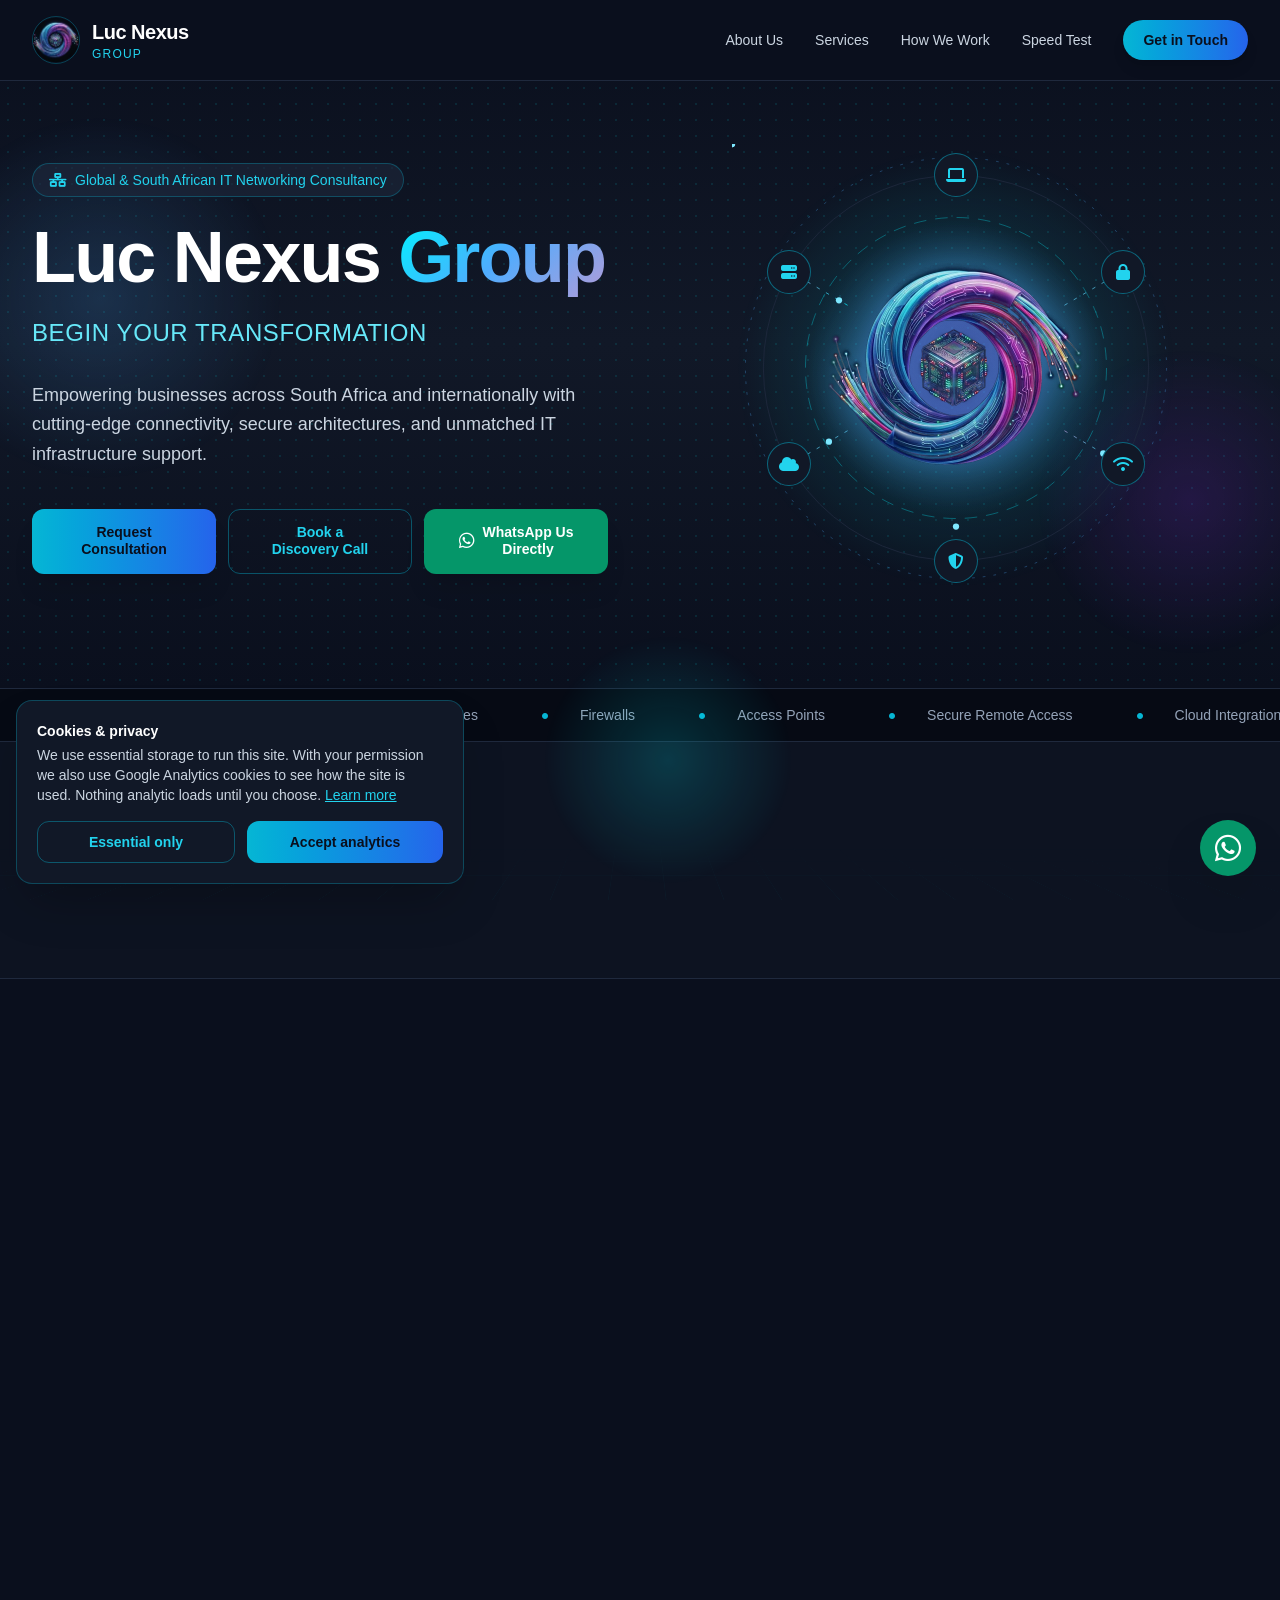
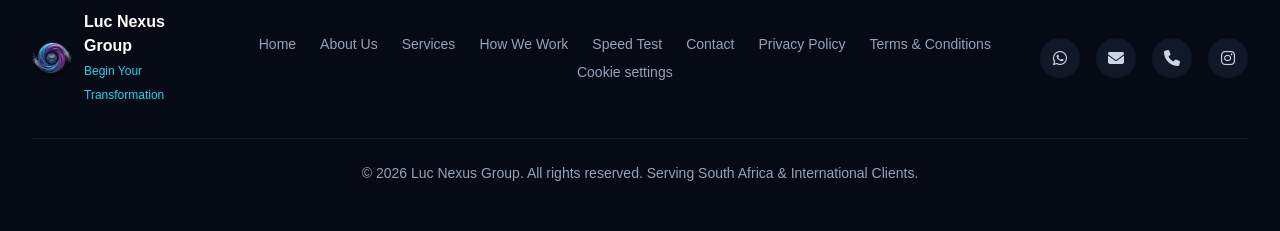
<file: index.html>
<!DOCTYPE html>
<html lang="en" class="scroll-smooth">
<head>
<meta charset="UTF-8">
<meta name="viewport" content="width=device-width, initial-scale=1.0">
<title>Luc Nexus Networking Group | IT & Network Solutions</title>
<meta name="description" content="Professional IT networking and technology solutions for businesses in South Africa and internationally. We provide network design, implementation, security, troubleshooting and cloud integration.">
<link rel="canonical" href="https://lucnexusgroup.com/index.html">
<link rel="icon" href="/favicon.ico" sizes="any">
<link rel="icon" type="image/png" sizes="48x48" href="/favicon-48.png">
<link rel="icon" type="image/png" sizes="96x96" href="/favicon-96.png">
<link rel="icon" type="image/png" sizes="192x192" href="/favicon-192.png">
<link rel="apple-touch-icon" href="/apple-touch-icon.png">
<meta property="og:type" content="website"><meta property="og:site_name" content="Luc Nexus Group"><meta property="og:title" content="Luc Nexus Networking Group | IT & Network Solutions"><meta property="og:description" content="Professional IT networking and technology solutions for businesses in South Africa and internationally. We provide network design, implementation, security, troubleshooting and cloud integration."><meta property="og:url" content="https://lucnexusgroup.com/index.html"><meta property="og:image" content="https://lucnexusgroup.com/assets/luc-nexus-logo-transparent.png">
<script type="application/ld+json">{"@context": "https://schema.org", "@type": "ProfessionalService", "name": "Luc Nexus Group", "alternateName": "Luc Nexus Networking Group", "url": "https://lucnexusgroup.com/", "logo": "https://lucnexusgroup.com/assets/luc-nexus-logo-transparent.png", "telephone": "+27824720050", "email": "luxnexusgroup@gmail.com", "areaServed": ["South Africa", "International"], "sameAs": ["https://www.instagram.com/lucnexusgroup/"]}</script>
<script>document.documentElement.classList.add('js')</script>
<script src="assets/consent.js"></script>
<link rel="stylesheet" href="assets/tailwind.css">
<link rel="preconnect" href="https://cdnjs.cloudflare.com" crossorigin><link rel="stylesheet" href="https://cdnjs.cloudflare.com/ajax/libs/font-awesome/6.4.0/css/all.min.css" media="print" onload="this.media='all'"><noscript><link rel="stylesheet" href="https://cdnjs.cloudflare.com/ajax/libs/font-awesome/6.4.0/css/all.min.css"></noscript>
<style>
.glow-effect{box-shadow:0 0 25px rgba(0,242,254,.15)}.glow-effect:hover{box-shadow:0 0 35px rgba(0,242,254,.3)}
.text-gradient{background:linear-gradient(135deg,#00f2fe 0%,#4facfe 50%,#b19cd9 100%);-webkit-background-clip:text;-webkit-text-fill-color:transparent}
.js .reveal{opacity:0;transform:translateY(28px);transition:opacity .8s cubic-bezier(.2,.7,.2,1),transform .8s cubic-bezier(.2,.7,.2,1);transition-delay:var(--d,0s)}
.js .reveal.left{transform:translateX(-44px)}.js .reveal.right{transform:translateX(44px)}.js .reveal.zoom{transform:scale(.9)}.js .reveal.in{opacity:1;transform:none}
@keyframes spin{to{transform:rotate(360deg)}}@keyframes marquee{to{transform:translateX(-50%)}}@keyframes dash{to{stroke-dashoffset:-24}}@keyframes pulse{50%{opacity:.4;transform:scale(1.5)}}@keyframes pop{from{opacity:0;transform:translateY(10px)}}@keyframes breathe{50%{transform:scale(1.04)}}@keyframes halo{50%{opacity:.55;transform:scale(1.08)}}@keyframes bob{50%{transform:translateY(-6px)}}
.spin-a{animation:spin 70s linear infinite;transform-origin:250px 250px}.spin-b{animation:spin 45s linear infinite reverse;transform-origin:250px 250px}
.marquee{animation:marquee 38s linear infinite;width:max-content}.flow{stroke-dasharray:4 8;animation:dash 1.2s linear infinite}
.node{transform-box:fill-box;transform-origin:center;animation:pulse 3s ease-in-out infinite}.bob{animation:bob 5s ease-in-out infinite}.logo-blend{filter:drop-shadow(0 0 22px rgba(79,172,254,.45));animation:breathe 7s ease-in-out infinite}.halo{transform-box:fill-box;transform-origin:center;animation:halo 7s ease-in-out infinite}.pop{animation:pop .5s ease}
.ring{stroke-dasharray:var(--c);stroke-dashoffset:var(--c);transition:stroke-dashoffset 1.8s ease .3s}.in .ring{stroke-dashoffset:var(--o)}
.tab[aria-selected=true],.find[aria-selected=true]{background:#06b6d4;color:#0a0f1d;border-color:#06b6d4}
.chip[aria-current=true]{color:#22d3ee;border-color:rgba(6,182,212,.6)}
@media(prefers-reduced-motion:reduce){*{animation:none!important;transition:none!important}.js .reveal{opacity:1;transform:none}}
</style>
<link rel="stylesheet" href="assets/depth.css">
<script src="assets/site.js?v=20261114" defer></script>
</head>
<body class="bg-navy-900 text-slate-100 font-sans antialiased selection:bg-cyan-500 selection:text-navy-900">
<a href="#main" class="sr-only focus:not-sr-only focus:fixed focus:top-2 focus:left-2 focus:z-[80] focus:bg-cyan-500 focus:text-navy-900 focus:px-4 focus:py-2 focus:rounded">Skip to content</a>
<div id="progress" class="fixed top-0 left-0 h-0.5 w-0 bg-gradient-to-r from-cyan-400 to-blue-500 z-[60]"></div>
    <header class="fixed top-0 left-0 right-0 z-50 bg-navy-900/90 backdrop-blur-md border-b border-navy-700 transition-shadow">
        <div class="max-w-7xl mx-auto px-4 sm:px-6 lg:px-8 h-20 flex items-center justify-between">
            <a href="index.html" class="flex items-center space-x-3 group">
                <img src="assets/logo-96.webp" alt="Luc Nexus Networking Group Logo" class="w-12 h-12 object-contain rounded-full border border-cyan-500/30 group-hover:border-cyan-400 transition-all">
                <div class="flex flex-col">
                    <span class="font-bold text-lg sm:text-xl tracking-tight text-white group-hover:text-cyan-400 transition-colors">Luc Nexus</span>
                    <span class="text-xs text-cyan-400 font-medium tracking-widest uppercase">Group</span>
                </div>
            </a>
            <nav class="hidden md:flex items-center space-x-8 text-sm font-medium" aria-label="Main">
                <a href="about.html" class="text-slate-300 hover:text-cyan-400 transition-colors">About Us</a>
                <a href="services.html" class="text-slate-300 hover:text-cyan-400 transition-colors">Services</a>
                <a href="process.html" class="text-slate-300 hover:text-cyan-400 transition-colors">How We Work</a>
                <a href="speed-test.html" class="text-slate-300 hover:text-cyan-400 transition-colors">Speed Test</a>
                <a href="contact.html" class="bg-gradient-to-r from-cyan-500 to-blue-600 text-navy-900 font-semibold px-5 py-2.5 rounded-full shadow-lg hover:opacity-90 transition-opacity">Get in Touch</a>
            </nav>
            <button id="mobile-menu-button" class="md:hidden text-slate-300 hover:text-white focus:outline-none" aria-label="Toggle menu" aria-expanded="false"><i class="fa-solid fa-bars text-2xl"></i></button>
        </div>
        <div id="mobile-menu" class="hidden md:hidden bg-navy-800 border-b border-navy-700 px-4 pt-2 pb-6 space-y-3">
            <a href="about.html" class="block py-2 text-slate-300 hover:text-cyan-400">About Us</a>
            <a href="services.html" class="block py-2 text-slate-300 hover:text-cyan-400">Services</a>
            <a href="process.html" class="block py-2 text-slate-300 hover:text-cyan-400">How We Work</a>
            <a href="speed-test.html" class="block py-2 text-slate-300 hover:text-cyan-400">Speed Test</a>
            <a href="contact.html" class="block text-center mt-3 bg-gradient-to-r from-cyan-500 to-blue-600 text-navy-900 font-semibold py-2.5 rounded-full">Get in Touch</a>
        </div>
    </header>
<main id="main">
    <section class="relative pt-28 pb-16 lg:pt-36 lg:pb-24 overflow-hidden bg-gradient-to-b from-navy-900 via-navy-800 to-navy-900">
        <div class="absolute inset-0 opacity-10 bg-[radial-gradient(#00f2fe_1px,transparent_1px)] [background-size:16px_16px]"></div>
        <div class="max-w-7xl mx-auto px-4 sm:px-6 lg:px-8 relative z-10 grid lg:grid-cols-2 gap-12 items-center">
            <div class="text-center lg:text-left reveal left">
                <div class="inline-flex items-center space-x-2 bg-navy-700/60 border border-cyan-500/30 px-4 py-1.5 rounded-full text-cyan-400 text-xs sm:text-sm font-medium mb-6"><i class="fa-solid fa-network-wired"></i><span>Global &amp; South African IT Networking Consultancy</span></div>
                <h1 class="text-4xl sm:text-6xl lg:text-7xl font-extrabold tracking-tight text-white mb-6">Luc Nexus <span class="text-gradient">Group</span></h1>
                <p class="text-xl sm:text-2xl font-light text-cyan-300 tracking-wide uppercase mb-8">Begin Your Transformation</p>
                <p class="max-w-xl mx-auto lg:mx-0 text-base sm:text-lg text-slate-300 mb-10 leading-relaxed">Empowering businesses across South Africa and internationally with cutting-edge connectivity, secure architectures, and unmatched IT infrastructure support.</p>
                <div class="grid grid-cols-3 gap-2 sm:gap-3 max-w-xl mx-auto lg:mx-0"><a href="contact.html" class="flex items-center justify-center text-center leading-tight font-bold text-xs sm:text-[13px] xl:text-sm px-2 sm:px-3 py-3.5 rounded-xl whitespace-nowrap transition-all bg-gradient-to-r from-cyan-500 to-blue-600 text-navy-900 shadow-xl hover:opacity-95">Request<br>Consultation</a><a href="contact.html#book" class="flex items-center justify-center text-center leading-tight font-bold text-xs sm:text-[13px] xl:text-sm px-2 sm:px-3 py-3.5 rounded-xl whitespace-nowrap transition-all border border-cyan-500/40 text-cyan-400 hover:bg-navy-700">Book a<br>Discovery Call</a><a href="https://wa.me/27824720050" target="_blank" rel="noopener" class="flex items-center justify-center text-center leading-tight font-bold text-xs sm:text-[13px] xl:text-sm px-2 sm:px-3 py-3.5 rounded-xl whitespace-nowrap transition-all bg-emerald-600 hover:bg-emerald-500 text-white shadow-xl gap-2"><i class="fa-brands fa-whatsapp text-lg hidden sm:inline"></i><span>WhatsApp Us<br>Directly</span></a></div>
            </div>
            <div class="reveal zoom" style="--d:.2s"><div class="relative mx-auto w-full max-w-md aspect-square" data-parallax><div class="relative w-full h-full">
<svg viewBox="0 0 500 500" class="absolute inset-0 w-full h-full" aria-hidden="true"><defs><radialGradient id="g"><stop offset="0" stop-color="#00f2fe" stop-opacity=".22"/><stop offset="1" stop-color="#00f2fe" stop-opacity="0"/></radialGradient><radialGradient id="h"><stop offset=".35" stop-color="#8a2be2" stop-opacity=".35"/><stop offset=".7" stop-color="#4facfe" stop-opacity=".14"/><stop offset="1" stop-color="#4facfe" stop-opacity="0"/></radialGradient><linearGradient id="lg" x1="0" y1="0" x2="1" y2="1"><stop offset="0" stop-color="#b19cd9"/><stop offset="1" stop-color="#00f2fe"/></linearGradient></defs><circle cx="250" cy="250" r="245" fill="url(#g)"/><circle class="halo" cx="250" cy="250" r="165" fill="url(#h)"/><g class="spin-a"><circle cx="250" cy="250" r="235" fill="none" stroke="#4facfe" stroke-opacity=".35" stroke-dasharray="3 9"/></g><g class="spin-b"><circle cx="250" cy="250" r="168" fill="none" stroke="#00f2fe" stroke-opacity=".35" stroke-dasharray="14 10"/></g><circle cx="250" cy="250" r="215" fill="none" stroke="#1f293d"/><line x1="371" y1="320" x2="436" y2="358" stroke="url(#lg)" stroke-opacity=".8" class="flow"/><circle r="3.5" fill="#7ee8ff"><animateMotion dur="2.6s" begin="0.0s" repeatCount="indefinite" path="M371,320 L436,358"/></circle><line x1="250" y1="390" x2="250" y2="465" stroke="url(#lg)" stroke-opacity=".8" class="flow"/><circle r="3.5" fill="#7ee8ff"><animateMotion dur="2.6s" begin="0.45s" repeatCount="indefinite" path="M250,390 L250,465"/></circle><line x1="129" y1="320" x2="64" y2="358" stroke="url(#lg)" stroke-opacity=".8" class="flow"/><circle r="3.5" fill="#7ee8ff"><animateMotion dur="2.6s" begin="0.9s" repeatCount="indefinite" path="M129,320 L64,358"/></circle><line x1="129" y1="180" x2="64" y2="142" stroke="url(#lg)" stroke-opacity=".8" class="flow"/><circle r="3.5" fill="#7ee8ff"><animateMotion dur="2.6s" begin="1.35s" repeatCount="indefinite" path="M129,180 L64,142"/></circle><line x1="250" y1="110" x2="250" y2="35" stroke="url(#lg)" stroke-opacity=".8" class="flow"/><circle r="3.5" fill="#7ee8ff"><animateMotion dur="2.6s" begin="1.8s" repeatCount="indefinite" path="M250,110 L250,35"/></circle><line x1="371" y1="180" x2="436" y2="142" stroke="url(#lg)" stroke-opacity=".8" class="flow"/><circle r="3.5" fill="#7ee8ff"><animateMotion dur="2.6s" begin="2.25s" repeatCount="indefinite" path="M371,180 L436,142"/></circle></svg>
<div class="absolute -translate-x-1/2 -translate-y-1/2 w-11 h-11 rounded-full bg-navy-800 border border-cyan-500/50 text-cyan-400 flex items-center justify-center bob" style="left:87.2%;top:71.5%;animation-delay:0.0s"><i class="fa-solid fa-wifi"></i></div><div class="absolute -translate-x-1/2 -translate-y-1/2 w-11 h-11 rounded-full bg-navy-800 border border-cyan-500/50 text-cyan-400 flex items-center justify-center bob" style="left:50.0%;top:93.0%;animation-delay:0.6s"><i class="fa-solid fa-shield-halved"></i></div><div class="absolute -translate-x-1/2 -translate-y-1/2 w-11 h-11 rounded-full bg-navy-800 border border-cyan-500/50 text-cyan-400 flex items-center justify-center bob" style="left:12.8%;top:71.5%;animation-delay:1.2s"><i class="fa-solid fa-cloud"></i></div><div class="absolute -translate-x-1/2 -translate-y-1/2 w-11 h-11 rounded-full bg-navy-800 border border-cyan-500/50 text-cyan-400 flex items-center justify-center bob" style="left:12.8%;top:28.5%;animation-delay:1.7999999999999998s"><i class="fa-solid fa-server"></i></div><div class="absolute -translate-x-1/2 -translate-y-1/2 w-11 h-11 rounded-full bg-navy-800 border border-cyan-500/50 text-cyan-400 flex items-center justify-center bob" style="left:50.0%;top:7.0%;animation-delay:2.4s"><i class="fa-solid fa-laptop"></i></div><div class="absolute -translate-x-1/2 -translate-y-1/2 w-11 h-11 rounded-full bg-navy-800 border border-cyan-500/50 text-cyan-400 flex items-center justify-center bob" style="left:87.2%;top:28.5%;animation-delay:3.0s"><i class="fa-solid fa-lock"></i></div><div class="absolute inset-0 flex items-center justify-center"><img src="assets/hero-logo.webp" fetchpriority="high" alt="Luc Nexus Group logo" width="520" height="496" class="logo-blend w-[58%]"></div></div></div></div>
        </div>
    </section>
    <div class="bg-navy-950 border-y border-navy-700 py-4 overflow-hidden" aria-hidden="true"><div class="marquee flex"><span class="mx-8 text-sm font-medium text-slate-400 whitespace-nowrap"><i class="fa-solid fa-circle text-[6px] text-cyan-500 mr-8 align-middle"></i>Network Design</span><span class="mx-8 text-sm font-medium text-slate-400 whitespace-nowrap"><i class="fa-solid fa-circle text-[6px] text-cyan-500 mr-8 align-middle"></i>Routers</span><span class="mx-8 text-sm font-medium text-slate-400 whitespace-nowrap"><i class="fa-solid fa-circle text-[6px] text-cyan-500 mr-8 align-middle"></i>Switches</span><span class="mx-8 text-sm font-medium text-slate-400 whitespace-nowrap"><i class="fa-solid fa-circle text-[6px] text-cyan-500 mr-8 align-middle"></i>Firewalls</span><span class="mx-8 text-sm font-medium text-slate-400 whitespace-nowrap"><i class="fa-solid fa-circle text-[6px] text-cyan-500 mr-8 align-middle"></i>Access Points</span><span class="mx-8 text-sm font-medium text-slate-400 whitespace-nowrap"><i class="fa-solid fa-circle text-[6px] text-cyan-500 mr-8 align-middle"></i>Secure Remote Access</span><span class="mx-8 text-sm font-medium text-slate-400 whitespace-nowrap"><i class="fa-solid fa-circle text-[6px] text-cyan-500 mr-8 align-middle"></i>Cloud Integration</span><span class="mx-8 text-sm font-medium text-slate-400 whitespace-nowrap"><i class="fa-solid fa-circle text-[6px] text-cyan-500 mr-8 align-middle"></i>Hybrid &amp; Multi-Cloud</span><span class="mx-8 text-sm font-medium text-slate-400 whitespace-nowrap"><i class="fa-solid fa-circle text-[6px] text-cyan-500 mr-8 align-middle"></i>Performance Tuning</span><span class="mx-8 text-sm font-medium text-slate-400 whitespace-nowrap"><i class="fa-solid fa-circle text-[6px] text-cyan-500 mr-8 align-middle"></i>Continuous Monitoring</span><span class="mx-8 text-sm font-medium text-slate-400 whitespace-nowrap"><i class="fa-solid fa-circle text-[6px] text-cyan-500 mr-8 align-middle"></i>Network Design</span><span class="mx-8 text-sm font-medium text-slate-400 whitespace-nowrap"><i class="fa-solid fa-circle text-[6px] text-cyan-500 mr-8 align-middle"></i>Routers</span><span class="mx-8 text-sm font-medium text-slate-400 whitespace-nowrap"><i class="fa-solid fa-circle text-[6px] text-cyan-500 mr-8 align-middle"></i>Switches</span><span class="mx-8 text-sm font-medium text-slate-400 whitespace-nowrap"><i class="fa-solid fa-circle text-[6px] text-cyan-500 mr-8 align-middle"></i>Firewalls</span><span class="mx-8 text-sm font-medium text-slate-400 whitespace-nowrap"><i class="fa-solid fa-circle text-[6px] text-cyan-500 mr-8 align-middle"></i>Access Points</span><span class="mx-8 text-sm font-medium text-slate-400 whitespace-nowrap"><i class="fa-solid fa-circle text-[6px] text-cyan-500 mr-8 align-middle"></i>Secure Remote Access</span><span class="mx-8 text-sm font-medium text-slate-400 whitespace-nowrap"><i class="fa-solid fa-circle text-[6px] text-cyan-500 mr-8 align-middle"></i>Cloud Integration</span><span class="mx-8 text-sm font-medium text-slate-400 whitespace-nowrap"><i class="fa-solid fa-circle text-[6px] text-cyan-500 mr-8 align-middle"></i>Hybrid &amp; Multi-Cloud</span><span class="mx-8 text-sm font-medium text-slate-400 whitespace-nowrap"><i class="fa-solid fa-circle text-[6px] text-cyan-500 mr-8 align-middle"></i>Performance Tuning</span><span class="mx-8 text-sm font-medium text-slate-400 whitespace-nowrap"><i class="fa-solid fa-circle text-[6px] text-cyan-500 mr-8 align-middle"></i>Continuous Monitoring</span></div></div>
    <section class="py-20 bg-navy-800/50 ">
        <div class="max-w-7xl mx-auto px-4 sm:px-6 lg:px-8">
            <div class="grid grid-cols-1 sm:grid-cols-3 gap-8 text-center"><div class="reveal" style="--d:0.0s"><div class="text-5xl font-extrabold text-gradient"><span data-count="5" data-suffix="+">0</span></div><p class="text-slate-400 mt-2 text-sm">Years of IT &amp; network experience</p></div><div class="reveal" style="--d:0.12s"><div class="text-5xl font-extrabold text-gradient"><span data-count="6" data-suffix="">0</span></div><p class="text-slate-400 mt-2 text-sm">Core network services</p></div><div class="reveal" style="--d:0.24s"><div class="text-5xl font-extrabold text-gradient"><span data-count="100" data-suffix="%">0</span></div><p class="text-slate-400 mt-2 text-sm">Custom-designed solutions</p></div></div>
        </div>
    </section>
    <section id="services" class="py-20 bg-navy-900 border-t border-navy-700">
        <div class="max-w-7xl mx-auto px-4 sm:px-6 lg:px-8">
            <div class="text-center max-w-3xl mx-auto mb-14 reveal">
                <h2 class="text-3xl sm:text-4xl font-bold text-white mb-4">Our Professional Services</h2>
                <div class="w-20 h-1 bg-cyan-500 mx-auto mb-6 rounded-full"></div>
                <p class="text-slate-400">Comprehensive IT and network consultancy solutions built to secure, scale, and transform your business connectivity.</p>
            </div>
            <div class="grid grid-cols-1 md:grid-cols-2 lg:grid-cols-3 gap-6"><a href="services.html#troubleshooting" class="reveal group block bg-navy-800 border border-navy-700 rounded-2xl p-7 hover:border-cyan-500/50 hover:-translate-y-1 transition-all" style="--d:0.0s">
                    <div class="w-14 h-14 bg-cyan-500/10 text-cyan-400 rounded-xl flex items-center justify-center text-2xl mb-5 group-hover:bg-cyan-500 group-hover:text-navy-900 transition-colors"><i class="fa-solid fa-screwdriver-wrench"></i></div>
                    <h3 class="text-lg font-bold text-white mb-2">Basic Network Troubleshooting</h3><p class="text-slate-400 text-sm">Fast fixes for everyday faults</p>
                    <span class="inline-flex items-center space-x-2 mt-4 text-cyan-400 text-sm font-semibold group-hover:translate-x-1 transition-transform"><span>Learn more</span><i class="fa-solid fa-arrow-right"></i></span></a><a href="services.html#connectivity-check" class="reveal group block bg-navy-800 border border-navy-700 rounded-2xl p-7 hover:border-cyan-500/50 hover:-translate-y-1 transition-all" style="--d:0.1s">
                    <div class="w-14 h-14 bg-cyan-500/10 text-cyan-400 rounded-xl flex items-center justify-center text-2xl mb-5 group-hover:bg-cyan-500 group-hover:text-navy-900 transition-colors"><i class="fa-solid fa-gauge-high"></i></div>
                    <h3 class="text-lg font-bold text-white mb-2">Basic Connectivity Check</h3><p class="text-slate-400 text-sm">Verify links, speeds and devices</p>
                    <span class="inline-flex items-center space-x-2 mt-4 text-cyan-400 text-sm font-semibold group-hover:translate-x-1 transition-transform"><span>Learn more</span><i class="fa-solid fa-arrow-right"></i></span></a><a href="services.html#device-configuration" class="reveal group block bg-navy-800 border border-navy-700 rounded-2xl p-7 hover:border-cyan-500/50 hover:-translate-y-1 transition-all" style="--d:0.2s">
                    <div class="w-14 h-14 bg-cyan-500/10 text-cyan-400 rounded-xl flex items-center justify-center text-2xl mb-5 group-hover:bg-cyan-500 group-hover:text-navy-900 transition-colors"><i class="fa-solid fa-sliders"></i></div>
                    <h3 class="text-lg font-bold text-white mb-2">Device Configuration Support</h3><p class="text-slate-400 text-sm">Routers to phones, set up right</p>
                    <span class="inline-flex items-center space-x-2 mt-4 text-cyan-400 text-sm font-semibold group-hover:translate-x-1 transition-transform"><span>Learn more</span><i class="fa-solid fa-arrow-right"></i></span></a><a href="services.html#assessment-design" class="reveal group block bg-navy-800 border border-navy-700 rounded-2xl p-7 hover:border-cyan-500/50 hover:-translate-y-1 transition-all" style="--d:0.0s">
                    <div class="w-14 h-14 bg-cyan-500/10 text-cyan-400 rounded-xl flex items-center justify-center text-2xl mb-5 group-hover:bg-cyan-500 group-hover:text-navy-900 transition-colors"><i class="fa-solid fa-map"></i></div>
                    <h3 class="text-lg font-bold text-white mb-2">Network Assessment & Design</h3><p class="text-slate-400 text-sm">A roadmap built around you</p>
                    <span class="inline-flex items-center space-x-2 mt-4 text-cyan-400 text-sm font-semibold group-hover:translate-x-1 transition-transform"><span>Learn more</span><i class="fa-solid fa-arrow-right"></i></span></a><a href="services.html#implementation" class="reveal group block bg-navy-800 border border-navy-700 rounded-2xl p-7 hover:border-cyan-500/50 hover:-translate-y-1 transition-all" style="--d:0.1s">
                    <div class="w-14 h-14 bg-cyan-500/10 text-cyan-400 rounded-xl flex items-center justify-center text-2xl mb-5 group-hover:bg-cyan-500 group-hover:text-navy-900 transition-colors"><i class="fa-solid fa-server"></i></div>
                    <h3 class="text-lg font-bold text-white mb-2">Network Implementation or Deployment</h3><p class="text-slate-400 text-sm">Designs built and rolled out</p>
                    <span class="inline-flex items-center space-x-2 mt-4 text-cyan-400 text-sm font-semibold group-hover:translate-x-1 transition-transform"><span>Learn more</span><i class="fa-solid fa-arrow-right"></i></span></a><a href="services.html#security-cloud" class="reveal group block bg-navy-800 border border-navy-700 rounded-2xl p-7 hover:border-cyan-500/50 hover:-translate-y-1 transition-all" style="--d:0.2s">
                    <div class="w-14 h-14 bg-cyan-500/10 text-cyan-400 rounded-xl flex items-center justify-center text-2xl mb-5 group-hover:bg-cyan-500 group-hover:text-navy-900 transition-colors"><i class="fa-solid fa-shield-halved"></i></div>
                    <h3 class="text-lg font-bold text-white mb-2">Network Security, Optimization, & Cloud Integration</h3><p class="text-slate-400 text-sm">Protected, tuned and cloud-ready</p>
                    <span class="inline-flex items-center space-x-2 mt-4 text-cyan-400 text-sm font-semibold group-hover:translate-x-1 transition-transform"><span>Learn more</span><i class="fa-solid fa-arrow-right"></i></span></a></div>
        </div>
    </section>
    <section class="py-20 bg-navy-800/50 border-t border-navy-700">
        <div class="max-w-7xl mx-auto px-4 sm:px-6 lg:px-8">
            <div class="max-w-4xl mx-auto text-center reveal">
                <h2 class="text-3xl sm:text-4xl font-bold text-white mb-4">Which service fits you?</h2>
                <div class="w-20 h-1 bg-cyan-500 mx-auto mb-6 rounded-full"></div>
                <p class="text-slate-400 mb-8">Choose the situation that sounds most like yours.</p>
                <div class="flex flex-wrap justify-center gap-3 mb-8"><button class="find px-4 py-2.5 rounded-full border border-navy-600 bg-navy-800 text-slate-300 text-sm font-medium hover:border-cyan-500/60 transition-colors" aria-selected="false" data-find data-id="troubleshooting" data-t="Basic Network Troubleshooting" data-i="fa-screwdriver-wrench">Something isn’t working</button><button class="find px-4 py-2.5 rounded-full border border-navy-600 bg-navy-800 text-slate-300 text-sm font-medium hover:border-cyan-500/60 transition-colors" aria-selected="false" data-find data-id="connectivity-check" data-t="Basic Connectivity Check" data-i="fa-gauge-high">I want a health check</button><button class="find px-4 py-2.5 rounded-full border border-navy-600 bg-navy-800 text-slate-300 text-sm font-medium hover:border-cyan-500/60 transition-colors" aria-selected="false" data-find data-id="device-configuration" data-t="Device Configuration Support" data-i="fa-sliders">I have new devices</button><button class="find px-4 py-2.5 rounded-full border border-navy-600 bg-navy-800 text-slate-300 text-sm font-medium hover:border-cyan-500/60 transition-colors" aria-selected="false" data-find data-id="assessment-design" data-t="Network Assessment &amp; Design" data-i="fa-map">I’m planning for growth</button><button class="find px-4 py-2.5 rounded-full border border-navy-600 bg-navy-800 text-slate-300 text-sm font-medium hover:border-cyan-500/60 transition-colors" aria-selected="false" data-find data-id="implementation" data-t="Network Implementation or Deployment" data-i="fa-server">I have a design to build</button><button class="find px-4 py-2.5 rounded-full border border-navy-600 bg-navy-800 text-slate-300 text-sm font-medium hover:border-cyan-500/60 transition-colors" aria-selected="false" data-find data-id="security-cloud" data-t="Network Security, Optimization, &amp; Cloud Integration" data-i="fa-shield-halved">I need security or cloud</button></div>
                <div id="find-result" class="bg-navy-900 border border-navy-700 rounded-2xl p-6 sm:p-8 min-h-[130px] flex items-center justify-center glow-effect"><p class="text-slate-500 text-sm">Your recommendation will appear here.</p></div>
                <button id="find-reset" type="button" class="hidden mt-5 inline-flex items-center gap-2 text-sm font-medium text-cyan-400 hover:text-cyan-300 hover:underline"><i class="fa-solid fa-rotate-left"></i>Reset selection</button>
            </div>
        </div>
    </section>
    <section id="why-choose-us" class="py-20 bg-navy-900 border-t border-navy-700">
        <div class="max-w-7xl mx-auto px-4 sm:px-6 lg:px-8">
            <div class="grid lg:grid-cols-2 gap-12 items-center">
                <div class="reveal left" data-tabs>
                    <h2 class="text-3xl sm:text-4xl font-bold text-white mb-4">Why Choose Us?</h2>
                    <div class="w-20 h-1 bg-cyan-500 mb-8 rounded-full"></div>
                    <div class="flex flex-wrap gap-3 mb-6"><button class="tab px-5 py-2.5 rounded-full border border-navy-600 bg-navy-800 text-slate-300 text-sm font-semibold transition-colors" aria-selected="true" data-tab="0"><i class="fa-solid fa-award mr-2"></i>Experience</button><button class="tab px-5 py-2.5 rounded-full border border-navy-600 bg-navy-800 text-slate-300 text-sm font-semibold transition-colors" aria-selected="false" data-tab="1"><i class="fa-solid fa-pen-ruler mr-2"></i>Tailored</button><button class="tab px-5 py-2.5 rounded-full border border-navy-600 bg-navy-800 text-slate-300 text-sm font-semibold transition-colors" aria-selected="false" data-tab="2"><i class="fa-solid fa-gauge-simple-high mr-2"></i>Optimized</button><button class="tab px-5 py-2.5 rounded-full border border-navy-600 bg-navy-800 text-slate-300 text-sm font-semibold transition-colors" aria-selected="false" data-tab="3"><i class="fa-solid fa-handshake mr-2"></i>Partnership</button></div>
                    <div class="bg-navy-800 border border-navy-700 rounded-2xl p-8 glow-effect min-h-[190px] flex items-center"><p data-panel="0" class="text-lg text-slate-300 leading-relaxed">We bring together years of IT and networking expertise with a deep commitment to your business’s success.</p><p data-panel="1" class="hidden text-lg text-slate-300 leading-relaxed">We don’t believe in one-size-fits-all, every solution is custom-designed, and we work closely with you to understand your unique challenges.</p><p data-panel="2" class="hidden text-lg text-slate-300 leading-relaxed">Our tailored solutions ensure your network is not just functional, but optimized for growth, security, and performance.</p><p data-panel="3" class="hidden text-lg text-slate-300 leading-relaxed">From secure remote access to scalable cloud integration, we’re not just consultants, we’re your trusted partner in building a robust, future-proof network solution.</p></div>
                </div>
                <div class="reveal right flex flex-col items-center gap-6"><div class="relative"><svg viewBox="0 0 240 240" class="w-64 h-64" aria-hidden="true"><circle cx="120" cy="120" r="100" fill="none" stroke="#1f293d" stroke-width="14"/><circle class="ring" cx="120" cy="120" r="100" fill="none" stroke="#00f2fe" stroke-width="14" stroke-linecap="round" transform="rotate(-90 120 120)" style="--c:628;--o:94"/><circle cx="120" cy="120" r="76" fill="none" stroke="#1f293d" stroke-width="14"/><circle class="ring" cx="120" cy="120" r="76" fill="none" stroke="#4facfe" stroke-width="14" stroke-linecap="round" transform="rotate(-90 120 120)" style="--c:478;--o:120"/><circle cx="120" cy="120" r="52" fill="none" stroke="#1f293d" stroke-width="14"/><circle class="ring" cx="120" cy="120" r="52" fill="none" stroke="#8a2be2" stroke-width="14" stroke-linecap="round" transform="rotate(-90 120 120)" style="--c:327;--o:49"/></svg><i class="fa-solid fa-network-wired text-cyan-400 text-3xl absolute left-1/2 top-1/2 -translate-x-1/2 -translate-y-1/2"></i></div><ul class="flex gap-6 text-sm text-slate-300"><li class="flex items-center space-x-2"><span class="w-3 h-3 rounded-full" style="background:#00f2fe"></span><span>Performance</span></li><li class="flex items-center space-x-2"><span class="w-3 h-3 rounded-full" style="background:#4facfe"></span><span>Security</span></li><li class="flex items-center space-x-2"><span class="w-3 h-3 rounded-full" style="background:#8a2be2"></span><span>Growth</span></li></ul></div>
            </div>
        </div>
    </section>
    <section class="py-20 bg-navy-800/50 border-t border-navy-700"><div class="max-w-7xl mx-auto px-4 sm:px-6 lg:px-8"><div class="text-center max-w-3xl mx-auto mb-14 reveal"><h2 class="text-3xl sm:text-4xl font-bold text-white mb-4">Problems we help you solve</h2><div class="w-20 h-1 bg-cyan-500 mx-auto mb-6 rounded-full"></div><p class="text-slate-400">Most enquiries start with one of these. If yours isn’t listed, tell us about it.</p></div><div class="grid md:grid-cols-2 lg:grid-cols-3 gap-6"><div data-glow class="reveal bg-navy-800 border border-navy-700 rounded-2xl p-7 hover:border-cyan-500/50 transition-colors" style="--d:0.0s"><div class="w-12 h-12 bg-cyan-500/10 text-cyan-400 rounded-xl flex items-center justify-center text-xl mb-4"><i class="fa-solid fa-wifi"></i></div><h3 class="text-lg font-bold text-white mb-2">Wi‑Fi that drops or crawls</h3><p class="text-slate-400 text-sm leading-relaxed">Dead spots, congested channels and badly placed access points are common, fixable causes.</p></div><div data-glow class="reveal bg-navy-800 border border-navy-700 rounded-2xl p-7 hover:border-cyan-500/50 transition-colors" style="--d:0.1s"><div class="w-12 h-12 bg-cyan-500/10 text-cyan-400 rounded-xl flex items-center justify-center text-xl mb-4"><i class="fa-solid fa-hourglass-half"></i></div><h3 class="text-lg font-bold text-white mb-2">Slow internet at the office</h3><p class="text-slate-400 text-sm leading-relaxed">We check whether the bottleneck is the line, the router, the cabling or the way the network is set up.</p></div><div data-glow class="reveal bg-navy-800 border border-navy-700 rounded-2xl p-7 hover:border-cyan-500/50 transition-colors" style="--d:0.2s"><div class="w-12 h-12 bg-cyan-500/10 text-cyan-400 rounded-xl flex items-center justify-center text-xl mb-4"><i class="fa-solid fa-video"></i></div><h3 class="text-lg font-bold text-white mb-2">Choppy video calls</h3><p class="text-slate-400 text-sm leading-relaxed">Latency, jitter and uneven bandwidth sharing all hurt calls. We find which one is to blame.</p></div><div data-glow class="reveal bg-navy-800 border border-navy-700 rounded-2xl p-7 hover:border-cyan-500/50 transition-colors" style="--d:0.0s"><div class="w-12 h-12 bg-cyan-500/10 text-cyan-400 rounded-xl flex items-center justify-center text-xl mb-4"><i class="fa-solid fa-lock"></i></div><h3 class="text-lg font-bold text-white mb-2">An unsecured network</h3><p class="text-slate-400 text-sm leading-relaxed">Default passwords, flat networks and missing firewall rules leave doors open. We close them.</p></div><div data-glow class="reveal bg-navy-800 border border-navy-700 rounded-2xl p-7 hover:border-cyan-500/50 transition-colors" style="--d:0.1s"><div class="w-12 h-12 bg-cyan-500/10 text-cyan-400 rounded-xl flex items-center justify-center text-xl mb-4"><i class="fa-solid fa-cloud-arrow-up"></i></div><h3 class="text-lg font-bold text-white mb-2">Moving to the cloud</h3><p class="text-slate-400 text-sm leading-relaxed">Connecting offices and staff to cloud services reliably and securely, including hybrid setups.</p></div><div data-glow class="reveal bg-navy-800 border border-navy-700 rounded-2xl p-7 hover:border-cyan-500/50 transition-colors" style="--d:0.2s"><div class="w-12 h-12 bg-cyan-500/10 text-cyan-400 rounded-xl flex items-center justify-center text-xl mb-4"><i class="fa-solid fa-plug-circle-bolt"></i></div><h3 class="text-lg font-bold text-white mb-2">Outages and load-shedding</h3><p class="text-slate-400 text-sm leading-relaxed">Plan power backup for routers and key switches so a power cut does not take you offline.</p></div></div><div class="mt-12 text-center reveal"><p class="text-slate-400 mb-4">Not sure what is wrong? Start by measuring.</p><a href="speed-test.html" class="inline-flex items-center space-x-2 border border-cyan-500/40 text-cyan-400 font-bold px-8 py-4 rounded-xl hover:bg-navy-700 transition-colors"><i class="fa-solid fa-gauge-high"></i><span>Test your network speed</span></a></div></div></section>
<section class="py-20 bg-navy-900 border-t border-navy-700"><div class="max-w-7xl mx-auto px-4 sm:px-6 lg:px-8 grid lg:grid-cols-2 gap-12 items-center"><div class="reveal left"><img src="assets/ill-assessment.svg" alt="A network map under a magnifying glass" width="600" height="320" loading="lazy" decoding="async" class="w-full rounded-2xl border border-navy-700 glow-effect"></div><div class="reveal right"><h2 class="text-3xl sm:text-4xl font-bold text-white mb-4">From fault to fast</h2><div class="w-20 h-1 bg-cyan-500 mb-6 rounded-full"></div><ol class="space-y-4 text-slate-300"><li class="flex gap-4"><span class="shrink-0 w-9 h-9 rounded-full bg-gradient-to-r from-cyan-500 to-blue-600 text-navy-900 font-bold flex items-center justify-center">1</span><span><strong class="text-white">Find the cause</strong><br><span class="text-sm text-slate-400">We trace the problem to the line, the device, the cabling or the configuration.</span></span></li><li class="flex gap-4"><span class="shrink-0 w-9 h-9 rounded-full bg-gradient-to-r from-cyan-500 to-blue-600 text-navy-900 font-bold flex items-center justify-center">2</span><span><strong class="text-white">Fix or redesign</strong><br><span class="text-sm text-slate-400">A quick repair where that is enough, a tailored design where it is not.</span></span></li><li class="flex gap-4"><span class="shrink-0 w-9 h-9 rounded-full bg-gradient-to-r from-cyan-500 to-blue-600 text-navy-900 font-bold flex items-center justify-center">3</span><span><strong class="text-white">Keep it healthy</strong><br><span class="text-sm text-slate-400">Security, tuning and monitoring so the problem stays solved.</span></span></li></ol><a href="services.html" class="inline-flex mt-8 items-center space-x-2 text-cyan-400 font-semibold hover:translate-x-1 transition-transform"><span>Explore our services</span><i class="fa-solid fa-arrow-right"></i></a></div></div></section>
<section class="py-20 bg-navy-900 border-t border-navy-700">
        <div class="max-w-7xl mx-auto px-4 sm:px-6 lg:px-8">
            <div class="max-w-4xl mx-auto text-center bg-navy-800 border border-navy-700 rounded-3xl p-10 glow-effect reveal zoom">
                <h2 class="text-3xl sm:text-4xl font-bold text-white mb-4">Begin Your Transformation</h2>
                <p class="text-slate-300 mb-8 max-w-2xl mx-auto">Tell us what you need, from a quick fix to a full deployment, and we will point you to the right service.</p>
                <div class="flex flex-col sm:flex-row justify-center items-center gap-4"><a href="contact.html" class="w-full sm:w-auto bg-gradient-to-r from-cyan-500 to-blue-600 text-navy-900 font-bold px-8 py-4 rounded-xl shadow-xl hover:opacity-95 transition-all text-center">Request Consultation</a><a href="contact.html#book" class="w-full sm:w-auto border border-cyan-500/40 text-cyan-400 font-bold px-8 py-4 rounded-xl hover:bg-navy-700 transition-colors text-center">Book a Discovery Call</a><a href="process.html" class="w-full sm:w-auto border border-cyan-500/40 text-cyan-400 font-bold px-8 py-4 rounded-xl hover:bg-navy-700 transition-colors text-center">See How We Work</a></div>
            </div>
        </div>
    </section>
    </main>
<footer class="bg-navy-950 border-t border-navy-800 py-12">
        <div class="max-w-7xl mx-auto px-4 sm:px-6 lg:px-8">
            <div class="flex flex-col md:flex-row items-center justify-between gap-6 text-center md:text-left">
                <div class="flex items-center space-x-3">
                    <img src="assets/logo-96.webp" alt="Luc Nexus Logo" class="w-10 h-10 object-contain rounded-full">
                    <div><span class="font-bold text-white block">Luc Nexus Group</span><span class="text-xs text-cyan-400">Begin Your Transformation</span></div>
                </div>
                <nav class="flex flex-wrap justify-center gap-x-6 gap-y-2 text-sm text-slate-400" aria-label="Footer"><a href="index.html" class="hover:text-cyan-400">Home</a><a href="about.html" class="hover:text-cyan-400">About Us</a><a href="services.html" class="hover:text-cyan-400">Services</a><a href="process.html" class="hover:text-cyan-400">How We Work</a><a href="speed-test.html" class="hover:text-cyan-400">Speed Test</a><a href="contact.html" class="hover:text-cyan-400">Contact</a><a href="privacy-policy.html" class="hover:text-cyan-400">Privacy Policy</a><a href="terms.html" class="hover:text-cyan-400">Terms &amp; Conditions</a><button type="button" data-cookie-settings class="hover:text-cyan-400">Cookie settings</button></nav>
                <div class="flex space-x-4"><a href="https://wa.me/27824720050" target="_blank" rel="noopener" aria-label="WhatsApp" class="w-10 h-10 bg-navy-800 text-slate-300 hover:text-cyan-400 rounded-full flex items-center justify-center transition-colors"><i class="fa-brands fa-whatsapp"></i></a><a href="mailto:luxnexusgroup@gmail.com"  aria-label="Email" class="w-10 h-10 bg-navy-800 text-slate-300 hover:text-cyan-400 rounded-full flex items-center justify-center transition-colors"><i class="fa-solid fa-envelope"></i></a><a href="tel:+27824720050"  aria-label="Phone" class="w-10 h-10 bg-navy-800 text-slate-300 hover:text-cyan-400 rounded-full flex items-center justify-center transition-colors"><i class="fa-solid fa-phone"></i></a><a href="https://www.instagram.com/lucnexusgroup/" target="_blank" rel="noopener" aria-label="Instagram" class="w-10 h-10 bg-navy-800 text-slate-300 hover:text-cyan-400 rounded-full flex items-center justify-center transition-colors"><i class="fa-brands fa-instagram"></i></a></div>
            </div>
            <div class="mt-8 pt-6 border-t border-navy-800 text-center text-sm text-slate-400">&copy; <span id="current-year"></span> Luc Nexus Group. All rights reserved. Serving South Africa &amp; International Clients.</div>
        </div>
    </footer>

    <!-- Direct WhatsApp Floating Widget -->
    <a href="https://wa.me/27824720050?text=Hello%20Luc%20Nexus%20Group,%20I%20would%20like%20to%20begin%20my%20network%20transformation." target="_blank" rel="noopener" class="fixed bottom-6 right-6 z-50 bg-emerald-600 hover:bg-emerald-500 text-white w-14 h-14 rounded-full shadow-2xl flex items-center justify-center text-3xl transition-transform hover:scale-110" aria-label="WhatsApp Chat">
        <i class="fa-brands fa-whatsapp"></i>
    </a>
</body>
</html>
</file>
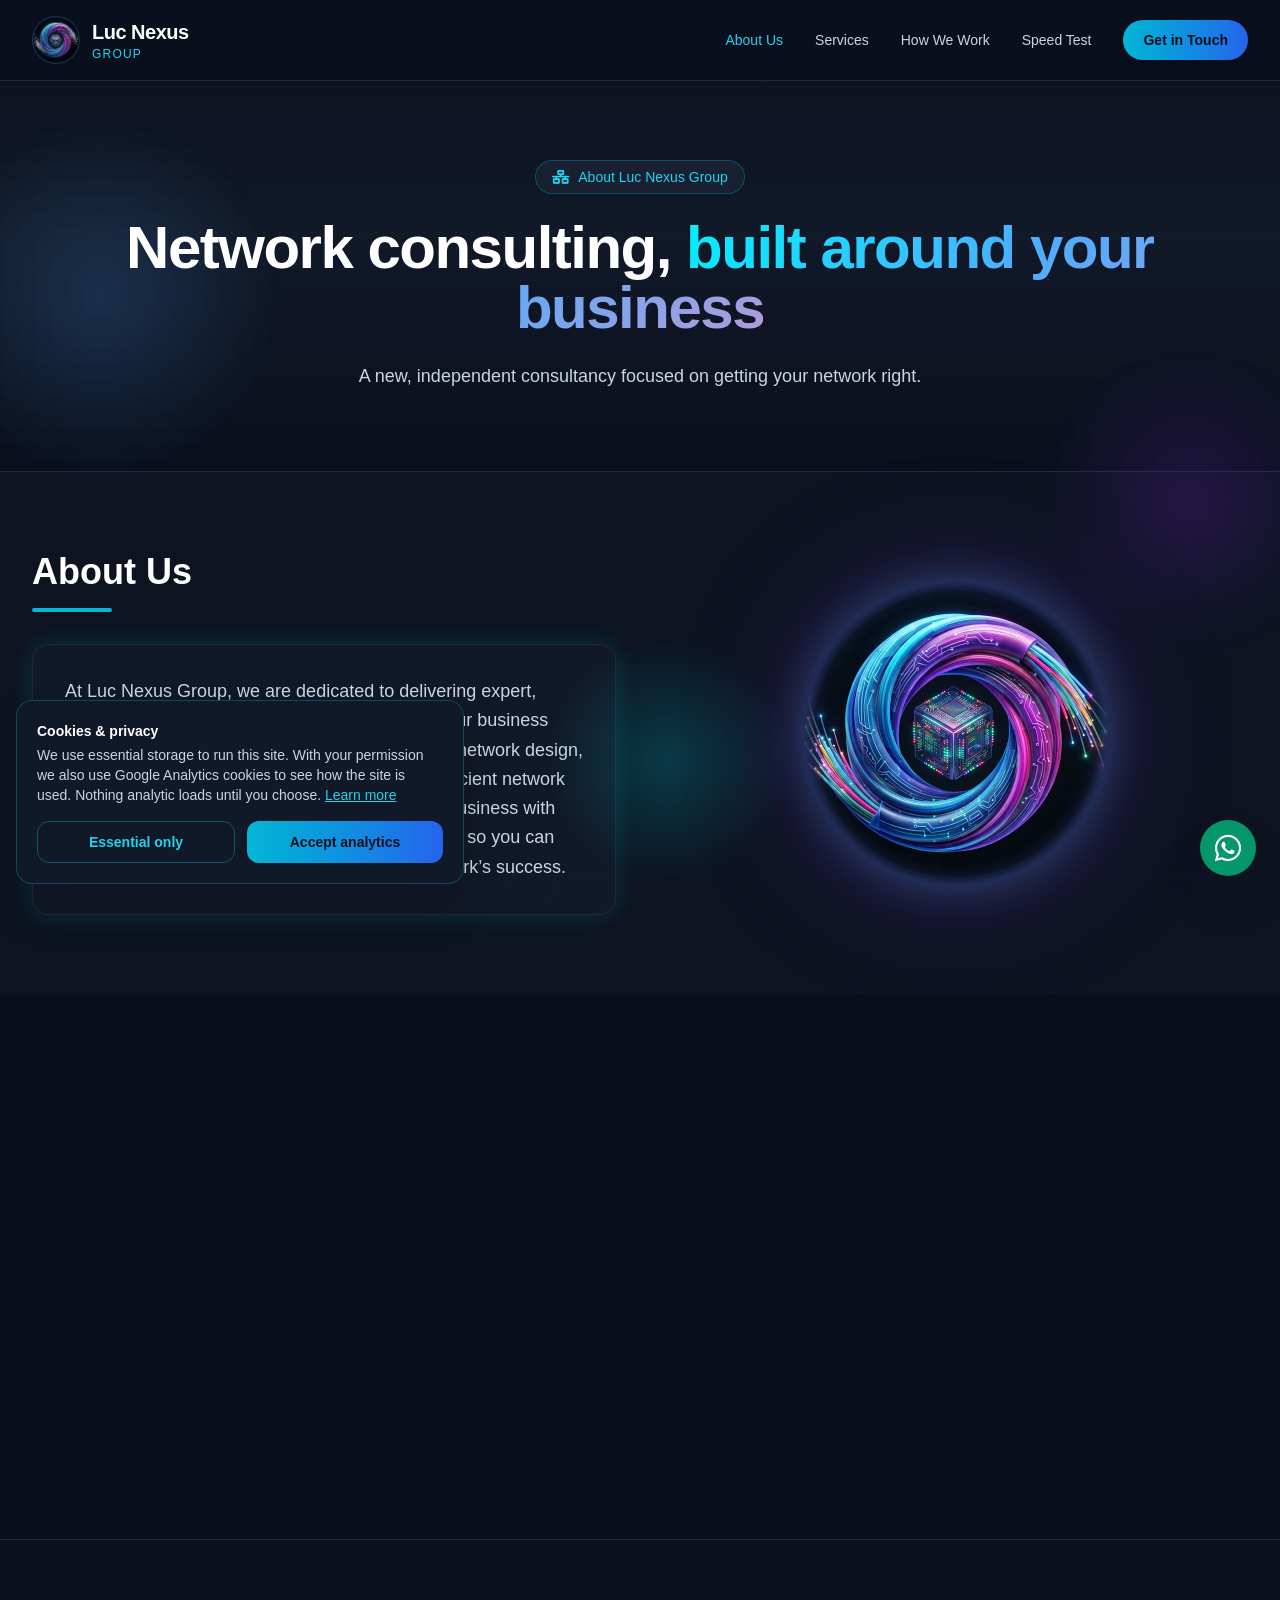
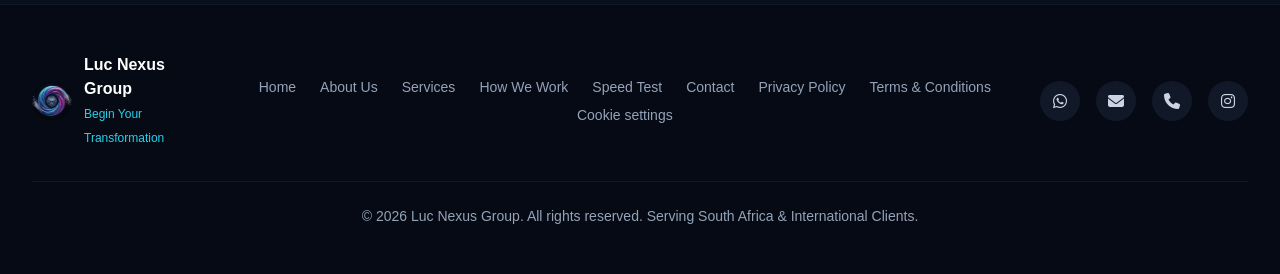
<file: about.html>
<!DOCTYPE html>
<html lang="en" class="scroll-smooth">
<head>
<meta charset="UTF-8">
<meta name="viewport" content="width=device-width, initial-scale=1.0">
<title>About Us | Luc Nexus Group IT Networking Consultancy</title>
<meta name="description" content="Learn about Luc Nexus Group: an IT networking consultancy with 5+ years of experience designing secure, scalable networks for South African and international businesses.">
<link rel="canonical" href="https://lucnexusgroup.com/about.html">
<link rel="icon" href="/favicon.ico" sizes="any">
<link rel="icon" type="image/png" sizes="48x48" href="/favicon-48.png">
<link rel="icon" type="image/png" sizes="96x96" href="/favicon-96.png">
<link rel="icon" type="image/png" sizes="192x192" href="/favicon-192.png">
<link rel="apple-touch-icon" href="/apple-touch-icon.png">
<meta property="og:type" content="website"><meta property="og:site_name" content="Luc Nexus Group"><meta property="og:title" content="About Us | Luc Nexus Group IT Networking Consultancy"><meta property="og:description" content="Learn about Luc Nexus Group: an IT networking consultancy with 5+ years of experience designing secure, scalable networks for South African and international businesses."><meta property="og:url" content="https://lucnexusgroup.com/about.html"><meta property="og:image" content="https://lucnexusgroup.com/assets/luc-nexus-logo-transparent.png">
<script type="application/ld+json">{"@context": "https://schema.org", "@type": "ProfessionalService", "name": "Luc Nexus Group", "alternateName": "Luc Nexus Networking Group", "url": "https://lucnexusgroup.com/", "logo": "https://lucnexusgroup.com/assets/luc-nexus-logo-transparent.png", "telephone": "+27824720050", "email": "luxnexusgroup@gmail.com", "areaServed": ["South Africa", "International"], "sameAs": ["https://www.instagram.com/lucnexusgroup/"]}</script>
<script>document.documentElement.classList.add('js')</script>
<script src="assets/consent.js"></script>
<link rel="stylesheet" href="assets/tailwind.css">
<link rel="preconnect" href="https://cdnjs.cloudflare.com" crossorigin><link rel="stylesheet" href="https://cdnjs.cloudflare.com/ajax/libs/font-awesome/6.4.0/css/all.min.css" media="print" onload="this.media='all'"><noscript><link rel="stylesheet" href="https://cdnjs.cloudflare.com/ajax/libs/font-awesome/6.4.0/css/all.min.css"></noscript>
<style>
.about-logo{filter:drop-shadow(0 0 26px rgba(79,172,254,.4)) drop-shadow(0 0 60px rgba(138,43,226,.25)) saturate(1.15) brightness(1.08)}.about-logo img{-webkit-mask-image:radial-gradient(circle closest-side at 50% 50%,#000 86%,rgba(0,0,0,.8) 93%,transparent 100%);mask-image:radial-gradient(circle closest-side at 50% 50%,#000 86%,rgba(0,0,0,.8) 93%,transparent 100%)}
.glow-effect{box-shadow:0 0 25px rgba(0,242,254,.15)}.glow-effect:hover{box-shadow:0 0 35px rgba(0,242,254,.3)}
.text-gradient{background:linear-gradient(135deg,#00f2fe 0%,#4facfe 50%,#b19cd9 100%);-webkit-background-clip:text;-webkit-text-fill-color:transparent}
.js .reveal{opacity:0;transform:translateY(28px);transition:opacity .8s cubic-bezier(.2,.7,.2,1),transform .8s cubic-bezier(.2,.7,.2,1);transition-delay:var(--d,0s)}
.js .reveal.left{transform:translateX(-44px)}.js .reveal.right{transform:translateX(44px)}.js .reveal.zoom{transform:scale(.9)}.js .reveal.in{opacity:1;transform:none}
@keyframes spin{to{transform:rotate(360deg)}}@keyframes marquee{to{transform:translateX(-50%)}}@keyframes dash{to{stroke-dashoffset:-24}}@keyframes pulse{50%{opacity:.4;transform:scale(1.5)}}@keyframes pop{from{opacity:0;transform:translateY(10px)}}@keyframes breathe{50%{transform:scale(1.04)}}@keyframes halo{50%{opacity:.55;transform:scale(1.08)}}@keyframes bob{50%{transform:translateY(-6px)}}
.spin-a{animation:spin 70s linear infinite;transform-origin:250px 250px}.spin-b{animation:spin 45s linear infinite reverse;transform-origin:250px 250px}
.marquee{animation:marquee 38s linear infinite;width:max-content}.flow{stroke-dasharray:4 8;animation:dash 1.2s linear infinite}
.node{transform-box:fill-box;transform-origin:center;animation:pulse 3s ease-in-out infinite}.bob{animation:bob 5s ease-in-out infinite}.logo-blend{filter:drop-shadow(0 0 22px rgba(79,172,254,.45));animation:breathe 7s ease-in-out infinite}.halo{transform-box:fill-box;transform-origin:center;animation:halo 7s ease-in-out infinite}.pop{animation:pop .5s ease}
.ring{stroke-dasharray:var(--c);stroke-dashoffset:var(--c);transition:stroke-dashoffset 1.8s ease .3s}.in .ring{stroke-dashoffset:var(--o)}
.tab[aria-selected=true],.find[aria-selected=true]{background:#06b6d4;color:#0a0f1d;border-color:#06b6d4}
.chip[aria-current=true]{color:#22d3ee;border-color:rgba(6,182,212,.6)}
@media(prefers-reduced-motion:reduce){*{animation:none!important;transition:none!important}.js .reveal{opacity:1;transform:none}}
</style>
<link rel="stylesheet" href="assets/depth.css">
<script src="assets/site.js?v=20261114" defer></script>
</head>
<body class="bg-navy-900 text-slate-100 font-sans antialiased selection:bg-cyan-500 selection:text-navy-900">
<a href="#main" class="sr-only focus:not-sr-only focus:fixed focus:top-2 focus:left-2 focus:z-[80] focus:bg-cyan-500 focus:text-navy-900 focus:px-4 focus:py-2 focus:rounded">Skip to content</a>
<div id="progress" class="fixed top-0 left-0 h-0.5 w-0 bg-gradient-to-r from-cyan-400 to-blue-500 z-[60]"></div>
    <header class="fixed top-0 left-0 right-0 z-50 bg-navy-900/90 backdrop-blur-md border-b border-navy-700 transition-shadow">
        <div class="max-w-7xl mx-auto px-4 sm:px-6 lg:px-8 h-20 flex items-center justify-between">
            <a href="index.html" class="flex items-center space-x-3 group">
                <img src="assets/logo-96.webp" alt="Luc Nexus Networking Group Logo" class="w-12 h-12 object-contain rounded-full border border-cyan-500/30 group-hover:border-cyan-400 transition-all">
                <div class="flex flex-col">
                    <span class="font-bold text-lg sm:text-xl tracking-tight text-white group-hover:text-cyan-400 transition-colors">Luc Nexus</span>
                    <span class="text-xs text-cyan-400 font-medium tracking-widest uppercase">Group</span>
                </div>
            </a>
            <nav class="hidden md:flex items-center space-x-8 text-sm font-medium" aria-label="Main">
                <a href="about.html" class="text-cyan-400 hover:text-cyan-400 transition-colors">About Us</a>
                <a href="services.html" class="text-slate-300 hover:text-cyan-400 transition-colors">Services</a>
                <a href="process.html" class="text-slate-300 hover:text-cyan-400 transition-colors">How We Work</a>
                <a href="speed-test.html" class="text-slate-300 hover:text-cyan-400 transition-colors">Speed Test</a>
                <a href="contact.html" class="bg-gradient-to-r from-cyan-500 to-blue-600 text-navy-900 font-semibold px-5 py-2.5 rounded-full shadow-lg hover:opacity-90 transition-opacity">Get in Touch</a>
            </nav>
            <button id="mobile-menu-button" class="md:hidden text-slate-300 hover:text-white focus:outline-none" aria-label="Toggle menu" aria-expanded="false"><i class="fa-solid fa-bars text-2xl"></i></button>
        </div>
        <div id="mobile-menu" class="hidden md:hidden bg-navy-800 border-b border-navy-700 px-4 pt-2 pb-6 space-y-3">
            <a href="about.html" class="block py-2 text-cyan-400 hover:text-cyan-400">About Us</a>
            <a href="services.html" class="block py-2 text-slate-300 hover:text-cyan-400">Services</a>
            <a href="process.html" class="block py-2 text-slate-300 hover:text-cyan-400">How We Work</a>
            <a href="speed-test.html" class="block py-2 text-slate-300 hover:text-cyan-400">Speed Test</a>
            <a href="contact.html" class="block text-center mt-3 bg-gradient-to-r from-cyan-500 to-blue-600 text-navy-900 font-semibold py-2.5 rounded-full">Get in Touch</a>
        </div>
    </header>
<main id="main">
    <section class="relative pt-32 pb-16 md:pt-40 md:pb-20 overflow-hidden bg-gradient-to-b from-navy-900 via-navy-800 to-navy-900">
        <div class="absolute inset-0 opacity-10 bg-[radial-gradient(#00f2fe_1px,transparent_1px)] [background-size:16px_16px]"></div>
        <div class="max-w-7xl mx-auto px-4 sm:px-6 lg:px-8 relative z-10 text-center reveal">
            <div class="inline-flex items-center space-x-2 bg-navy-700/60 border border-cyan-500/30 px-4 py-1.5 rounded-full text-cyan-400 text-xs sm:text-sm font-medium mb-6"><i class="fa-solid fa-network-wired"></i><span>About Luc Nexus Group</span></div>
            <h1 class="text-4xl sm:text-5xl lg:text-6xl font-extrabold tracking-tight text-white mb-6">Network consulting, <span class="text-gradient">built around your business</span></h1>
            <p class="max-w-3xl mx-auto text-base sm:text-lg text-slate-300 leading-relaxed">A new, independent consultancy focused on getting your network right.</p>
        </div>
    </section>
    <section class="py-20 bg-navy-800/50 border-t border-navy-700">
        <div class="max-w-7xl mx-auto px-4 sm:px-6 lg:px-8">
            <div class="grid lg:grid-cols-2 gap-12 items-center">
                <div class="reveal left"><h2 class="text-3xl sm:text-4xl font-bold text-white mb-4">About Us</h2><div class="w-20 h-1 bg-cyan-500 mb-8 rounded-full"></div>
                <p class="text-base sm:text-lg text-slate-300 leading-relaxed bg-navy-800 p-8 rounded-2xl border border-navy-700 glow-effect">At Luc Nexus Group, we are dedicated to delivering expert, reliable network consulting services tailored to your business needs. With over 5 years of experience in IT and network design, we specialize in crafting secure, scalable, and efficient network infrastructures. Our mission is to empower your business with cutting-edge connectivity and unmatched support, so you can focus on your growth, while we handle your network’s success.</p></div>
                <div class="reveal right flex justify-center"><div class="about-logo bob"><img src="assets/logo-640.webp" alt="Luc Nexus Group logo" class="w-64 sm:w-80" loading="lazy"></div></div>
            </div>
        </div>
    </section>
    <section class="py-20 bg-navy-900 ">
        <div class="max-w-7xl mx-auto px-4 sm:px-6 lg:px-8">
            <div class="grid lg:grid-cols-2 gap-12 items-center">
                <div class="reveal left order-2 lg:order-1"><h2 class="text-3xl sm:text-4xl font-bold text-white mb-4">Where we work</h2><div class="w-20 h-1 bg-cyan-500 mb-6 rounded-full"></div>
                <p class="text-slate-300 leading-relaxed">We are based in South Africa and support businesses across the country as well as international clients. Tell us where you are and we will confirm how we can help.</p></div>
                <div class="reveal right order-1 lg:order-2"><svg viewBox="0 0 400 400" class="w-full max-w-sm mx-auto" aria-hidden="true"><circle cx="200" cy="200" r="170" fill="#0a0f1d" stroke="#324263"/><ellipse cx="200" cy="200" rx="170" ry="60" fill="none" stroke="#1f293d"/><ellipse cx="200" cy="200" rx="60" ry="170" fill="none" stroke="#1f293d"/><line x1="30" y1="200" x2="370" y2="200" stroke="#1f293d"/><path d="M215,290 Q167.5,60 120,130" fill="none" stroke="#00f2fe" stroke-opacity=".6" class="flow"/><circle cx="120" cy="130" r="5" fill="#4facfe" class="node"/><path d="M215,290 Q252.5,45 290,115" fill="none" stroke="#00f2fe" stroke-opacity=".6" class="flow"/><circle cx="290" cy="115" r="5" fill="#4facfe" class="node"/><path d="M215,290 Q275.0,155 335,225" fill="none" stroke="#00f2fe" stroke-opacity=".6" class="flow"/><circle cx="335" cy="225" r="5" fill="#4facfe" class="node"/><path d="M215,290 Q147.5,165 80,235" fill="none" stroke="#00f2fe" stroke-opacity=".6" class="flow"/><circle cx="80" cy="235" r="5" fill="#4facfe" class="node"/><circle cx="215" cy="290" r="8" fill="#00f2fe" class="node"/><text x="228" y="312" fill="#9fe9ff" font-size="13" font-family="sans-serif">South Africa</text></svg></div>
            </div>
        </div>
    </section>
    <section class="py-20 bg-navy-800/30 border-t border-navy-700"><div class="max-w-7xl mx-auto px-4 sm:px-6 lg:px-8"><div class="text-center max-w-3xl mx-auto mb-14 reveal"><h2 class="text-3xl sm:text-4xl font-bold text-white mb-4">How we approach every network</h2><div class="w-20 h-1 bg-cyan-500 mx-auto mb-6 rounded-full"></div><p class="text-slate-400">Four habits that shape each engagement.</p></div><div class="grid md:grid-cols-2 lg:grid-cols-3 gap-6"><div data-glow class="reveal bg-navy-800 border border-navy-700 rounded-2xl p-7 hover:border-cyan-500/50 transition-colors" style="--d:0.0s"><div class="w-12 h-12 bg-cyan-500/10 text-cyan-400 rounded-xl flex items-center justify-center text-xl mb-4"><i class="fa-solid fa-ear-listen"></i></div><h3 class="text-lg font-bold text-white mb-2">Listen first</h3><p class="text-slate-400 text-sm leading-relaxed">We start with how your business works, not with a product list.</p></div><div data-glow class="reveal bg-navy-800 border border-navy-700 rounded-2xl p-7 hover:border-cyan-500/50 transition-colors" style="--d:0.1s"><div class="w-12 h-12 bg-cyan-500/10 text-cyan-400 rounded-xl flex items-center justify-center text-xl mb-4"><i class="fa-solid fa-arrow-trend-up"></i></div><h3 class="text-lg font-bold text-white mb-2">Design for growth</h3><p class="text-slate-400 text-sm leading-relaxed">A network should handle the next stage of your business, not only today’s.</p></div><div data-glow class="reveal bg-navy-800 border border-navy-700 rounded-2xl p-7 hover:border-cyan-500/50 transition-colors" style="--d:0.2s"><div class="w-12 h-12 bg-cyan-500/10 text-cyan-400 rounded-xl flex items-center justify-center text-xl mb-4"><i class="fa-solid fa-shield-halved"></i></div><h3 class="text-lg font-bold text-white mb-2">Security by default</h3><p class="text-slate-400 text-sm leading-relaxed">Sensible segmentation, strong access control and up-to-date firmware belong in the plan, not in an extras list.</p></div><div data-glow class="reveal bg-navy-800 border border-navy-700 rounded-2xl p-7 hover:border-cyan-500/50 transition-colors" style="--d:0.0s"><div class="w-12 h-12 bg-cyan-500/10 text-cyan-400 rounded-xl flex items-center justify-center text-xl mb-4"><i class="fa-solid fa-comments"></i></div><h3 class="text-lg font-bold text-white mb-2">Plain-language handover</h3><p class="text-slate-400 text-sm leading-relaxed">You get a clear explanation of what was done and how to look after it.</p></div></div></div></section>
<section class="py-20 bg-navy-900 border-t border-navy-700"><div class="max-w-7xl mx-auto px-4 sm:px-6 lg:px-8 grid lg:grid-cols-2 gap-12 items-center"><div class="reveal right lg:order-2"><img src="assets/ill-about.svg" alt="Illustration of a global network connecting to South Africa" width="600" height="320" loading="lazy" decoding="async" class="w-full rounded-2xl border border-navy-700 glow-effect"></div><div class="reveal left lg:order-1"><h2 class="text-3xl sm:text-4xl font-bold text-white mb-4">Straight answers, direct contact</h2><div class="w-20 h-1 bg-cyan-500 mb-6 rounded-full"></div><p class="text-slate-300 leading-relaxed mb-4">Luc Nexus Group is a new consultancy, and that works in your favour: you deal directly with the person doing the work, with no hand-offs and no account managers in between.</p><p class="text-slate-300 leading-relaxed">Every project gets the same care, whether it is a quick fix or a full deployment.</p></div></div></section>
<section class="py-20 bg-navy-900 border-t border-navy-700">
        <div class="max-w-7xl mx-auto px-4 sm:px-6 lg:px-8">
            <div class="max-w-4xl mx-auto text-center bg-navy-800 border border-navy-700 rounded-3xl p-10 glow-effect reveal zoom">
                <h2 class="text-3xl sm:text-4xl font-bold text-white mb-4">Work with a partner who listens</h2>
                <p class="text-slate-300 mb-8 max-w-2xl mx-auto">Start with a conversation about your network.</p>
                <div class="flex flex-col sm:flex-row justify-center items-center gap-4"><a href="contact.html" class="w-full sm:w-auto bg-gradient-to-r from-cyan-500 to-blue-600 text-navy-900 font-bold px-8 py-4 rounded-xl shadow-xl hover:opacity-95 transition-all text-center">Request Consultation</a><a href="contact.html#book" class="w-full sm:w-auto border border-cyan-500/40 text-cyan-400 font-bold px-8 py-4 rounded-xl hover:bg-navy-700 transition-colors text-center">Book a Discovery Call</a></div>
            </div>
        </div>
    </section>
    </main>
<footer class="bg-navy-950 border-t border-navy-800 py-12">
        <div class="max-w-7xl mx-auto px-4 sm:px-6 lg:px-8">
            <div class="flex flex-col md:flex-row items-center justify-between gap-6 text-center md:text-left">
                <div class="flex items-center space-x-3">
                    <img src="assets/logo-96.webp" alt="Luc Nexus Logo" class="w-10 h-10 object-contain rounded-full">
                    <div><span class="font-bold text-white block">Luc Nexus Group</span><span class="text-xs text-cyan-400">Begin Your Transformation</span></div>
                </div>
                <nav class="flex flex-wrap justify-center gap-x-6 gap-y-2 text-sm text-slate-400" aria-label="Footer"><a href="index.html" class="hover:text-cyan-400">Home</a><a href="about.html" class="hover:text-cyan-400">About Us</a><a href="services.html" class="hover:text-cyan-400">Services</a><a href="process.html" class="hover:text-cyan-400">How We Work</a><a href="speed-test.html" class="hover:text-cyan-400">Speed Test</a><a href="contact.html" class="hover:text-cyan-400">Contact</a><a href="privacy-policy.html" class="hover:text-cyan-400">Privacy Policy</a><a href="terms.html" class="hover:text-cyan-400">Terms &amp; Conditions</a><button type="button" data-cookie-settings class="hover:text-cyan-400">Cookie settings</button></nav>
                <div class="flex space-x-4"><a href="https://wa.me/27824720050" target="_blank" rel="noopener" aria-label="WhatsApp" class="w-10 h-10 bg-navy-800 text-slate-300 hover:text-cyan-400 rounded-full flex items-center justify-center transition-colors"><i class="fa-brands fa-whatsapp"></i></a><a href="mailto:luxnexusgroup@gmail.com"  aria-label="Email" class="w-10 h-10 bg-navy-800 text-slate-300 hover:text-cyan-400 rounded-full flex items-center justify-center transition-colors"><i class="fa-solid fa-envelope"></i></a><a href="tel:+27824720050"  aria-label="Phone" class="w-10 h-10 bg-navy-800 text-slate-300 hover:text-cyan-400 rounded-full flex items-center justify-center transition-colors"><i class="fa-solid fa-phone"></i></a><a href="https://www.instagram.com/lucnexusgroup/" target="_blank" rel="noopener" aria-label="Instagram" class="w-10 h-10 bg-navy-800 text-slate-300 hover:text-cyan-400 rounded-full flex items-center justify-center transition-colors"><i class="fa-brands fa-instagram"></i></a></div>
            </div>
            <div class="mt-8 pt-6 border-t border-navy-800 text-center text-sm text-slate-400">&copy; <span id="current-year"></span> Luc Nexus Group. All rights reserved. Serving South Africa &amp; International Clients.</div>
        </div>
    </footer>

    <!-- Direct WhatsApp Floating Widget -->
    <a href="https://wa.me/27824720050?text=Hello%20Luc%20Nexus%20Group,%20I%20would%20like%20to%20begin%20my%20network%20transformation." target="_blank" rel="noopener" class="fixed bottom-6 right-6 z-50 bg-emerald-600 hover:bg-emerald-500 text-white w-14 h-14 rounded-full shadow-2xl flex items-center justify-center text-3xl transition-transform hover:scale-110" aria-label="WhatsApp Chat">
        <i class="fa-brands fa-whatsapp"></i>
    </a>
</body>
</html>
</file>
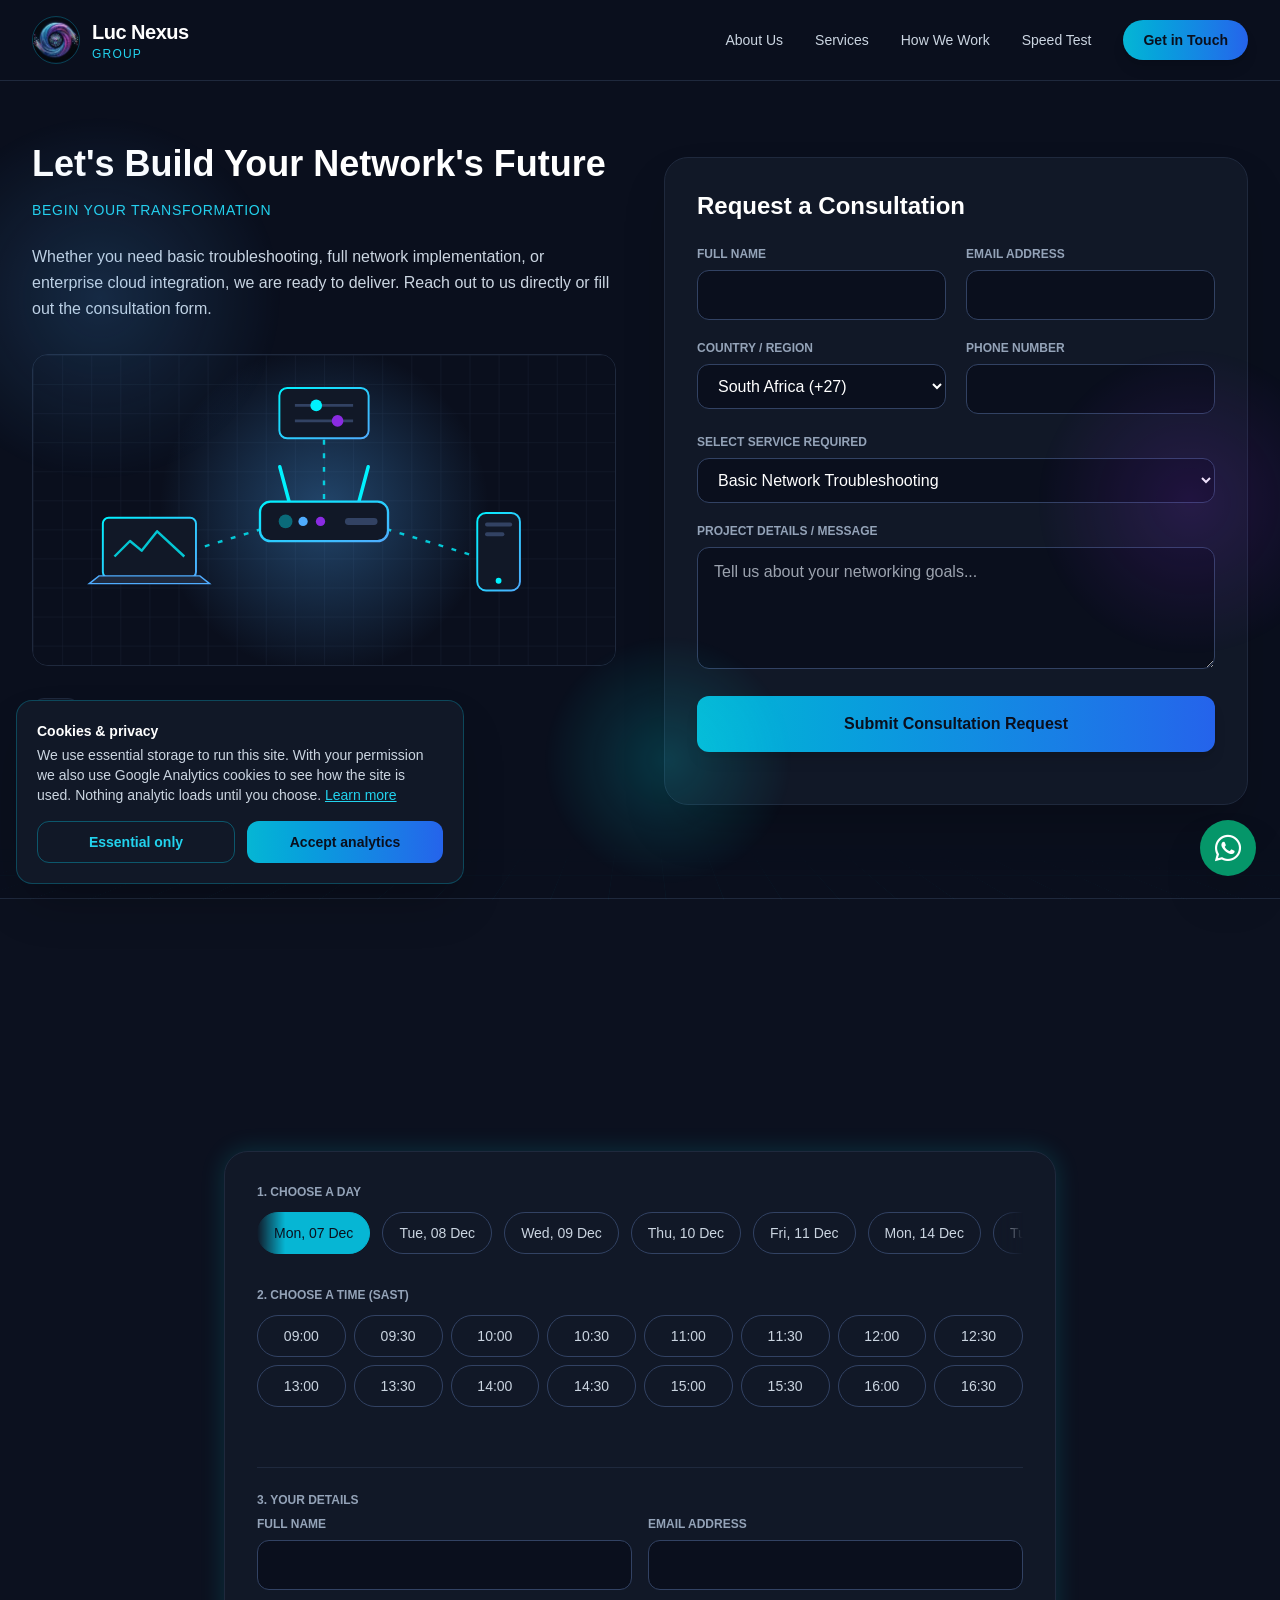
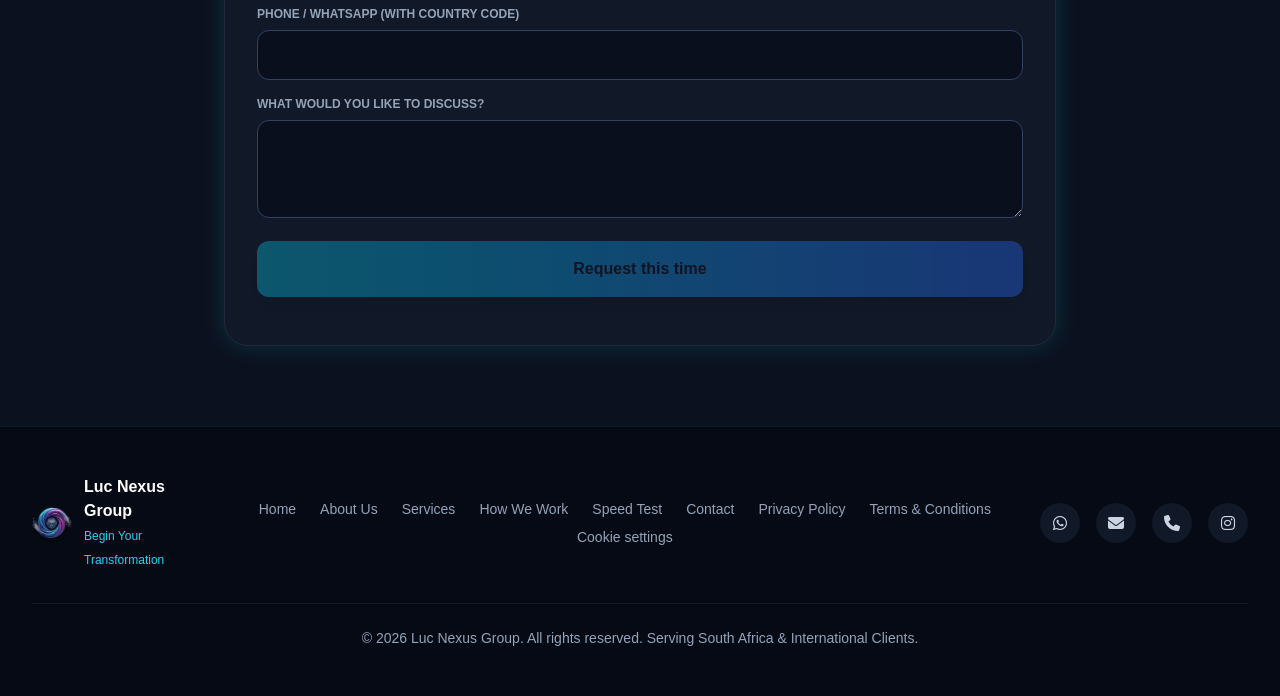
<file: contact.html>
<!DOCTYPE html>
<html lang="en" class="scroll-smooth">
<head>
<meta charset="UTF-8">
<meta name="viewport" content="width=device-width, initial-scale=1.0">
<title>Contact & Request a Consultation | Luc Nexus Group</title>
<meta name="description" content="Contact Luc Nexus Group by phone, WhatsApp or email, or request a network consultation using our online form.">
<link rel="canonical" href="https://lucnexusgroup.com/contact.html">
<link rel="icon" href="/favicon.ico" sizes="any">
<link rel="icon" type="image/png" sizes="48x48" href="/favicon-48.png">
<link rel="icon" type="image/png" sizes="96x96" href="/favicon-96.png">
<link rel="icon" type="image/png" sizes="192x192" href="/favicon-192.png">
<link rel="apple-touch-icon" href="/apple-touch-icon.png">
<meta property="og:type" content="website"><meta property="og:site_name" content="Luc Nexus Group"><meta property="og:title" content="Contact & Request a Consultation | Luc Nexus Group"><meta property="og:description" content="Contact Luc Nexus Group by phone, WhatsApp or email, or request a network consultation using our online form."><meta property="og:url" content="https://lucnexusgroup.com/contact.html"><meta property="og:image" content="https://lucnexusgroup.com/assets/luc-nexus-logo-transparent.png">
<script type="application/ld+json">{"@context": "https://schema.org", "@type": "ProfessionalService", "name": "Luc Nexus Group", "alternateName": "Luc Nexus Networking Group", "url": "https://lucnexusgroup.com/", "logo": "https://lucnexusgroup.com/assets/luc-nexus-logo-transparent.png", "telephone": "+27824720050", "email": "luxnexusgroup@gmail.com", "areaServed": ["South Africa", "International"], "sameAs": ["https://www.instagram.com/lucnexusgroup/"]}</script>
<script>document.documentElement.classList.add('js')</script>
<script src="assets/consent.js"></script>
<link rel="stylesheet" href="assets/tailwind.css">
<link rel="preconnect" href="https://cdnjs.cloudflare.com" crossorigin><link rel="stylesheet" href="https://cdnjs.cloudflare.com/ajax/libs/font-awesome/6.4.0/css/all.min.css" media="print" onload="this.media='all'"><noscript><link rel="stylesheet" href="https://cdnjs.cloudflare.com/ajax/libs/font-awesome/6.4.0/css/all.min.css"></noscript>
<style>
.glow-effect{box-shadow:0 0 25px rgba(0,242,254,.15)}.glow-effect:hover{box-shadow:0 0 35px rgba(0,242,254,.3)}
.text-gradient{background:linear-gradient(135deg,#00f2fe 0%,#4facfe 50%,#b19cd9 100%);-webkit-background-clip:text;-webkit-text-fill-color:transparent}
.js .reveal{opacity:0;transform:translateY(28px);transition:opacity .8s cubic-bezier(.2,.7,.2,1),transform .8s cubic-bezier(.2,.7,.2,1);transition-delay:var(--d,0s)}
.js .reveal.left{transform:translateX(-44px)}.js .reveal.right{transform:translateX(44px)}.js .reveal.zoom{transform:scale(.9)}.js .reveal.in{opacity:1;transform:none}
@keyframes spin{to{transform:rotate(360deg)}}@keyframes marquee{to{transform:translateX(-50%)}}@keyframes dash{to{stroke-dashoffset:-24}}@keyframes pulse{50%{opacity:.4;transform:scale(1.5)}}@keyframes pop{from{opacity:0;transform:translateY(10px)}}@keyframes breathe{50%{transform:scale(1.04)}}@keyframes halo{50%{opacity:.55;transform:scale(1.08)}}@keyframes bob{50%{transform:translateY(-6px)}}
.spin-a{animation:spin 70s linear infinite;transform-origin:250px 250px}.spin-b{animation:spin 45s linear infinite reverse;transform-origin:250px 250px}
.marquee{animation:marquee 38s linear infinite;width:max-content}.flow{stroke-dasharray:4 8;animation:dash 1.2s linear infinite}
.node{transform-box:fill-box;transform-origin:center;animation:pulse 3s ease-in-out infinite}.bob{animation:bob 5s ease-in-out infinite}.logo-blend{filter:drop-shadow(0 0 22px rgba(79,172,254,.45));animation:breathe 7s ease-in-out infinite}.halo{transform-box:fill-box;transform-origin:center;animation:halo 7s ease-in-out infinite}.pop{animation:pop .5s ease}
.ring{stroke-dasharray:var(--c);stroke-dashoffset:var(--c);transition:stroke-dashoffset 1.8s ease .3s}.in .ring{stroke-dashoffset:var(--o)}
.tab[aria-selected=true],.find[aria-selected=true]{background:#06b6d4;color:#0a0f1d;border-color:#06b6d4}
.chip[aria-current=true]{color:#22d3ee;border-color:rgba(6,182,212,.6)}
@media(prefers-reduced-motion:reduce){*{animation:none!important;transition:none!important}.js .reveal{opacity:1;transform:none}}
</style>
<link rel="stylesheet" href="assets/depth.css">
<script src="assets/site.js?v=20261114" defer></script>
<script src="assets/forms.js?v=20261114" defer></script>
</head>
<body class="bg-navy-900 text-slate-100 font-sans antialiased selection:bg-cyan-500 selection:text-navy-900">
<a href="#main" class="sr-only focus:not-sr-only focus:fixed focus:top-2 focus:left-2 focus:z-[80] focus:bg-cyan-500 focus:text-navy-900 focus:px-4 focus:py-2 focus:rounded">Skip to content</a>
<div id="progress" class="fixed top-0 left-0 h-0.5 w-0 bg-gradient-to-r from-cyan-400 to-blue-500 z-[60]"></div>
    <header class="fixed top-0 left-0 right-0 z-50 bg-navy-900/90 backdrop-blur-md border-b border-navy-700 transition-shadow">
        <div class="max-w-7xl mx-auto px-4 sm:px-6 lg:px-8 h-20 flex items-center justify-between">
            <a href="index.html" class="flex items-center space-x-3 group">
                <img src="assets/logo-96.webp" alt="Luc Nexus Networking Group Logo" class="w-12 h-12 object-contain rounded-full border border-cyan-500/30 group-hover:border-cyan-400 transition-all">
                <div class="flex flex-col">
                    <span class="font-bold text-lg sm:text-xl tracking-tight text-white group-hover:text-cyan-400 transition-colors">Luc Nexus</span>
                    <span class="text-xs text-cyan-400 font-medium tracking-widest uppercase">Group</span>
                </div>
            </a>
            <nav class="hidden md:flex items-center space-x-8 text-sm font-medium" aria-label="Main">
                <a href="about.html" class="text-slate-300 hover:text-cyan-400 transition-colors">About Us</a>
                <a href="services.html" class="text-slate-300 hover:text-cyan-400 transition-colors">Services</a>
                <a href="process.html" class="text-slate-300 hover:text-cyan-400 transition-colors">How We Work</a>
                <a href="speed-test.html" class="text-slate-300 hover:text-cyan-400 transition-colors">Speed Test</a>
                <a href="contact.html" class="bg-gradient-to-r from-cyan-500 to-blue-600 text-navy-900 font-semibold px-5 py-2.5 rounded-full shadow-lg hover:opacity-90 transition-opacity">Get in Touch</a>
            </nav>
            <button id="mobile-menu-button" class="md:hidden text-slate-300 hover:text-white focus:outline-none" aria-label="Toggle menu" aria-expanded="false"><i class="fa-solid fa-bars text-2xl"></i></button>
        </div>
        <div id="mobile-menu" class="hidden md:hidden bg-navy-800 border-b border-navy-700 px-4 pt-2 pb-6 space-y-3">
            <a href="about.html" class="block py-2 text-slate-300 hover:text-cyan-400">About Us</a>
            <a href="services.html" class="block py-2 text-slate-300 hover:text-cyan-400">Services</a>
            <a href="process.html" class="block py-2 text-slate-300 hover:text-cyan-400">How We Work</a>
            <a href="speed-test.html" class="block py-2 text-slate-300 hover:text-cyan-400">Speed Test</a>
            <a href="contact.html" class="block text-center mt-3 bg-gradient-to-r from-cyan-500 to-blue-600 text-navy-900 font-semibold py-2.5 rounded-full">Get in Touch</a>
        </div>
    </header>
<main id="main">
<!-- Contact & Consultation Form Section -->
    <section id="contact" class="pt-36 pb-20 bg-navy-900 relative">
        <div class="max-w-7xl mx-auto px-4 sm:px-6 lg:px-8">
            <div class="grid grid-cols-1 lg:grid-cols-2 gap-12 items-center">
                
                <!-- Contact Info Column -->
                <div>
                    <h1 class="text-3xl sm:text-4xl font-bold text-white mb-4">Let's Build Your Network's Future</h1>
                    <p class="text-cyan-400 font-medium mb-6 uppercase tracking-wider text-sm">Begin Your Transformation</p>
                    <p class="text-slate-300 mb-8 leading-relaxed">
                        Whether you need basic troubleshooting, full network implementation, or enterprise cloud integration, we are ready to deliver. Reach out to us directly or fill out the consultation form.
                    </p>
                    <img src="assets/ill-device.svg" alt="Illustration of a router connecting laptop, phone and server" width="600" height="320" loading="lazy" decoding="async" class="w-full rounded-2xl border border-navy-700 mb-8 hidden lg:block"><div class="space-y-6">
                        <a href="tel:+27824720050" class="flex items-center space-x-4 text-slate-300 hover:text-cyan-400 transition-colors">
                            <div class="w-12 h-12 bg-navy-800 border border-navy-700 rounded-xl flex items-center justify-center text-cyan-400 text-xl">
                                <i class="fa-solid fa-phone"></i>
                            </div>
                            <div>
                                <span class="block text-xs text-slate-400 uppercase">Call / WhatsApp</span>
                                <span class="font-semibold text-white">+27 (82) 472 0050</span>
                            </div>
                        </a>
                        <a href="mailto:luxnexusgroup@gmail.com" class="flex items-center space-x-4 text-slate-300 hover:text-cyan-400 transition-colors">
                            <div class="w-12 h-12 bg-navy-800 border border-navy-700 rounded-xl flex items-center justify-center text-cyan-400 text-xl">
                                <i class="fa-solid fa-envelope"></i>
                            </div>
                            <div>
                                <span class="block text-xs text-slate-400 uppercase">Email Address</span>
                                <span class="font-semibold text-white">luxnexusgroup@gmail.com</span>
                            </div>
                        </a>
                    </div>
                </div>

                <!-- Form Column -->
                <div class="bg-navy-800 border border-navy-700 p-8 rounded-3xl shadow-2xl">
                    <h3 class="text-2xl font-bold text-white mb-6">Request a Consultation</h3>
                    
                    <!-- Form configured for AJAX submit -->
                    <form id="consultation-form" action="https://formspree.io/f/meaojeer" method="POST" data-lead class="space-y-5">
                        <div class="grid grid-cols-1 sm:grid-cols-2 gap-5">
                            <div>
                                <label for="c-name" class="block text-xs font-semibold uppercase text-slate-400 mb-2">Full Name</label>
                                <input type="text" name="name" required class="w-full bg-navy-900 border border-navy-600 rounded-xl px-4 py-3 text-white focus:outline-none focus:border-cyan-400 transition-colors" id="c-name">
                            </div>
                            <div>
                                <label for="c-email" class="block text-xs font-semibold uppercase text-slate-400 mb-2">Email Address</label>
                                <input type="email" name="email" required class="w-full bg-navy-900 border border-navy-600 rounded-xl px-4 py-3 text-white focus:outline-none focus:border-cyan-400 transition-colors" id="c-email">
                            </div>
                        </div>

                        <div class="grid grid-cols-1 sm:grid-cols-2 gap-5">
                            <div>
                                <label for="country-select" class="block text-xs font-semibold uppercase text-slate-400 mb-2">Country / Region</label>
                                <select id="country-select" name="country_code" required class="w-full bg-navy-900 border border-navy-600 rounded-xl px-4 py-3 text-white focus:outline-none focus:border-cyan-400 transition-colors">
                                    <option value="" disabled selected>Select Country Code</option>
                                    <!-- Populated via JavaScript -->
                                </select>
                            </div>
                            <div>
                                <label for="c-phone" class="block text-xs font-semibold uppercase text-slate-400 mb-2">Phone Number</label>
                                <input type="tel" name="phone" required class="w-full bg-navy-900 border border-navy-600 rounded-xl px-4 py-3 text-white focus:outline-none focus:border-cyan-400 transition-colors" id="c-phone">
                            </div>
                        </div>

                        <div>
                            <label for="c-service_required" class="block text-xs font-semibold uppercase text-slate-400 mb-2">Select Service Required</label>
                            <select name="service_required" class="w-full bg-navy-900 border border-navy-600 rounded-xl px-4 py-3 text-white focus:outline-none focus:border-cyan-400 transition-colors" id="c-service_required">
                                <option>Basic Network Troubleshooting</option>
                                <option>Basic Connectivity Check</option>
                                <option>Device Configuration Support</option>
                                <option>Network Assessment & Design</option>
                                <option>Network Implementation or Deployment</option>
                                <option>Network Security, Optimization, & Cloud Integration</option>
                            </select>
                        </div>

                        <div>
                            <label for="c-message" class="block text-xs font-semibold uppercase text-slate-400 mb-2">Project Details / Message</label>
                            <textarea name="message" rows="4" class="w-full bg-navy-900 border border-navy-600 rounded-xl px-4 py-3 text-white focus:outline-none focus:border-cyan-400 transition-colors" placeholder="Tell us about your networking goals..." id="c-message"></textarea>
                        </div>

                        <button type="submit" id="submit-btn" class="w-full bg-gradient-to-r from-cyan-500 to-blue-600 text-navy-900 font-bold py-4 rounded-xl shadow-lg hover:opacity-95 transition-opacity flex items-center justify-center space-x-2">
                            <span>Submit Consultation Request</span>
                        </button>
                    </form>

                    <!-- Dynamic Feedback Messages -->
                    <div id="form-success" data-ok class="hidden mt-4 p-4 bg-emerald-500/20 border border-emerald-500 text-emerald-300 rounded-xl text-center text-sm">
                        Thank you! Your consultation request has been sent successfully. A confirmation email is on its way to you, and we will be in touch soon.
                    </div>
                    <div id="form-error" data-err class="hidden mt-4 p-4 bg-rose-500/20 border border-rose-500 text-rose-300 rounded-xl text-center text-sm">
                        Oops! There was a problem submitting your request. Please try again or reach out via WhatsApp.
                    </div>
                </div>

            </div>
        </div>
    </section>
    <section id="book" class="py-20 bg-navy-800/30 border-t border-navy-700 scroll-mt-20"><div class="max-w-4xl mx-auto px-4 sm:px-6 lg:px-8"><div class="text-center mb-10 reveal"><h2 class="text-3xl sm:text-4xl font-bold text-white mb-4">Book a discovery call</h2><div class="w-20 h-1 bg-cyan-500 mx-auto mb-6 rounded-full"></div><p class="text-slate-400">Pick a day and time for a call about your network. Times are in South Africa Standard Time (SAST, UTC+2) and we show the conversion to your time zone. We confirm every booking by email or WhatsApp.</p></div>
<div class="bg-navy-800 border border-navy-700 p-6 sm:p-8 rounded-3xl glow-effect"><p class="block text-xs font-semibold uppercase text-slate-400 mb-2 mb-3">1. Choose a day</p><div id="days" class="chip-rail flex gap-3 overflow-x-auto mb-6"></div><p class="block text-xs font-semibold uppercase text-slate-400 mb-2 mb-3">2. Choose a time (SAST)</p><div id="slots" class="grid grid-cols-3 sm:grid-cols-4 lg:grid-cols-8 gap-2 mb-4"></div><p id="picked" class="text-cyan-400 text-sm mb-6 min-h-[1.25rem]" aria-live="polite"></p>
<form action="https://formspree.io/f/meaojeer" method="POST" id="booking-form" data-lead data-needslot class="space-y-4 border-t border-navy-700 pt-6"><p class="block text-xs font-semibold uppercase text-slate-400 mb-2">3. Your details</p><input type="hidden" name="request_type" value="Discovery call booking"><input type="hidden" name="service_required" value="Discovery call"><input type="hidden" name="preferred_slot"><input type="hidden" name="slot_utc"><input type="hidden" name="_subject" value="Discovery call booking request">
<div class="grid sm:grid-cols-2 gap-4"><div><label for="b-name" class="block text-xs font-semibold uppercase text-slate-400 mb-2">Full Name</label><input type="text" name="name" required class="w-full bg-navy-900 border border-navy-600 rounded-xl px-4 py-3 text-white focus:outline-none focus:border-cyan-400 transition-colors" id="b-name"></div><div><label for="b-email" class="block text-xs font-semibold uppercase text-slate-400 mb-2">Email Address</label><input type="email" name="email" required class="w-full bg-navy-900 border border-navy-600 rounded-xl px-4 py-3 text-white focus:outline-none focus:border-cyan-400 transition-colors" id="b-email"></div></div><div><label for="b-phone" class="block text-xs font-semibold uppercase text-slate-400 mb-2">Phone / WhatsApp (with country code)</label><input type="tel" name="phone" required class="w-full bg-navy-900 border border-navy-600 rounded-xl px-4 py-3 text-white focus:outline-none focus:border-cyan-400 transition-colors" id="b-phone"></div><div><label for="b-message" class="block text-xs font-semibold uppercase text-slate-400 mb-2">What would you like to discuss?</label><textarea name="message" rows="3" class="w-full bg-navy-900 border border-navy-600 rounded-xl px-4 py-3 text-white focus:outline-none focus:border-cyan-400 transition-colors" id="b-message"></textarea></div>
<button type="submit" disabled class="w-full bg-gradient-to-r from-cyan-500 to-blue-600 text-navy-900 font-bold py-4 rounded-xl shadow-lg disabled:opacity-40 disabled:cursor-not-allowed flex items-center justify-center space-x-2"><span>Request this time</span></button></form>
<div data-ok class="hidden mt-4 p-4 bg-emerald-500/20 border border-emerald-500 text-emerald-300 rounded-xl text-center text-sm">Thank you! Your call request has been sent and a confirmation email is on its way. We will confirm the time by email or WhatsApp.</div><div data-err class="hidden mt-4 p-4 bg-rose-500/20 border border-rose-500 text-rose-300 rounded-xl text-center text-sm">Oops! There was a problem sending your request. Please try again or reach out via WhatsApp.</div></div></div></section>
</main>
<footer class="bg-navy-950 border-t border-navy-800 py-12">
        <div class="max-w-7xl mx-auto px-4 sm:px-6 lg:px-8">
            <div class="flex flex-col md:flex-row items-center justify-between gap-6 text-center md:text-left">
                <div class="flex items-center space-x-3">
                    <img src="assets/logo-96.webp" alt="Luc Nexus Logo" class="w-10 h-10 object-contain rounded-full">
                    <div><span class="font-bold text-white block">Luc Nexus Group</span><span class="text-xs text-cyan-400">Begin Your Transformation</span></div>
                </div>
                <nav class="flex flex-wrap justify-center gap-x-6 gap-y-2 text-sm text-slate-400" aria-label="Footer"><a href="index.html" class="hover:text-cyan-400">Home</a><a href="about.html" class="hover:text-cyan-400">About Us</a><a href="services.html" class="hover:text-cyan-400">Services</a><a href="process.html" class="hover:text-cyan-400">How We Work</a><a href="speed-test.html" class="hover:text-cyan-400">Speed Test</a><a href="contact.html" class="hover:text-cyan-400">Contact</a><a href="privacy-policy.html" class="hover:text-cyan-400">Privacy Policy</a><a href="terms.html" class="hover:text-cyan-400">Terms &amp; Conditions</a><button type="button" data-cookie-settings class="hover:text-cyan-400">Cookie settings</button></nav>
                <div class="flex space-x-4"><a href="https://wa.me/27824720050" target="_blank" rel="noopener" aria-label="WhatsApp" class="w-10 h-10 bg-navy-800 text-slate-300 hover:text-cyan-400 rounded-full flex items-center justify-center transition-colors"><i class="fa-brands fa-whatsapp"></i></a><a href="mailto:luxnexusgroup@gmail.com"  aria-label="Email" class="w-10 h-10 bg-navy-800 text-slate-300 hover:text-cyan-400 rounded-full flex items-center justify-center transition-colors"><i class="fa-solid fa-envelope"></i></a><a href="tel:+27824720050"  aria-label="Phone" class="w-10 h-10 bg-navy-800 text-slate-300 hover:text-cyan-400 rounded-full flex items-center justify-center transition-colors"><i class="fa-solid fa-phone"></i></a><a href="https://www.instagram.com/lucnexusgroup/" target="_blank" rel="noopener" aria-label="Instagram" class="w-10 h-10 bg-navy-800 text-slate-300 hover:text-cyan-400 rounded-full flex items-center justify-center transition-colors"><i class="fa-brands fa-instagram"></i></a></div>
            </div>
            <div class="mt-8 pt-6 border-t border-navy-800 text-center text-sm text-slate-400">&copy; <span id="current-year"></span> Luc Nexus Group. All rights reserved. Serving South Africa &amp; International Clients.</div>
        </div>
    </footer>

    <!-- Direct WhatsApp Floating Widget -->
    <a href="https://wa.me/27824720050?text=Hello%20Luc%20Nexus%20Group,%20I%20would%20like%20to%20begin%20my%20network%20transformation." target="_blank" rel="noopener" class="fixed bottom-6 right-6 z-50 bg-emerald-600 hover:bg-emerald-500 text-white w-14 h-14 rounded-full shadow-2xl flex items-center justify-center text-3xl transition-transform hover:scale-110" aria-label="WhatsApp Chat">
        <i class="fa-brands fa-whatsapp"></i>
    </a>
    
    <script>
        // Populate country codes dropdown
        const countries = [
            { name: "South Africa", code: "+27" },
            { name: "United States", code: "+1" },
            { name: "United Kingdom", code: "+44" },
            { name: "Australia", code: "+61" },
            { name: "Germany", code: "+49" },
            { name: "France", code: "+33" },
            { name: "Canada", code: "+1" },
            { name: "United Arab Emirates", code: "+971" },
            { name: "Nigeria", code: "+234" },
            { name: "Kenya", code: "+254" },
            { name: "Ghana", code: "+233" },
            { name: "Afghanistan", code: "+93" },
            { name: "Albania", code: "+355" },
            { name: "Algeria", code: "+213" },
            { name: "Andorra", code: "+376" },
            { name: "Angola", code: "+244" },
            { name: "Argentina", code: "+54" },
            { name: "Armenia", code: "+374" },
            { name: "Austria", code: "+43" },
            { name: "Azerbaijan", code: "+994" },
            { name: "Bahrain", code: "+973" },
            { name: "Bangladesh", code: "+880" },
            { name: "Belarus", code: "+375" },
            { name: "Belgium", code: "+32" },
            { name: "Brazil", code: "+55" },
            { name: "China", code: "+86" },
            { name: "Colombia", code: "+57" },
            { name: "Egypt", code: "+20" },
            { name: "India", code: "+91" },
            { name: "Italy", code: "+39" },
            { name: "Japan", code: "+81" },
            { name: "Mexico", code: "+52" },
            { name: "Netherlands", code: "+31" },
            { name: "New Zealand", code: "+64" },
            { name: "Pakistan", code: "+92" },
            { name: "Portugal", code: "+351" },
            { name: "Saudi Arabia", code: "+966" },
            { name: "Singapore", code: "+65" },
            { name: "Spain", code: "+34" },
            { name: "Sweden", code: "+46" },
            { name: "Switzerland", code: "+41" },
            { name: "Turkey", code: "+90" }
        ];

        // Sort countries alphabetically and append to select
        const countrySelect = document.getElementById('country-select');
        countries.sort((a, b) => a.name.localeCompare(b.name)).forEach(c => {
            const option = document.createElement('option');
            option.value = c.code;
            option.textContent = `${c.name} (${c.code})`;
            if(c.code === "+27") { countrySelect.options[0].defaultSelected = false; option.defaultSelected = true; option.selected = true; } // Default to South Africa (survives form reset)
            countrySelect.appendChild(option);
        });

        const wanted = new URLSearchParams(location.search).get('service');
        if (wanted) { const sel = document.querySelector('select[name="service_required"]'); [...sel.options].forEach(o => { if (o.value === wanted || o.text === wanted) sel.value = o.value; }); }
        const note = new URLSearchParams(location.search).get('note'); if (note) document.querySelector('textarea[name="message"]').value = note.slice(0, 500);
    </script>
</body>
</html>
</file>
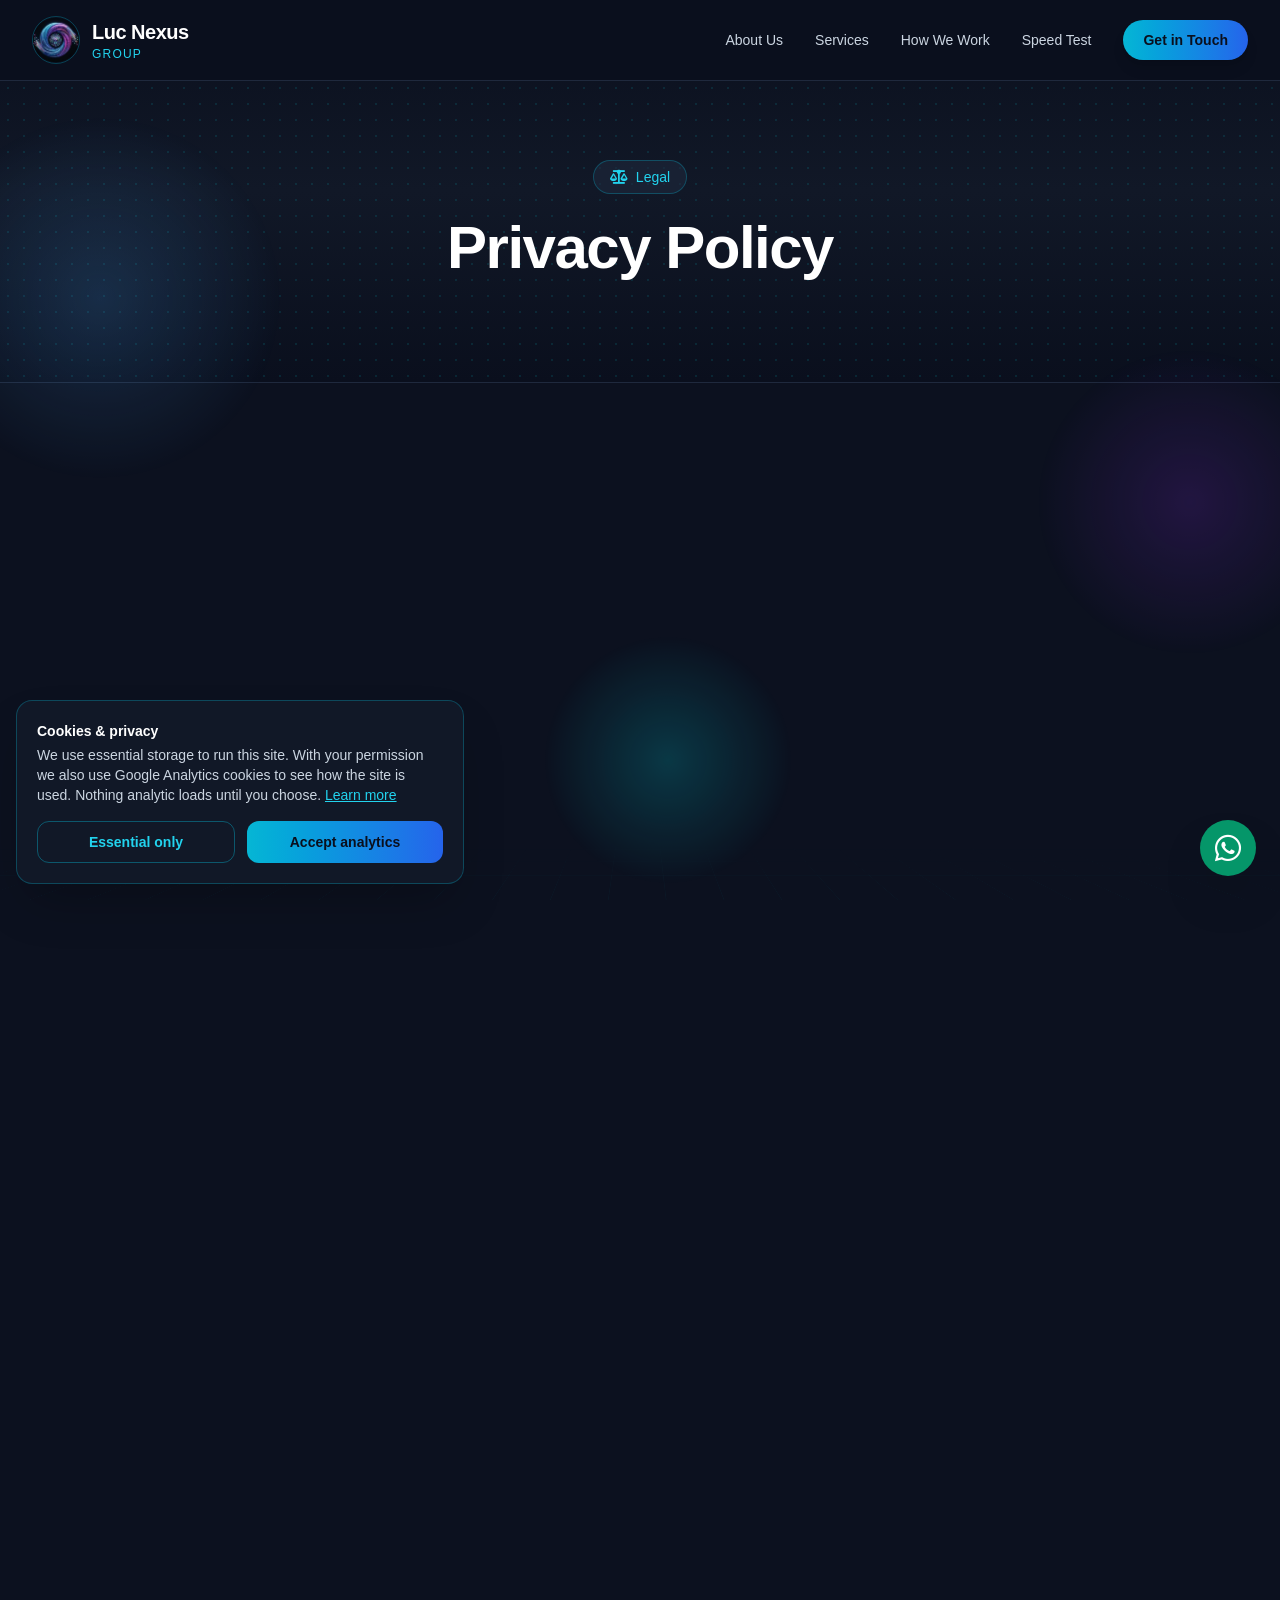
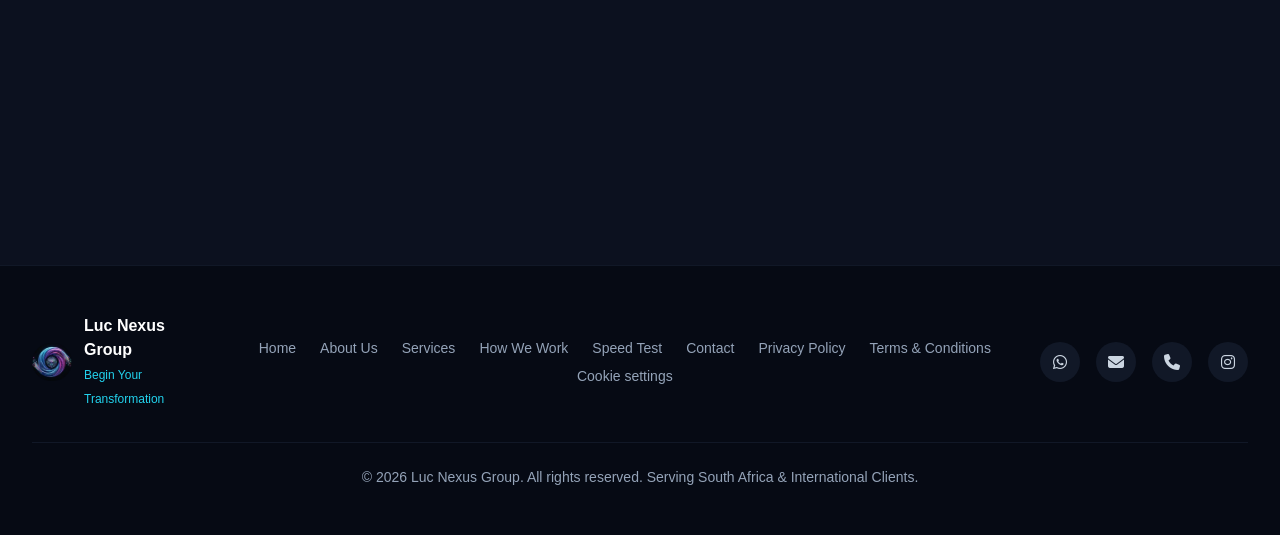
<file: privacy-policy.html>
<!DOCTYPE html>
<html lang="en" class="scroll-smooth">
<head>
<meta charset="UTF-8">
<meta name="viewport" content="width=device-width, initial-scale=1.0">
<title>Privacy Policy | Luc Nexus Group</title>
<meta name="description" content="How Luc Nexus Group collects, uses and protects your personal information.">
<link rel="canonical" href="https://lucnexusgroup.com/privacy-policy.html">
<link rel="icon" href="/favicon.ico" sizes="any">
<link rel="icon" type="image/png" sizes="48x48" href="/favicon-48.png">
<link rel="icon" type="image/png" sizes="96x96" href="/favicon-96.png">
<link rel="icon" type="image/png" sizes="192x192" href="/favicon-192.png">
<link rel="apple-touch-icon" href="/apple-touch-icon.png">
<meta property="og:type" content="website"><meta property="og:site_name" content="Luc Nexus Group"><meta property="og:title" content="Privacy Policy | Luc Nexus Group"><meta property="og:description" content="How Luc Nexus Group collects, uses and protects your personal information."><meta property="og:url" content="https://lucnexusgroup.com/privacy-policy.html"><meta property="og:image" content="https://lucnexusgroup.com/assets/luc-nexus-logo-transparent.png">
<script type="application/ld+json">{"@context": "https://schema.org", "@type": "ProfessionalService", "name": "Luc Nexus Group", "alternateName": "Luc Nexus Networking Group", "url": "https://lucnexusgroup.com/", "logo": "https://lucnexusgroup.com/assets/luc-nexus-logo-transparent.png", "telephone": "+27824720050", "email": "luxnexusgroup@gmail.com", "areaServed": ["South Africa", "International"], "sameAs": ["https://www.instagram.com/lucnexusgroup/"]}</script>
<script>document.documentElement.classList.add('js')</script>
<script src="assets/consent.js"></script>
<link rel="stylesheet" href="assets/tailwind.css">
<link rel="preconnect" href="https://cdnjs.cloudflare.com" crossorigin><link rel="stylesheet" href="https://cdnjs.cloudflare.com/ajax/libs/font-awesome/6.4.0/css/all.min.css" media="print" onload="this.media='all'"><noscript><link rel="stylesheet" href="https://cdnjs.cloudflare.com/ajax/libs/font-awesome/6.4.0/css/all.min.css"></noscript>
<style>
.glow-effect{box-shadow:0 0 25px rgba(0,242,254,.15)}.glow-effect:hover{box-shadow:0 0 35px rgba(0,242,254,.3)}
.text-gradient{background:linear-gradient(135deg,#00f2fe 0%,#4facfe 50%,#b19cd9 100%);-webkit-background-clip:text;-webkit-text-fill-color:transparent}
.js .reveal{opacity:0;transform:translateY(28px);transition:opacity .8s cubic-bezier(.2,.7,.2,1),transform .8s cubic-bezier(.2,.7,.2,1);transition-delay:var(--d,0s)}
.js .reveal.left{transform:translateX(-44px)}.js .reveal.right{transform:translateX(44px)}.js .reveal.zoom{transform:scale(.9)}.js .reveal.in{opacity:1;transform:none}
@keyframes spin{to{transform:rotate(360deg)}}@keyframes marquee{to{transform:translateX(-50%)}}@keyframes dash{to{stroke-dashoffset:-24}}@keyframes pulse{50%{opacity:.4;transform:scale(1.5)}}@keyframes pop{from{opacity:0;transform:translateY(10px)}}@keyframes breathe{50%{transform:scale(1.04)}}@keyframes halo{50%{opacity:.55;transform:scale(1.08)}}@keyframes bob{50%{transform:translateY(-6px)}}
.spin-a{animation:spin 70s linear infinite;transform-origin:250px 250px}.spin-b{animation:spin 45s linear infinite reverse;transform-origin:250px 250px}
.marquee{animation:marquee 38s linear infinite;width:max-content}.flow{stroke-dasharray:4 8;animation:dash 1.2s linear infinite}
.node{transform-box:fill-box;transform-origin:center;animation:pulse 3s ease-in-out infinite}.bob{animation:bob 5s ease-in-out infinite}.logo-blend{filter:drop-shadow(0 0 22px rgba(79,172,254,.45));animation:breathe 7s ease-in-out infinite}.halo{transform-box:fill-box;transform-origin:center;animation:halo 7s ease-in-out infinite}.pop{animation:pop .5s ease}
.ring{stroke-dasharray:var(--c);stroke-dashoffset:var(--c);transition:stroke-dashoffset 1.8s ease .3s}.in .ring{stroke-dashoffset:var(--o)}
.tab[aria-selected=true],.find[aria-selected=true]{background:#06b6d4;color:#0a0f1d;border-color:#06b6d4}
.chip[aria-current=true]{color:#22d3ee;border-color:rgba(6,182,212,.6)}
@media(prefers-reduced-motion:reduce){*{animation:none!important;transition:none!important}.js .reveal{opacity:1;transform:none}}
</style>
<link rel="stylesheet" href="assets/depth.css">
<script src="assets/site.js?v=20261114" defer></script>
</head>
<body class="bg-navy-900 text-slate-100 font-sans antialiased selection:bg-cyan-500 selection:text-navy-900">
<a href="#main" class="sr-only focus:not-sr-only focus:fixed focus:top-2 focus:left-2 focus:z-[80] focus:bg-cyan-500 focus:text-navy-900 focus:px-4 focus:py-2 focus:rounded">Skip to content</a>
<div id="progress" class="fixed top-0 left-0 h-0.5 w-0 bg-gradient-to-r from-cyan-400 to-blue-500 z-[60]"></div>
    <header class="fixed top-0 left-0 right-0 z-50 bg-navy-900/90 backdrop-blur-md border-b border-navy-700 transition-shadow">
        <div class="max-w-7xl mx-auto px-4 sm:px-6 lg:px-8 h-20 flex items-center justify-between">
            <a href="index.html" class="flex items-center space-x-3 group">
                <img src="assets/logo-96.webp" alt="Luc Nexus Networking Group Logo" class="w-12 h-12 object-contain rounded-full border border-cyan-500/30 group-hover:border-cyan-400 transition-all">
                <div class="flex flex-col">
                    <span class="font-bold text-lg sm:text-xl tracking-tight text-white group-hover:text-cyan-400 transition-colors">Luc Nexus</span>
                    <span class="text-xs text-cyan-400 font-medium tracking-widest uppercase">Group</span>
                </div>
            </a>
            <nav class="hidden md:flex items-center space-x-8 text-sm font-medium" aria-label="Main">
                <a href="about.html" class="text-slate-300 hover:text-cyan-400 transition-colors">About Us</a>
                <a href="services.html" class="text-slate-300 hover:text-cyan-400 transition-colors">Services</a>
                <a href="process.html" class="text-slate-300 hover:text-cyan-400 transition-colors">How We Work</a>
                <a href="speed-test.html" class="text-slate-300 hover:text-cyan-400 transition-colors">Speed Test</a>
                <a href="contact.html" class="bg-gradient-to-r from-cyan-500 to-blue-600 text-navy-900 font-semibold px-5 py-2.5 rounded-full shadow-lg hover:opacity-90 transition-opacity">Get in Touch</a>
            </nav>
            <button id="mobile-menu-button" class="md:hidden text-slate-300 hover:text-white focus:outline-none" aria-label="Toggle menu" aria-expanded="false"><i class="fa-solid fa-bars text-2xl"></i></button>
        </div>
        <div id="mobile-menu" class="hidden md:hidden bg-navy-800 border-b border-navy-700 px-4 pt-2 pb-6 space-y-3">
            <a href="about.html" class="block py-2 text-slate-300 hover:text-cyan-400">About Us</a>
            <a href="services.html" class="block py-2 text-slate-300 hover:text-cyan-400">Services</a>
            <a href="process.html" class="block py-2 text-slate-300 hover:text-cyan-400">How We Work</a>
            <a href="speed-test.html" class="block py-2 text-slate-300 hover:text-cyan-400">Speed Test</a>
            <a href="contact.html" class="block text-center mt-3 bg-gradient-to-r from-cyan-500 to-blue-600 text-navy-900 font-semibold py-2.5 rounded-full">Get in Touch</a>
        </div>
    </header>
<main id="main">
    <section class="relative pt-32 pb-16 md:pt-40 md:pb-20 overflow-hidden bg-gradient-to-b from-navy-900 via-navy-800 to-navy-900">
        <div class="absolute inset-0 opacity-10 bg-[radial-gradient(#00f2fe_1px,transparent_1px)] [background-size:16px_16px]"></div>
        <div class="max-w-7xl mx-auto px-4 sm:px-6 lg:px-8 relative z-10 text-center reveal">
            <div class="inline-flex items-center space-x-2 bg-navy-700/60 border border-cyan-500/30 px-4 py-1.5 rounded-full text-cyan-400 text-xs sm:text-sm font-medium mb-6"><i class="fa-solid fa-scale-balanced"></i><span>Legal</span></div>
            <h1 class="text-4xl sm:text-5xl lg:text-6xl font-extrabold tracking-tight text-white mb-6">Privacy Policy</h1>
            
        </div>
    </section>
    <section class="py-20 bg-navy-800/30 border-t border-navy-700">
        <div class="max-w-7xl mx-auto px-4 sm:px-6 lg:px-8">
<div class="max-w-3xl mx-auto reveal"><h2 class="text-2xl font-bold text-white mt-10 first:mt-0 mb-3">Information we collect</h2><p class="text-slate-300 leading-relaxed">When you submit our consultation form we collect your name, email address, country, phone number, selected service and message. If you contact us by WhatsApp, phone or email, we receive the details you provide there.</p><h2 class="text-2xl font-bold text-white mt-10 first:mt-0 mb-3">How we use it</h2><p class="text-slate-300 leading-relaxed">We use your information to respond to your enquiry, provide the services you request and communicate about your project. We do not sell your personal information.</p><h2 class="text-2xl font-bold text-white mt-10 first:mt-0 mb-3">Service providers</h2><p class="text-slate-300 leading-relaxed">Form submissions are processed by Formspree. Site usage is measured with Google Analytics, which uses cookies and similar technologies. WhatsApp enquiries are handled through WhatsApp.</p><h2 class="text-2xl font-bold text-white mt-10 first:mt-0 mb-3">Retention and security</h2><p class="text-slate-300 leading-relaxed">We keep enquiry information only as long as needed for these purposes or as required by law, and take reasonable steps to protect it.</p><h2 class="text-2xl font-bold text-white mt-10 first:mt-0 mb-3">Your rights</h2><p class="text-slate-300 leading-relaxed">You may ask to access, correct or delete your personal information, in line with applicable law including South Africa’s Protection of Personal Information Act (POPIA).</p><h2 id="cookies" class="text-2xl font-bold text-white mt-10 first:mt-0 mb-3">Cookies and analytics</h2><p class="text-slate-300 leading-relaxed">Google Analytics cookies are only set if you choose “Accept analytics” in our cookie banner. Until then no analytics scripts load. Your choice is stored in your browser and you can change it at any time with “Cookie settings” in the footer.</p><h2 class="text-2xl font-bold text-white mt-10 first:mt-0 mb-3">Booking requests</h2><p class="text-slate-300 leading-relaxed">Discovery call requests are handled like the consultation form: your name, email, phone number, preferred time and message are processed by Formspree and used to confirm your call.</p><h2 class="text-2xl font-bold text-white mt-10 first:mt-0 mb-3">Speed test</h2><p class="text-slate-300 leading-relaxed">The speed test runs in your browser and exchanges test data with Cloudflare’s public speed servers (speed.cloudflare.com), which see your IP address as any website would. If Cloudflare cannot be reached, the test uses our own server instead. We do not store your results.</p><h2 class="text-2xl font-bold text-white mt-10 first:mt-0 mb-3">Spam protection</h2><p class="text-slate-300 leading-relaxed">To protect our forms we use a hidden field, timing checks and a short-lived token. Our server temporarily keeps hashed request counts, not your message, to limit abuse.</p><p class="text-sm text-slate-500 mt-10">Questions? Reach us through the <a class="text-cyan-400 hover:underline" href="contact.html">contact page</a>.</p></div>
        </div>
    </section>
    </main>
<footer class="bg-navy-950 border-t border-navy-800 py-12">
        <div class="max-w-7xl mx-auto px-4 sm:px-6 lg:px-8">
            <div class="flex flex-col md:flex-row items-center justify-between gap-6 text-center md:text-left">
                <div class="flex items-center space-x-3">
                    <img src="assets/logo-96.webp" alt="Luc Nexus Logo" class="w-10 h-10 object-contain rounded-full">
                    <div><span class="font-bold text-white block">Luc Nexus Group</span><span class="text-xs text-cyan-400">Begin Your Transformation</span></div>
                </div>
                <nav class="flex flex-wrap justify-center gap-x-6 gap-y-2 text-sm text-slate-400" aria-label="Footer"><a href="index.html" class="hover:text-cyan-400">Home</a><a href="about.html" class="hover:text-cyan-400">About Us</a><a href="services.html" class="hover:text-cyan-400">Services</a><a href="process.html" class="hover:text-cyan-400">How We Work</a><a href="speed-test.html" class="hover:text-cyan-400">Speed Test</a><a href="contact.html" class="hover:text-cyan-400">Contact</a><a href="privacy-policy.html" class="hover:text-cyan-400">Privacy Policy</a><a href="terms.html" class="hover:text-cyan-400">Terms &amp; Conditions</a><button type="button" data-cookie-settings class="hover:text-cyan-400">Cookie settings</button></nav>
                <div class="flex space-x-4"><a href="https://wa.me/27824720050" target="_blank" rel="noopener" aria-label="WhatsApp" class="w-10 h-10 bg-navy-800 text-slate-300 hover:text-cyan-400 rounded-full flex items-center justify-center transition-colors"><i class="fa-brands fa-whatsapp"></i></a><a href="mailto:luxnexusgroup@gmail.com"  aria-label="Email" class="w-10 h-10 bg-navy-800 text-slate-300 hover:text-cyan-400 rounded-full flex items-center justify-center transition-colors"><i class="fa-solid fa-envelope"></i></a><a href="tel:+27824720050"  aria-label="Phone" class="w-10 h-10 bg-navy-800 text-slate-300 hover:text-cyan-400 rounded-full flex items-center justify-center transition-colors"><i class="fa-solid fa-phone"></i></a><a href="https://www.instagram.com/lucnexusgroup/" target="_blank" rel="noopener" aria-label="Instagram" class="w-10 h-10 bg-navy-800 text-slate-300 hover:text-cyan-400 rounded-full flex items-center justify-center transition-colors"><i class="fa-brands fa-instagram"></i></a></div>
            </div>
            <div class="mt-8 pt-6 border-t border-navy-800 text-center text-sm text-slate-400">&copy; <span id="current-year"></span> Luc Nexus Group. All rights reserved. Serving South Africa &amp; International Clients.</div>
        </div>
    </footer>

    <!-- Direct WhatsApp Floating Widget -->
    <a href="https://wa.me/27824720050?text=Hello%20Luc%20Nexus%20Group,%20I%20would%20like%20to%20begin%20my%20network%20transformation." target="_blank" rel="noopener" class="fixed bottom-6 right-6 z-50 bg-emerald-600 hover:bg-emerald-500 text-white w-14 h-14 rounded-full shadow-2xl flex items-center justify-center text-3xl transition-transform hover:scale-110" aria-label="WhatsApp Chat">
        <i class="fa-brands fa-whatsapp"></i>
    </a>
</body>
</html>
</file>
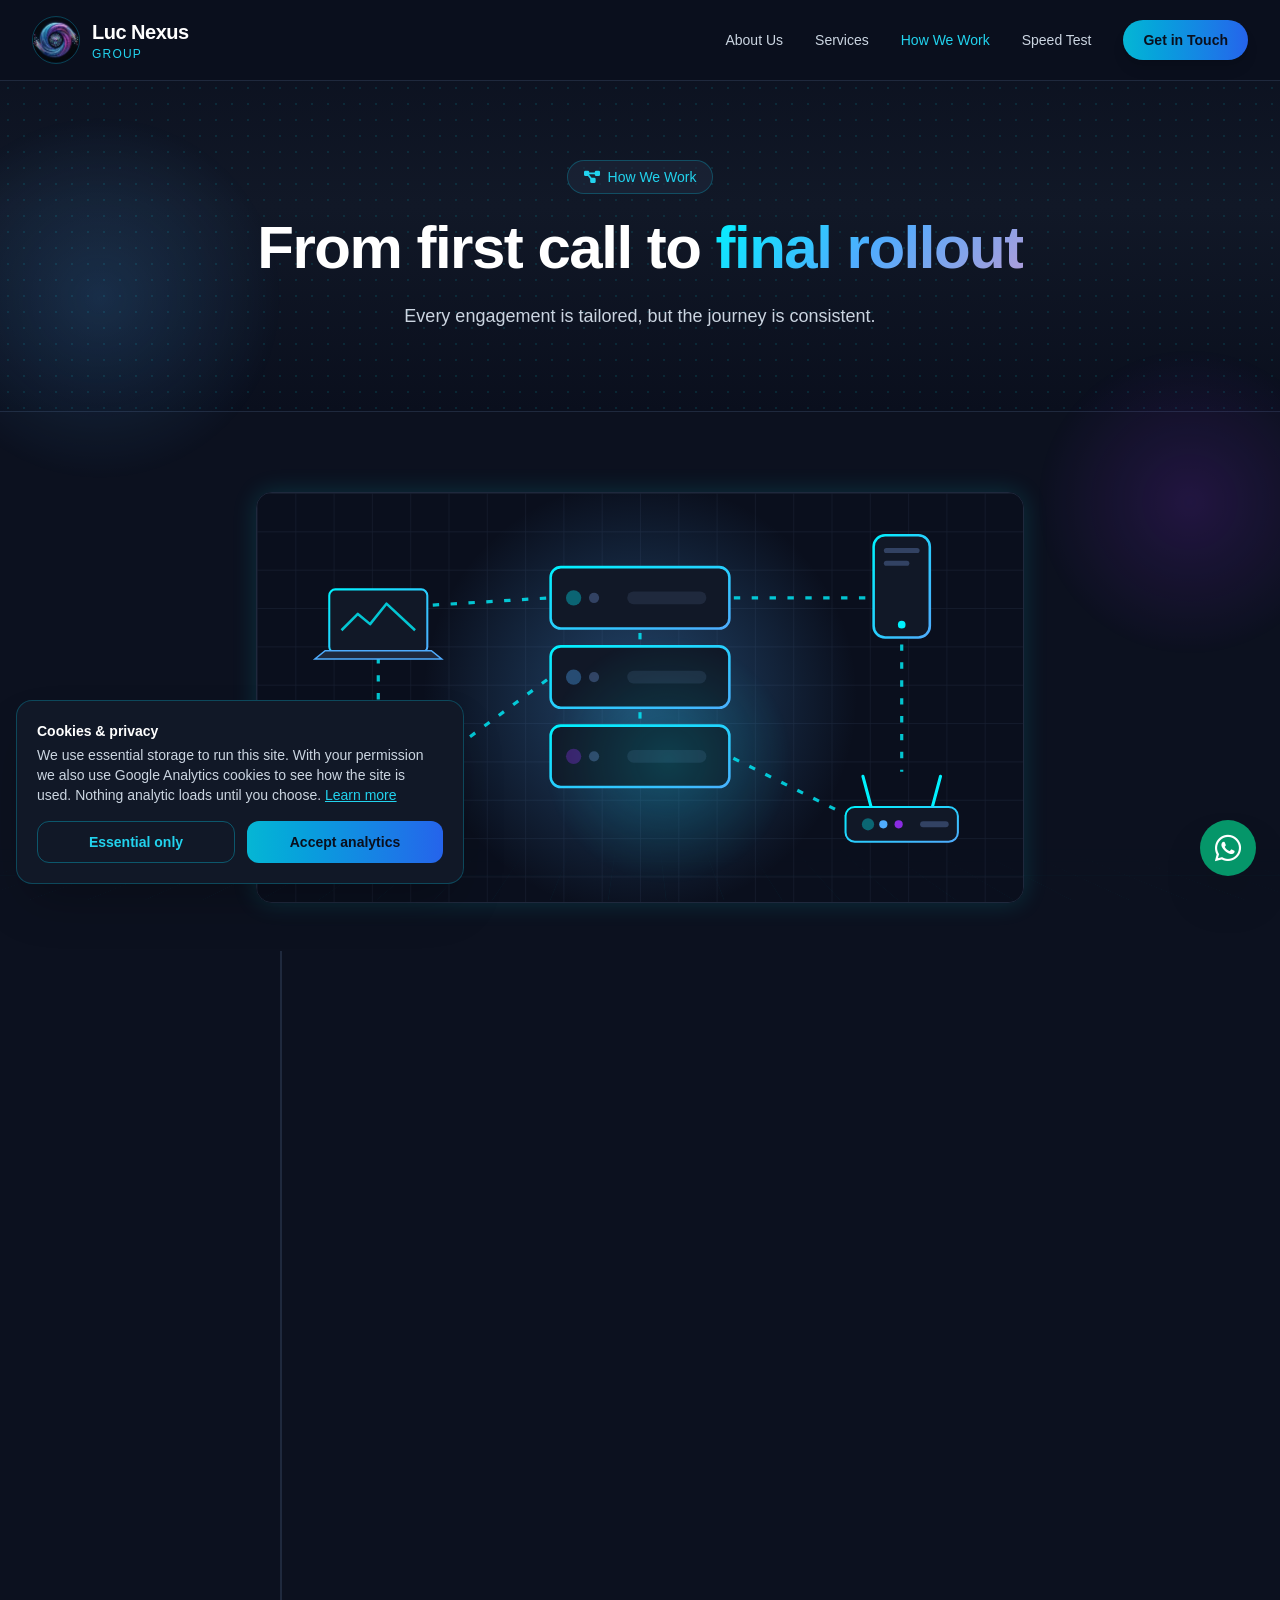
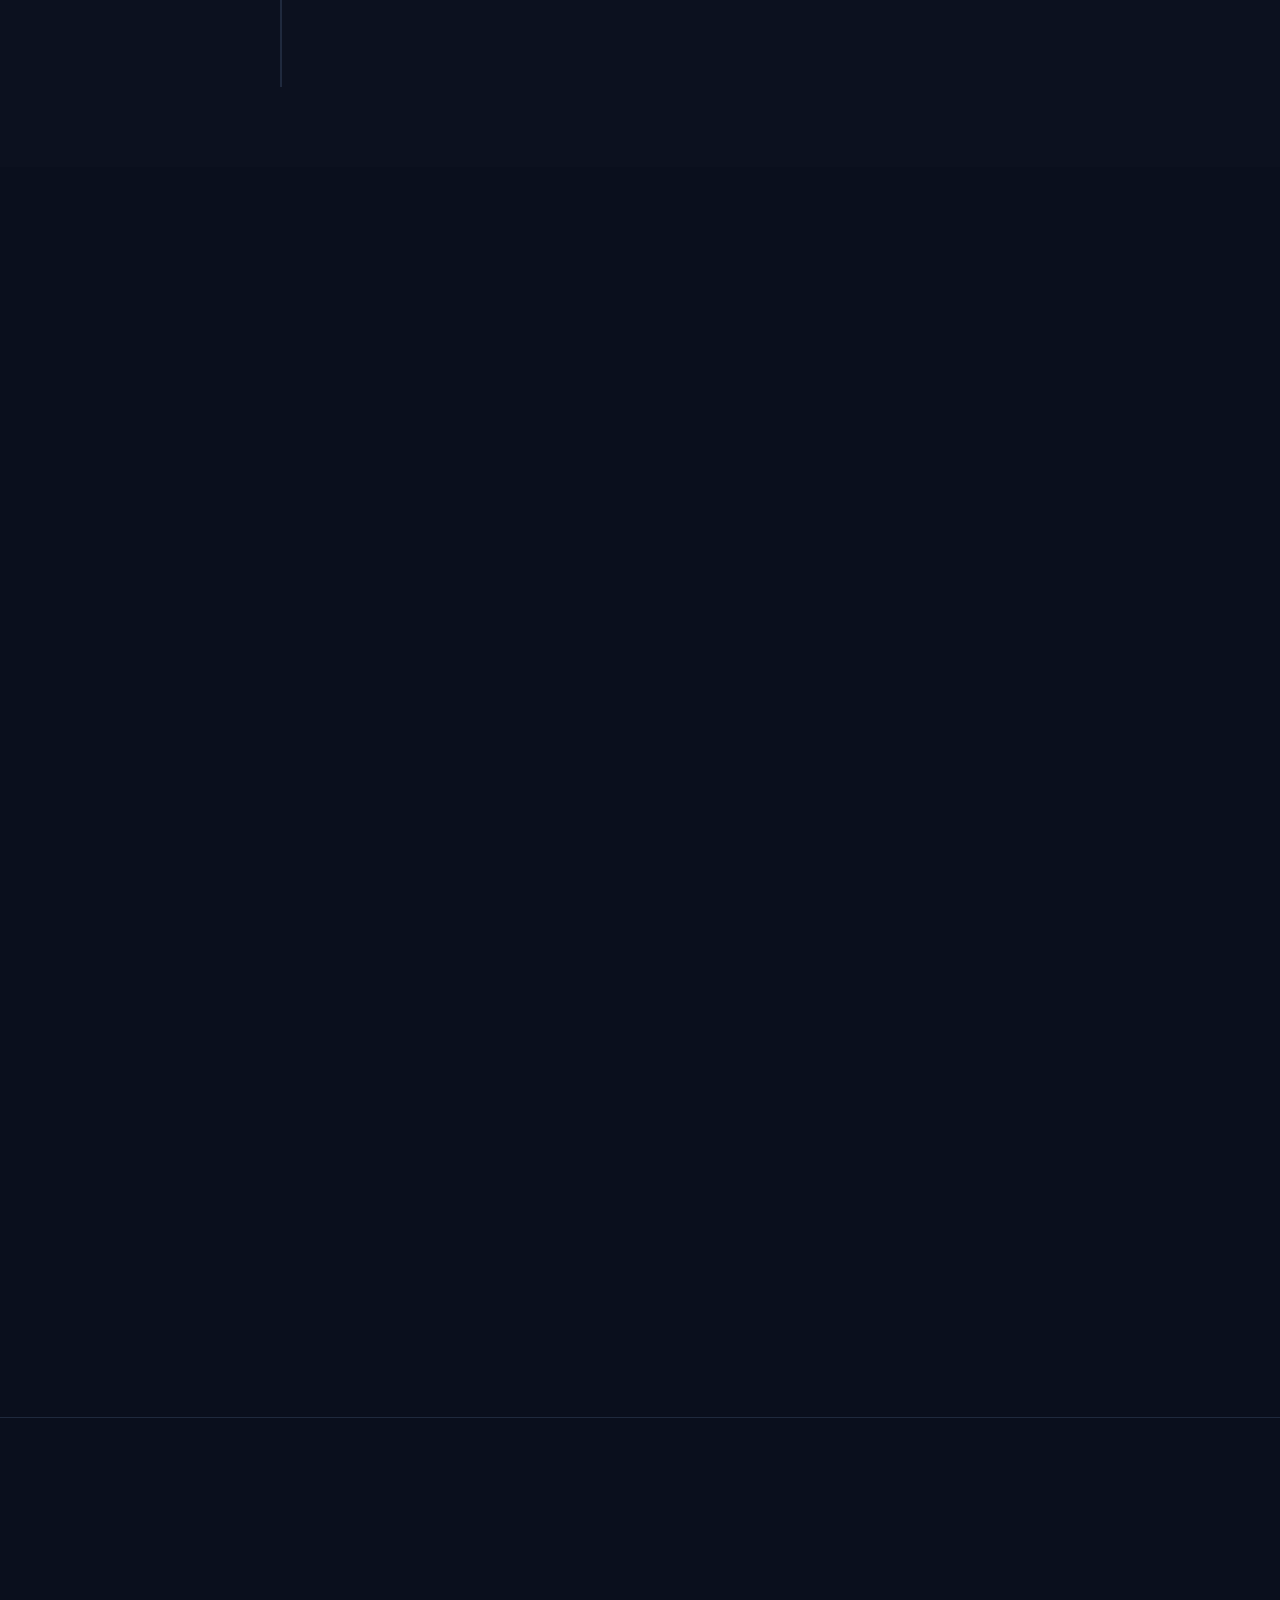
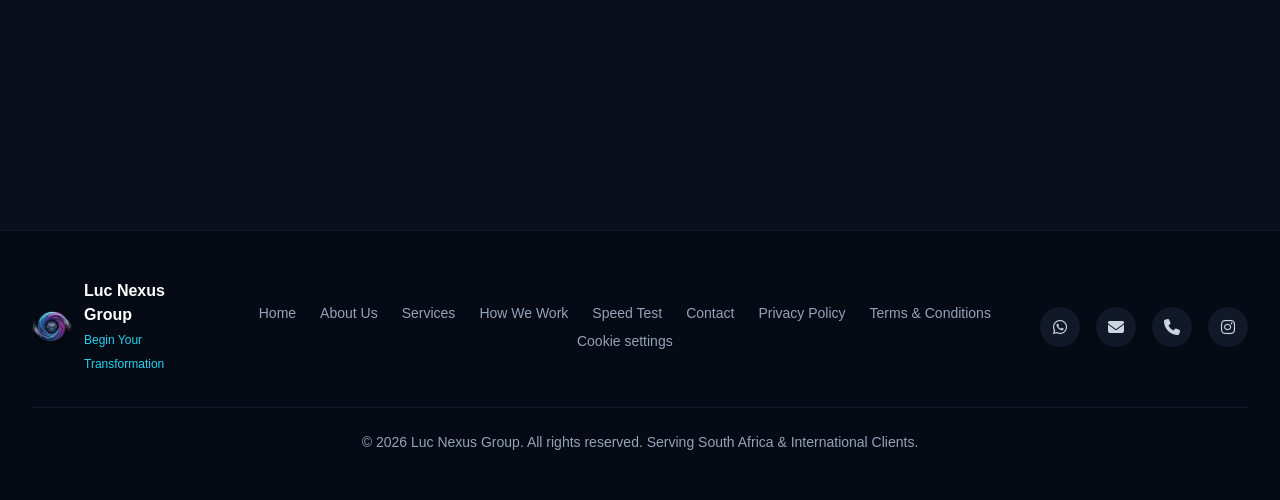
<file: process.html>
<!DOCTYPE html>
<html lang="en" class="scroll-smooth">
<head>
<meta charset="UTF-8">
<meta name="viewport" content="width=device-width, initial-scale=1.0">
<title>How We Work & FAQ | Luc Nexus Group</title>
<meta name="description" content="See how Luc Nexus Group takes you from assessment and design to deployment, security and support, and read answers to common questions.">
<link rel="canonical" href="https://lucnexusgroup.com/process.html">
<link rel="icon" href="/favicon.ico" sizes="any">
<link rel="icon" type="image/png" sizes="48x48" href="/favicon-48.png">
<link rel="icon" type="image/png" sizes="96x96" href="/favicon-96.png">
<link rel="icon" type="image/png" sizes="192x192" href="/favicon-192.png">
<link rel="apple-touch-icon" href="/apple-touch-icon.png">
<meta property="og:type" content="website"><meta property="og:site_name" content="Luc Nexus Group"><meta property="og:title" content="How We Work & FAQ | Luc Nexus Group"><meta property="og:description" content="See how Luc Nexus Group takes you from assessment and design to deployment, security and support, and read answers to common questions."><meta property="og:url" content="https://lucnexusgroup.com/process.html"><meta property="og:image" content="https://lucnexusgroup.com/assets/luc-nexus-logo-transparent.png">
<script type="application/ld+json">{"@context": "https://schema.org", "@type": "ProfessionalService", "name": "Luc Nexus Group", "alternateName": "Luc Nexus Networking Group", "url": "https://lucnexusgroup.com/", "logo": "https://lucnexusgroup.com/assets/luc-nexus-logo-transparent.png", "telephone": "+27824720050", "email": "luxnexusgroup@gmail.com", "areaServed": ["South Africa", "International"], "sameAs": ["https://www.instagram.com/lucnexusgroup/"]}</script>
<script type="application/ld+json">{"@context": "https://schema.org", "@type": "FAQPage", "mainEntity": [{"@type": "Question", "name": "How do I request a consultation?", "acceptedAnswer": {"@type": "Answer", "text": "Use the form on the contact page or message us on WhatsApp. Tell us what you need and we will recommend where to start."}}, {"@type": "Question", "name": "What should I have ready?", "acceptedAnswer": {"@type": "Answer", "text": "A short description of the problem or goal, the devices and locations involved, and any existing network documentation."}}, {"@type": "Question", "name": "Do you design networks, build them, or both?", "acceptedAnswer": {"@type": "Answer", "text": "Both. We can design your network and implement it, or deploy a design you already have."}}, {"@type": "Question", "name": "How soon will I hear back?", "acceptedAnswer": {"@type": "Answer", "text": "We reply as soon as we can. WhatsApp is the quickest route."}}, {"@type": "Question", "name": "Do you work on-site or remotely?", "acceptedAnswer": {"@type": "Answer", "text": "It depends on the job. Tell us where you are and what is wrong, and we will confirm the best way to help."}}, {"@type": "Question", "name": "Which areas do you serve?", "acceptedAnswer": {"@type": "Answer", "text": "We are based in South Africa and support businesses across the country as well as international clients."}}, {"@type": "Question", "name": "Can you work with the equipment I already have?", "acceptedAnswer": {"@type": "Answer", "text": "Often yes. Part of an assessment is deciding what can stay, what should be reconfigured and what is worth replacing."}}, {"@type": "Question", "name": "Will my business be offline during a rollout?", "acceptedAnswer": {"@type": "Answer", "text": "We plan rollouts to limit disruption, agreeing timing with you beforehand so the work happens when it affects you least."}}, {"@type": "Question", "name": "How is pricing worked out?", "acceptedAnswer": {"@type": "Answer", "text": "Scope, pricing and timelines are agreed in writing before work begins, so there are no surprises."}}, {"@type": "Question", "name": "How do I test my current connection?", "acceptedAnswer": {"@type": "Answer", "text": "Use our speed test for a quick check of download, upload and latency. If the results look wrong, we can investigate."}}, {"@type": "Question", "name": "How do I book a call?", "acceptedAnswer": {"@type": "Answer", "text": "Use the booking calendar on the contact page to choose a time, and we will confirm it."}}]}</script>
<script>document.documentElement.classList.add('js')</script>
<script src="assets/consent.js"></script>
<link rel="stylesheet" href="assets/tailwind.css">
<link rel="preconnect" href="https://cdnjs.cloudflare.com" crossorigin><link rel="stylesheet" href="https://cdnjs.cloudflare.com/ajax/libs/font-awesome/6.4.0/css/all.min.css" media="print" onload="this.media='all'"><noscript><link rel="stylesheet" href="https://cdnjs.cloudflare.com/ajax/libs/font-awesome/6.4.0/css/all.min.css"></noscript>
<style>
.glow-effect{box-shadow:0 0 25px rgba(0,242,254,.15)}.glow-effect:hover{box-shadow:0 0 35px rgba(0,242,254,.3)}
.text-gradient{background:linear-gradient(135deg,#00f2fe 0%,#4facfe 50%,#b19cd9 100%);-webkit-background-clip:text;-webkit-text-fill-color:transparent}
.js .reveal{opacity:0;transform:translateY(28px);transition:opacity .8s cubic-bezier(.2,.7,.2,1),transform .8s cubic-bezier(.2,.7,.2,1);transition-delay:var(--d,0s)}
.js .reveal.left{transform:translateX(-44px)}.js .reveal.right{transform:translateX(44px)}.js .reveal.zoom{transform:scale(.9)}.js .reveal.in{opacity:1;transform:none}
@keyframes spin{to{transform:rotate(360deg)}}@keyframes marquee{to{transform:translateX(-50%)}}@keyframes dash{to{stroke-dashoffset:-24}}@keyframes pulse{50%{opacity:.4;transform:scale(1.5)}}@keyframes pop{from{opacity:0;transform:translateY(10px)}}@keyframes breathe{50%{transform:scale(1.04)}}@keyframes halo{50%{opacity:.55;transform:scale(1.08)}}@keyframes bob{50%{transform:translateY(-6px)}}
.spin-a{animation:spin 70s linear infinite;transform-origin:250px 250px}.spin-b{animation:spin 45s linear infinite reverse;transform-origin:250px 250px}
.marquee{animation:marquee 38s linear infinite;width:max-content}.flow{stroke-dasharray:4 8;animation:dash 1.2s linear infinite}
.node{transform-box:fill-box;transform-origin:center;animation:pulse 3s ease-in-out infinite}.bob{animation:bob 5s ease-in-out infinite}.logo-blend{filter:drop-shadow(0 0 22px rgba(79,172,254,.45));animation:breathe 7s ease-in-out infinite}.halo{transform-box:fill-box;transform-origin:center;animation:halo 7s ease-in-out infinite}.pop{animation:pop .5s ease}
.ring{stroke-dasharray:var(--c);stroke-dashoffset:var(--c);transition:stroke-dashoffset 1.8s ease .3s}.in .ring{stroke-dashoffset:var(--o)}
.tab[aria-selected=true],.find[aria-selected=true]{background:#06b6d4;color:#0a0f1d;border-color:#06b6d4}
.chip[aria-current=true]{color:#22d3ee;border-color:rgba(6,182,212,.6)}
@media(prefers-reduced-motion:reduce){*{animation:none!important;transition:none!important}.js .reveal{opacity:1;transform:none}}
</style>
<link rel="stylesheet" href="assets/depth.css">
<script src="assets/site.js?v=20261114" defer></script>
</head>
<body class="bg-navy-900 text-slate-100 font-sans antialiased selection:bg-cyan-500 selection:text-navy-900">
<a href="#main" class="sr-only focus:not-sr-only focus:fixed focus:top-2 focus:left-2 focus:z-[80] focus:bg-cyan-500 focus:text-navy-900 focus:px-4 focus:py-2 focus:rounded">Skip to content</a>
<div id="progress" class="fixed top-0 left-0 h-0.5 w-0 bg-gradient-to-r from-cyan-400 to-blue-500 z-[60]"></div>
    <header class="fixed top-0 left-0 right-0 z-50 bg-navy-900/90 backdrop-blur-md border-b border-navy-700 transition-shadow">
        <div class="max-w-7xl mx-auto px-4 sm:px-6 lg:px-8 h-20 flex items-center justify-between">
            <a href="index.html" class="flex items-center space-x-3 group">
                <img src="assets/logo-96.webp" alt="Luc Nexus Networking Group Logo" class="w-12 h-12 object-contain rounded-full border border-cyan-500/30 group-hover:border-cyan-400 transition-all">
                <div class="flex flex-col">
                    <span class="font-bold text-lg sm:text-xl tracking-tight text-white group-hover:text-cyan-400 transition-colors">Luc Nexus</span>
                    <span class="text-xs text-cyan-400 font-medium tracking-widest uppercase">Group</span>
                </div>
            </a>
            <nav class="hidden md:flex items-center space-x-8 text-sm font-medium" aria-label="Main">
                <a href="about.html" class="text-slate-300 hover:text-cyan-400 transition-colors">About Us</a>
                <a href="services.html" class="text-slate-300 hover:text-cyan-400 transition-colors">Services</a>
                <a href="process.html" class="text-cyan-400 hover:text-cyan-400 transition-colors">How We Work</a>
                <a href="speed-test.html" class="text-slate-300 hover:text-cyan-400 transition-colors">Speed Test</a>
                <a href="contact.html" class="bg-gradient-to-r from-cyan-500 to-blue-600 text-navy-900 font-semibold px-5 py-2.5 rounded-full shadow-lg hover:opacity-90 transition-opacity">Get in Touch</a>
            </nav>
            <button id="mobile-menu-button" class="md:hidden text-slate-300 hover:text-white focus:outline-none" aria-label="Toggle menu" aria-expanded="false"><i class="fa-solid fa-bars text-2xl"></i></button>
        </div>
        <div id="mobile-menu" class="hidden md:hidden bg-navy-800 border-b border-navy-700 px-4 pt-2 pb-6 space-y-3">
            <a href="about.html" class="block py-2 text-slate-300 hover:text-cyan-400">About Us</a>
            <a href="services.html" class="block py-2 text-slate-300 hover:text-cyan-400">Services</a>
            <a href="process.html" class="block py-2 text-cyan-400 hover:text-cyan-400">How We Work</a>
            <a href="speed-test.html" class="block py-2 text-slate-300 hover:text-cyan-400">Speed Test</a>
            <a href="contact.html" class="block text-center mt-3 bg-gradient-to-r from-cyan-500 to-blue-600 text-navy-900 font-semibold py-2.5 rounded-full">Get in Touch</a>
        </div>
    </header>
<main id="main">
    <section class="relative pt-32 pb-16 md:pt-40 md:pb-20 overflow-hidden bg-gradient-to-b from-navy-900 via-navy-800 to-navy-900">
        <div class="absolute inset-0 opacity-10 bg-[radial-gradient(#00f2fe_1px,transparent_1px)] [background-size:16px_16px]"></div>
        <div class="max-w-7xl mx-auto px-4 sm:px-6 lg:px-8 relative z-10 text-center reveal">
            <div class="inline-flex items-center space-x-2 bg-navy-700/60 border border-cyan-500/30 px-4 py-1.5 rounded-full text-cyan-400 text-xs sm:text-sm font-medium mb-6"><i class="fa-solid fa-diagram-project"></i><span>How We Work</span></div>
            <h1 class="text-4xl sm:text-5xl lg:text-6xl font-extrabold tracking-tight text-white mb-6">From first call to <span class="text-gradient">final rollout</span></h1>
            <p class="max-w-3xl mx-auto text-base sm:text-lg text-slate-300 leading-relaxed">Every engagement is tailored, but the journey is consistent.</p>
        </div>
    </section>
    <section class="py-20 bg-navy-800/30 border-t border-navy-700">
        <div class="max-w-7xl mx-auto px-4 sm:px-6 lg:px-8">
            <img src="assets/ill-implementation.svg" alt="Network equipment being installed and connected" width="600" height="320" loading="lazy" decoding="async" class="max-w-3xl w-full mx-auto rounded-2xl border border-navy-700 mb-12 glow-effect"><div class="max-w-3xl mx-auto relative"><div class="absolute left-6 top-0 bottom-0 w-0.5 bg-navy-700"><div id="tl-fill" class="w-full bg-cyan-500" style="height:0"></div></div><ol class="relative"><li class="relative pl-20 pb-12 last:pb-0 reveal"><div class="absolute left-0 top-0 w-12 h-12 rounded-full bg-gradient-to-r from-cyan-500 to-blue-600 text-navy-900 font-bold flex items-center justify-center text-lg">1</div>
                    <div class="bg-navy-800 border border-navy-700 rounded-2xl p-6"><h3 class="text-xl font-bold text-white mb-2">Understand &amp; assess</h3><p class="text-slate-300 text-sm leading-relaxed">We listen to your goals and challenges, then evaluate what you have today.</p></div></li><li class="relative pl-20 pb-12 last:pb-0 reveal"><div class="absolute left-0 top-0 w-12 h-12 rounded-full bg-gradient-to-r from-cyan-500 to-blue-600 text-navy-900 font-bold flex items-center justify-center text-lg">2</div>
                    <div class="bg-navy-800 border border-navy-700 rounded-2xl p-6"><h3 class="text-xl font-bold text-white mb-2">Design</h3><p class="text-slate-300 text-sm leading-relaxed">We shape a tailored blueprint around performance, scalability and security.</p></div></li><li class="relative pl-20 pb-12 last:pb-0 reveal"><div class="absolute left-0 top-0 w-12 h-12 rounded-full bg-gradient-to-r from-cyan-500 to-blue-600 text-navy-900 font-bold flex items-center justify-center text-lg">3</div>
                    <div class="bg-navy-800 border border-navy-700 rounded-2xl p-6"><h3 class="text-xl font-bold text-white mb-2">Implement</h3><p class="text-slate-300 text-sm leading-relaxed">We build and configure the solution, planning the rollout to limit disruption.</p></div></li><li class="relative pl-20 pb-12 last:pb-0 reveal"><div class="absolute left-0 top-0 w-12 h-12 rounded-full bg-gradient-to-r from-cyan-500 to-blue-600 text-navy-900 font-bold flex items-center justify-center text-lg">4</div>
                    <div class="bg-navy-800 border border-navy-700 rounded-2xl p-6"><h3 class="text-xl font-bold text-white mb-2">Protect &amp; tune</h3><p class="text-slate-300 text-sm leading-relaxed">We secure the network, fine-tune it and connect it to the cloud where needed.</p></div></li><li class="relative pl-20 pb-12 last:pb-0 reveal"><div class="absolute left-0 top-0 w-12 h-12 rounded-full bg-gradient-to-r from-cyan-500 to-blue-600 text-navy-900 font-bold flex items-center justify-center text-lg">5</div>
                    <div class="bg-navy-800 border border-navy-700 rounded-2xl p-6"><h3 class="text-xl font-bold text-white mb-2">Support</h3><p class="text-slate-300 text-sm leading-relaxed">We stay available as your network and business evolve.</p></div></li></ol></div>
        </div>
    </section>
    <section class="py-20 bg-navy-900 ">
        <div class="max-w-7xl mx-auto px-4 sm:px-6 lg:px-8">
            <div class="text-center max-w-3xl mx-auto mb-14 reveal">
                <h2 class="text-3xl sm:text-4xl font-bold text-white mb-4">Frequently asked questions</h2>
                <div class="w-20 h-1 bg-cyan-500 mx-auto mb-6 rounded-full"></div>
                
            </div>
            <div class="max-w-3xl mx-auto space-y-4"><details class="group reveal bg-navy-800 border border-navy-700 rounded-2xl p-6 open:border-cyan-500/50"><summary class="cursor-pointer list-none flex items-center justify-between font-semibold text-white">How do I request a consultation?<i class="fa-solid fa-chevron-down text-cyan-400 text-sm transition-transform group-open:rotate-180"></i></summary><p class="text-slate-300 text-sm leading-relaxed mt-4">Use the form on the contact page or message us on WhatsApp. Tell us what you need and we will recommend where to start.</p></details><details class="group reveal bg-navy-800 border border-navy-700 rounded-2xl p-6 open:border-cyan-500/50"><summary class="cursor-pointer list-none flex items-center justify-between font-semibold text-white">What should I have ready?<i class="fa-solid fa-chevron-down text-cyan-400 text-sm transition-transform group-open:rotate-180"></i></summary><p class="text-slate-300 text-sm leading-relaxed mt-4">A short description of the problem or goal, the devices and locations involved, and any existing network documentation.</p></details><details class="group reveal bg-navy-800 border border-navy-700 rounded-2xl p-6 open:border-cyan-500/50"><summary class="cursor-pointer list-none flex items-center justify-between font-semibold text-white">Do you design networks, build them, or both?<i class="fa-solid fa-chevron-down text-cyan-400 text-sm transition-transform group-open:rotate-180"></i></summary><p class="text-slate-300 text-sm leading-relaxed mt-4">Both. We can design your network and implement it, or deploy a design you already have.</p></details><details class="group reveal bg-navy-800 border border-navy-700 rounded-2xl p-6 open:border-cyan-500/50"><summary class="cursor-pointer list-none flex items-center justify-between font-semibold text-white">How soon will I hear back?<i class="fa-solid fa-chevron-down text-cyan-400 text-sm transition-transform group-open:rotate-180"></i></summary><p class="text-slate-300 text-sm leading-relaxed mt-4">We reply as soon as we can. WhatsApp is the quickest route.</p></details><details class="group reveal bg-navy-800 border border-navy-700 rounded-2xl p-6 open:border-cyan-500/50"><summary class="cursor-pointer list-none flex items-center justify-between font-semibold text-white">Do you work on-site or remotely?<i class="fa-solid fa-chevron-down text-cyan-400 text-sm transition-transform group-open:rotate-180"></i></summary><p class="text-slate-300 text-sm leading-relaxed mt-4">It depends on the job. Tell us where you are and what is wrong, and we will confirm the best way to help.</p></details><details class="group reveal bg-navy-800 border border-navy-700 rounded-2xl p-6 open:border-cyan-500/50"><summary class="cursor-pointer list-none flex items-center justify-between font-semibold text-white">Which areas do you serve?<i class="fa-solid fa-chevron-down text-cyan-400 text-sm transition-transform group-open:rotate-180"></i></summary><p class="text-slate-300 text-sm leading-relaxed mt-4">We are based in South Africa and support businesses across the country as well as international clients.</p></details><details class="group reveal bg-navy-800 border border-navy-700 rounded-2xl p-6 open:border-cyan-500/50"><summary class="cursor-pointer list-none flex items-center justify-between font-semibold text-white">Can you work with the equipment I already have?<i class="fa-solid fa-chevron-down text-cyan-400 text-sm transition-transform group-open:rotate-180"></i></summary><p class="text-slate-300 text-sm leading-relaxed mt-4">Often yes. Part of an assessment is deciding what can stay, what should be reconfigured and what is worth replacing.</p></details><details class="group reveal bg-navy-800 border border-navy-700 rounded-2xl p-6 open:border-cyan-500/50"><summary class="cursor-pointer list-none flex items-center justify-between font-semibold text-white">Will my business be offline during a rollout?<i class="fa-solid fa-chevron-down text-cyan-400 text-sm transition-transform group-open:rotate-180"></i></summary><p class="text-slate-300 text-sm leading-relaxed mt-4">We plan rollouts to limit disruption, agreeing timing with you beforehand so the work happens when it affects you least.</p></details><details class="group reveal bg-navy-800 border border-navy-700 rounded-2xl p-6 open:border-cyan-500/50"><summary class="cursor-pointer list-none flex items-center justify-between font-semibold text-white">How is pricing worked out?<i class="fa-solid fa-chevron-down text-cyan-400 text-sm transition-transform group-open:rotate-180"></i></summary><p class="text-slate-300 text-sm leading-relaxed mt-4">Scope, pricing and timelines are agreed in writing before work begins, so there are no surprises.</p></details><details class="group reveal bg-navy-800 border border-navy-700 rounded-2xl p-6 open:border-cyan-500/50"><summary class="cursor-pointer list-none flex items-center justify-between font-semibold text-white">How do I test my current connection?<i class="fa-solid fa-chevron-down text-cyan-400 text-sm transition-transform group-open:rotate-180"></i></summary><p class="text-slate-300 text-sm leading-relaxed mt-4">Use our <a class="text-cyan-400 underline" href="speed-test.html">speed test</a> for a quick check of download, upload and latency. If the results look wrong, we can investigate.</p></details><details class="group reveal bg-navy-800 border border-navy-700 rounded-2xl p-6 open:border-cyan-500/50"><summary class="cursor-pointer list-none flex items-center justify-between font-semibold text-white">How do I book a call?<i class="fa-solid fa-chevron-down text-cyan-400 text-sm transition-transform group-open:rotate-180"></i></summary><p class="text-slate-300 text-sm leading-relaxed mt-4">Use the <a class="text-cyan-400 underline" href="contact.html#book">booking calendar</a> on the contact page to choose a time, and we will confirm it.</p></details></div>
        </div>
    </section>
    <section class="py-20 bg-navy-900 border-t border-navy-700">
        <div class="max-w-7xl mx-auto px-4 sm:px-6 lg:px-8">
            <div class="max-w-4xl mx-auto text-center bg-navy-800 border border-navy-700 rounded-3xl p-10 glow-effect reveal zoom">
                <h2 class="text-3xl sm:text-4xl font-bold text-white mb-4">Ready for step one?</h2>
                <p class="text-slate-300 mb-8 max-w-2xl mx-auto">Send us your requirements and we will take it from there.</p>
                <div class="flex flex-col sm:flex-row justify-center items-center gap-4"><a href="contact.html" class="w-full sm:w-auto bg-gradient-to-r from-cyan-500 to-blue-600 text-navy-900 font-bold px-8 py-4 rounded-xl shadow-xl hover:opacity-95 transition-all text-center">Request Consultation</a><a href="contact.html#book" class="w-full sm:w-auto border border-cyan-500/40 text-cyan-400 font-bold px-8 py-4 rounded-xl hover:bg-navy-700 transition-colors text-center">Book a Discovery Call</a></div>
            </div>
        </div>
    </section>
    </main>
<footer class="bg-navy-950 border-t border-navy-800 py-12">
        <div class="max-w-7xl mx-auto px-4 sm:px-6 lg:px-8">
            <div class="flex flex-col md:flex-row items-center justify-between gap-6 text-center md:text-left">
                <div class="flex items-center space-x-3">
                    <img src="assets/logo-96.webp" alt="Luc Nexus Logo" class="w-10 h-10 object-contain rounded-full">
                    <div><span class="font-bold text-white block">Luc Nexus Group</span><span class="text-xs text-cyan-400">Begin Your Transformation</span></div>
                </div>
                <nav class="flex flex-wrap justify-center gap-x-6 gap-y-2 text-sm text-slate-400" aria-label="Footer"><a href="index.html" class="hover:text-cyan-400">Home</a><a href="about.html" class="hover:text-cyan-400">About Us</a><a href="services.html" class="hover:text-cyan-400">Services</a><a href="process.html" class="hover:text-cyan-400">How We Work</a><a href="speed-test.html" class="hover:text-cyan-400">Speed Test</a><a href="contact.html" class="hover:text-cyan-400">Contact</a><a href="privacy-policy.html" class="hover:text-cyan-400">Privacy Policy</a><a href="terms.html" class="hover:text-cyan-400">Terms &amp; Conditions</a><button type="button" data-cookie-settings class="hover:text-cyan-400">Cookie settings</button></nav>
                <div class="flex space-x-4"><a href="https://wa.me/27824720050" target="_blank" rel="noopener" aria-label="WhatsApp" class="w-10 h-10 bg-navy-800 text-slate-300 hover:text-cyan-400 rounded-full flex items-center justify-center transition-colors"><i class="fa-brands fa-whatsapp"></i></a><a href="mailto:luxnexusgroup@gmail.com"  aria-label="Email" class="w-10 h-10 bg-navy-800 text-slate-300 hover:text-cyan-400 rounded-full flex items-center justify-center transition-colors"><i class="fa-solid fa-envelope"></i></a><a href="tel:+27824720050"  aria-label="Phone" class="w-10 h-10 bg-navy-800 text-slate-300 hover:text-cyan-400 rounded-full flex items-center justify-center transition-colors"><i class="fa-solid fa-phone"></i></a><a href="https://www.instagram.com/lucnexusgroup/" target="_blank" rel="noopener" aria-label="Instagram" class="w-10 h-10 bg-navy-800 text-slate-300 hover:text-cyan-400 rounded-full flex items-center justify-center transition-colors"><i class="fa-brands fa-instagram"></i></a></div>
            </div>
            <div class="mt-8 pt-6 border-t border-navy-800 text-center text-sm text-slate-400">&copy; <span id="current-year"></span> Luc Nexus Group. All rights reserved. Serving South Africa &amp; International Clients.</div>
        </div>
    </footer>

    <!-- Direct WhatsApp Floating Widget -->
    <a href="https://wa.me/27824720050?text=Hello%20Luc%20Nexus%20Group,%20I%20would%20like%20to%20begin%20my%20network%20transformation." target="_blank" rel="noopener" class="fixed bottom-6 right-6 z-50 bg-emerald-600 hover:bg-emerald-500 text-white w-14 h-14 rounded-full shadow-2xl flex items-center justify-center text-3xl transition-transform hover:scale-110" aria-label="WhatsApp Chat">
        <i class="fa-brands fa-whatsapp"></i>
    </a>
</body>
</html>
</file>
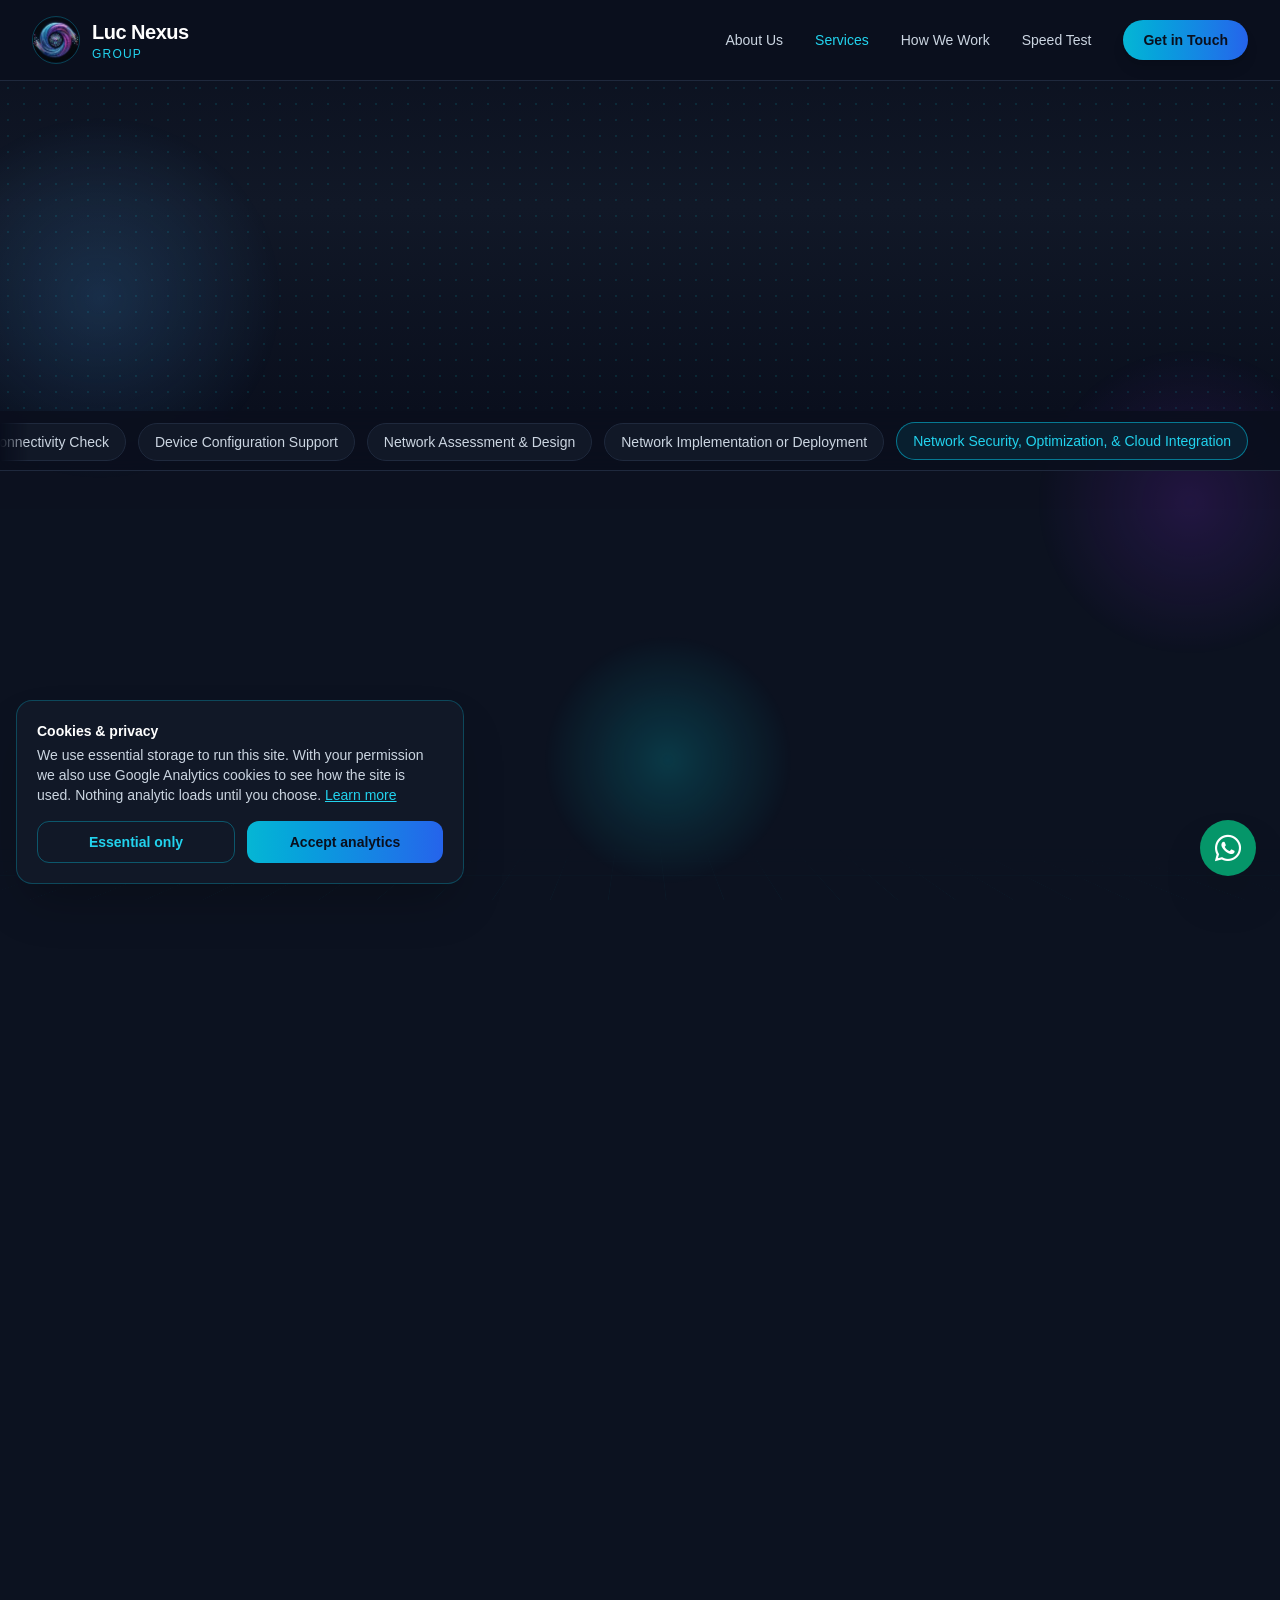
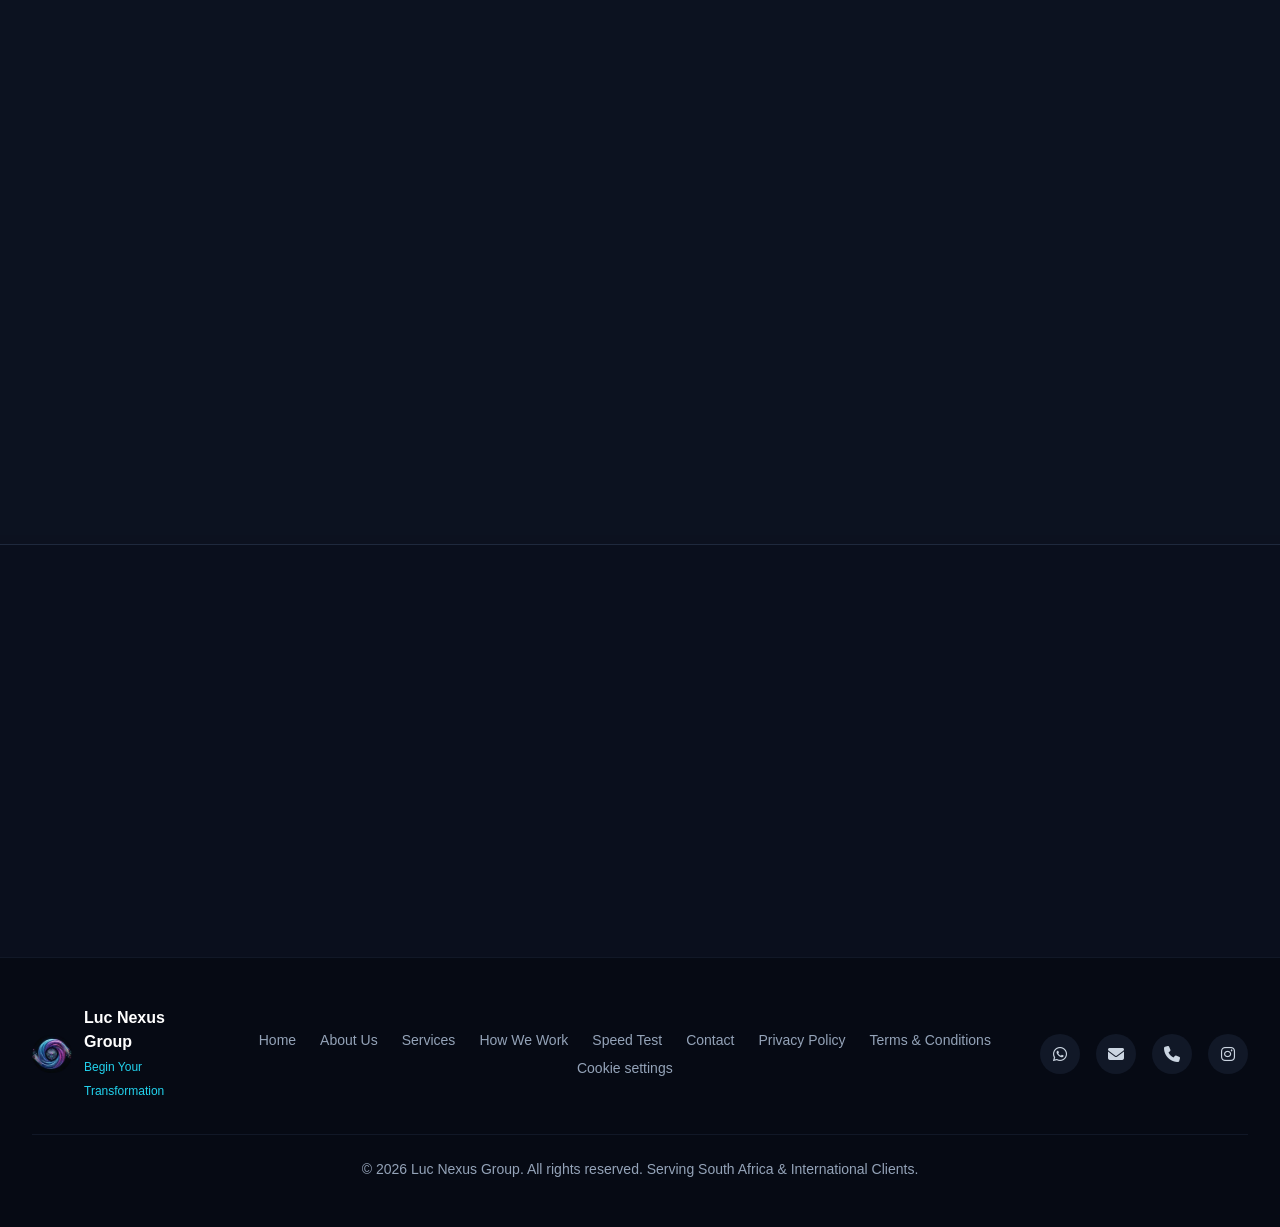
<file: services.html>
<!DOCTYPE html>
<html lang="en" class="scroll-smooth">
<head>
<meta charset="UTF-8">
<meta name="viewport" content="width=device-width, initial-scale=1.0">
<title>Our Services | Network Design, Security & Cloud Integration | Luc Nexus Group</title>
<meta name="description" content="Network troubleshooting, connectivity checks, device configuration, assessment and design, deployment, security, optimization and cloud integration from Luc Nexus Group.">
<link rel="canonical" href="https://lucnexusgroup.com/services.html">
<link rel="icon" href="/favicon.ico" sizes="any">
<link rel="icon" type="image/png" sizes="48x48" href="/favicon-48.png">
<link rel="icon" type="image/png" sizes="96x96" href="/favicon-96.png">
<link rel="icon" type="image/png" sizes="192x192" href="/favicon-192.png">
<link rel="apple-touch-icon" href="/apple-touch-icon.png">
<meta property="og:type" content="website"><meta property="og:site_name" content="Luc Nexus Group"><meta property="og:title" content="Our Services | Network Design, Security & Cloud Integration | Luc Nexus Group"><meta property="og:description" content="Network troubleshooting, connectivity checks, device configuration, assessment and design, deployment, security, optimization and cloud integration from Luc Nexus Group."><meta property="og:url" content="https://lucnexusgroup.com/services.html"><meta property="og:image" content="https://lucnexusgroup.com/assets/luc-nexus-logo-transparent.png">
<script type="application/ld+json">{"@context": "https://schema.org", "@type": "ProfessionalService", "name": "Luc Nexus Group", "alternateName": "Luc Nexus Networking Group", "url": "https://lucnexusgroup.com/", "logo": "https://lucnexusgroup.com/assets/luc-nexus-logo-transparent.png", "telephone": "+27824720050", "email": "luxnexusgroup@gmail.com", "areaServed": ["South Africa", "International"], "sameAs": ["https://www.instagram.com/lucnexusgroup/"]}</script>
<script>document.documentElement.classList.add('js')</script>
<script src="assets/consent.js"></script>
<link rel="stylesheet" href="assets/tailwind.css">
<link rel="preconnect" href="https://cdnjs.cloudflare.com" crossorigin><link rel="stylesheet" href="https://cdnjs.cloudflare.com/ajax/libs/font-awesome/6.4.0/css/all.min.css" media="print" onload="this.media='all'"><noscript><link rel="stylesheet" href="https://cdnjs.cloudflare.com/ajax/libs/font-awesome/6.4.0/css/all.min.css"></noscript>
<style>
.glow-effect{box-shadow:0 0 25px rgba(0,242,254,.15)}.glow-effect:hover{box-shadow:0 0 35px rgba(0,242,254,.3)}
.text-gradient{background:linear-gradient(135deg,#00f2fe 0%,#4facfe 50%,#b19cd9 100%);-webkit-background-clip:text;-webkit-text-fill-color:transparent}
.js .reveal{opacity:0;transform:translateY(28px);transition:opacity .8s cubic-bezier(.2,.7,.2,1),transform .8s cubic-bezier(.2,.7,.2,1);transition-delay:var(--d,0s)}
.js .reveal.left{transform:translateX(-44px)}.js .reveal.right{transform:translateX(44px)}.js .reveal.zoom{transform:scale(.9)}.js .reveal.in{opacity:1;transform:none}
@keyframes spin{to{transform:rotate(360deg)}}@keyframes marquee{to{transform:translateX(-50%)}}@keyframes dash{to{stroke-dashoffset:-24}}@keyframes pulse{50%{opacity:.4;transform:scale(1.5)}}@keyframes pop{from{opacity:0;transform:translateY(10px)}}@keyframes breathe{50%{transform:scale(1.04)}}@keyframes halo{50%{opacity:.55;transform:scale(1.08)}}@keyframes bob{50%{transform:translateY(-6px)}}
.spin-a{animation:spin 70s linear infinite;transform-origin:250px 250px}.spin-b{animation:spin 45s linear infinite reverse;transform-origin:250px 250px}
.marquee{animation:marquee 38s linear infinite;width:max-content}.flow{stroke-dasharray:4 8;animation:dash 1.2s linear infinite}
.node{transform-box:fill-box;transform-origin:center;animation:pulse 3s ease-in-out infinite}.bob{animation:bob 5s ease-in-out infinite}.logo-blend{filter:drop-shadow(0 0 22px rgba(79,172,254,.45));animation:breathe 7s ease-in-out infinite}.halo{transform-box:fill-box;transform-origin:center;animation:halo 7s ease-in-out infinite}.pop{animation:pop .5s ease}
.ring{stroke-dasharray:var(--c);stroke-dashoffset:var(--c);transition:stroke-dashoffset 1.8s ease .3s}.in .ring{stroke-dashoffset:var(--o)}
.tab[aria-selected=true],.find[aria-selected=true]{background:#06b6d4;color:#0a0f1d;border-color:#06b6d4}
.chip[aria-current=true]{color:#22d3ee;border-color:rgba(6,182,212,.6)}
@media(prefers-reduced-motion:reduce){*{animation:none!important;transition:none!important}.js .reveal{opacity:1;transform:none}}
</style>
<link rel="stylesheet" href="assets/depth.css">
<script src="assets/site.js?v=20261114" defer></script>
</head>
<body class="bg-navy-900 text-slate-100 font-sans antialiased selection:bg-cyan-500 selection:text-navy-900">
<a href="#main" class="sr-only focus:not-sr-only focus:fixed focus:top-2 focus:left-2 focus:z-[80] focus:bg-cyan-500 focus:text-navy-900 focus:px-4 focus:py-2 focus:rounded">Skip to content</a>
<div id="progress" class="fixed top-0 left-0 h-0.5 w-0 bg-gradient-to-r from-cyan-400 to-blue-500 z-[60]"></div>
    <header class="fixed top-0 left-0 right-0 z-50 bg-navy-900/90 backdrop-blur-md border-b border-navy-700 transition-shadow">
        <div class="max-w-7xl mx-auto px-4 sm:px-6 lg:px-8 h-20 flex items-center justify-between">
            <a href="index.html" class="flex items-center space-x-3 group">
                <img src="assets/logo-96.webp" alt="Luc Nexus Networking Group Logo" class="w-12 h-12 object-contain rounded-full border border-cyan-500/30 group-hover:border-cyan-400 transition-all">
                <div class="flex flex-col">
                    <span class="font-bold text-lg sm:text-xl tracking-tight text-white group-hover:text-cyan-400 transition-colors">Luc Nexus</span>
                    <span class="text-xs text-cyan-400 font-medium tracking-widest uppercase">Group</span>
                </div>
            </a>
            <nav class="hidden md:flex items-center space-x-8 text-sm font-medium" aria-label="Main">
                <a href="about.html" class="text-slate-300 hover:text-cyan-400 transition-colors">About Us</a>
                <a href="services.html" class="text-cyan-400 hover:text-cyan-400 transition-colors">Services</a>
                <a href="process.html" class="text-slate-300 hover:text-cyan-400 transition-colors">How We Work</a>
                <a href="speed-test.html" class="text-slate-300 hover:text-cyan-400 transition-colors">Speed Test</a>
                <a href="contact.html" class="bg-gradient-to-r from-cyan-500 to-blue-600 text-navy-900 font-semibold px-5 py-2.5 rounded-full shadow-lg hover:opacity-90 transition-opacity">Get in Touch</a>
            </nav>
            <button id="mobile-menu-button" class="md:hidden text-slate-300 hover:text-white focus:outline-none" aria-label="Toggle menu" aria-expanded="false"><i class="fa-solid fa-bars text-2xl"></i></button>
        </div>
        <div id="mobile-menu" class="hidden md:hidden bg-navy-800 border-b border-navy-700 px-4 pt-2 pb-6 space-y-3">
            <a href="about.html" class="block py-2 text-slate-300 hover:text-cyan-400">About Us</a>
            <a href="services.html" class="block py-2 text-cyan-400 hover:text-cyan-400">Services</a>
            <a href="process.html" class="block py-2 text-slate-300 hover:text-cyan-400">How We Work</a>
            <a href="speed-test.html" class="block py-2 text-slate-300 hover:text-cyan-400">Speed Test</a>
            <a href="contact.html" class="block text-center mt-3 bg-gradient-to-r from-cyan-500 to-blue-600 text-navy-900 font-semibold py-2.5 rounded-full">Get in Touch</a>
        </div>
    </header>
<main id="main">
    <section class="relative pt-32 pb-16 md:pt-40 md:pb-20 overflow-hidden bg-gradient-to-b from-navy-900 via-navy-800 to-navy-900">
        <div class="absolute inset-0 opacity-10 bg-[radial-gradient(#00f2fe_1px,transparent_1px)] [background-size:16px_16px]"></div>
        <div class="max-w-7xl mx-auto px-4 sm:px-6 lg:px-8 relative z-10 text-center reveal">
            <div class="inline-flex items-center space-x-2 bg-navy-700/60 border border-cyan-500/30 px-4 py-1.5 rounded-full text-cyan-400 text-xs sm:text-sm font-medium mb-6"><i class="fa-solid fa-gears"></i><span>Our Professional Services</span></div>
            <h1 class="text-4xl sm:text-5xl lg:text-6xl font-extrabold tracking-tight text-white mb-6">Six services, <span class="text-gradient">one trusted partner</span></h1>
            <p class="max-w-3xl mx-auto text-base sm:text-lg text-slate-300 leading-relaxed">From a quick fix to enterprise cloud integration.</p>
        </div>
    </section>
    <div class="sticky top-20 z-40 bg-navy-900/90 backdrop-blur-md border-b border-navy-700"><div class="max-w-7xl mx-auto px-4 sm:px-6 lg:px-8 py-3 flex gap-3 overflow-x-auto"><a href="#troubleshooting" class="chip shrink-0 px-4 py-2 rounded-full bg-navy-800 border border-navy-700 text-sm text-slate-300 hover:text-cyan-400 transition-colors whitespace-nowrap" aria-current="false">Basic Network Troubleshooting</a><a href="#connectivity-check" class="chip shrink-0 px-4 py-2 rounded-full bg-navy-800 border border-navy-700 text-sm text-slate-300 hover:text-cyan-400 transition-colors whitespace-nowrap" aria-current="false">Basic Connectivity Check</a><a href="#device-configuration" class="chip shrink-0 px-4 py-2 rounded-full bg-navy-800 border border-navy-700 text-sm text-slate-300 hover:text-cyan-400 transition-colors whitespace-nowrap" aria-current="false">Device Configuration Support</a><a href="#assessment-design" class="chip shrink-0 px-4 py-2 rounded-full bg-navy-800 border border-navy-700 text-sm text-slate-300 hover:text-cyan-400 transition-colors whitespace-nowrap" aria-current="false">Network Assessment & Design</a><a href="#implementation" class="chip shrink-0 px-4 py-2 rounded-full bg-navy-800 border border-navy-700 text-sm text-slate-300 hover:text-cyan-400 transition-colors whitespace-nowrap" aria-current="false">Network Implementation or Deployment</a><a href="#security-cloud" class="chip shrink-0 px-4 py-2 rounded-full bg-navy-800 border border-navy-700 text-sm text-slate-300 hover:text-cyan-400 transition-colors whitespace-nowrap" aria-current="false">Network Security, Optimization, & Cloud Integration</a></div></div>
    <section class="py-20 bg-navy-800/30 ">
        <div class="max-w-7xl mx-auto px-4 sm:px-6 lg:px-8">
            <div class="space-y-8">
                <article id="troubleshooting" class="reveal scroll-mt-40 bg-navy-800 border border-navy-700 rounded-2xl p-8 grid lg:grid-cols-3 gap-8 hover:border-cyan-500/50 transition-colors">
                    <div><div class="w-14 h-14 bg-cyan-500/10 text-cyan-400 rounded-xl flex items-center justify-center text-2xl mb-5"><i class="fa-solid fa-screwdriver-wrench"></i></div>
                    <h2 class="text-2xl font-bold text-white mb-3">Basic Network Troubleshooting</h2><p class="text-sm text-slate-400"><span class="text-cyan-400 font-semibold">A good fit when: </span>Something has stopped working or slowed down.</p></div>
                    <div class="lg:col-span-2 flex flex-col justify-between"><img src="assets/ill-troubleshoot.svg" alt="A router and laptop with a broken connection being diagnosed" width="600" height="320" loading="lazy" decoding="async" class="w-full rounded-xl border border-navy-700 mb-5"><p class="text-slate-300 leading-relaxed">Our Basic Network Troubleshooting service provides quick and effective support for common network issues. Whether you’re experiencing connectivity problems, slow speeds, or device mismatches, we’ll diagnose and fix the problem efficiently, minimizing downtime and getting you back online fast.</p>
                    <div class="mt-5"><p class="text-xs uppercase tracking-widest text-cyan-400 mb-2">What this can include</p><ul class="grid sm:grid-cols-2 gap-x-6 gap-y-2 text-sm text-slate-300"><li><i class="fa-solid fa-check text-cyan-400 mr-2"></i>Diagnosing drops, slow speeds and no-connection faults</li><li><i class="fa-solid fa-check text-cyan-400 mr-2"></i>Checking cabling, ports, routers and access points</li><li><i class="fa-solid fa-check text-cyan-400 mr-2"></i>Resolving IP, DNS and device conflicts</li><li><i class="fa-solid fa-check text-cyan-400 mr-2"></i>Advice to stop the issue returning</li></ul></div><div class="mt-6 pt-4 border-t border-navy-700"><a href="contact.html?service=Basic%20Network%20Troubleshooting" class="text-cyan-400 text-sm font-semibold inline-flex items-center space-x-2 hover:translate-x-1 transition-transform"><span>Enquire Now</span><i class="fa-solid fa-arrow-right"></i></a></div></div>
                </article>
                <article id="connectivity-check" class="reveal scroll-mt-40 bg-navy-800 border border-navy-700 rounded-2xl p-8 grid lg:grid-cols-3 gap-8 hover:border-cyan-500/50 transition-colors">
                    <div><div class="w-14 h-14 bg-cyan-500/10 text-cyan-400 rounded-xl flex items-center justify-center text-2xl mb-5"><i class="fa-solid fa-gauge-high"></i></div>
                    <h2 class="text-2xl font-bold text-white mb-3">Basic Connectivity Check</h2><p class="text-sm text-slate-400"><span class="text-cyan-400 font-semibold">A good fit when: </span>You want proof your network is healthy, or suspect an intermittent fault.</p></div>
                    <div class="lg:col-span-2 flex flex-col justify-between"><img src="assets/ill-connectivity.svg" alt="A speed gauge and signal bars" width="600" height="320" loading="lazy" decoding="async" class="w-full rounded-xl border border-navy-700 mb-5"><p class="text-slate-300 leading-relaxed">Our Basic Network Connectivity Check service ensures your network devices are properly connected and communicating. We test connections, verify speeds, and pinpoint any disruptions. If something’s off, we’ll help you identify and resolve it quickly, so you stay online and productive.</p>
                    <div class="mt-5"><p class="text-xs uppercase tracking-widest text-cyan-400 mb-2">What this can include</p><ul class="grid sm:grid-cols-2 gap-x-6 gap-y-2 text-sm text-slate-300"><li><i class="fa-solid fa-check text-cyan-400 mr-2"></i>Link and cable testing between devices</li><li><i class="fa-solid fa-check text-cyan-400 mr-2"></i>Speed and latency checks, wired and wireless</li><li><i class="fa-solid fa-check text-cyan-400 mr-2"></i>Wi‑Fi coverage and interference review</li><li><i class="fa-solid fa-check text-cyan-400 mr-2"></i>A summary of what we found and what to fix</li></ul></div><div class="mt-6 pt-4 border-t border-navy-700"><a href="contact.html?service=Basic%20Connectivity%20Check" class="text-cyan-400 text-sm font-semibold inline-flex items-center space-x-2 hover:translate-x-1 transition-transform"><span>Enquire Now</span><i class="fa-solid fa-arrow-right"></i></a></div></div>
                </article>
                <article id="device-configuration" class="reveal scroll-mt-40 bg-navy-800 border border-navy-700 rounded-2xl p-8 grid lg:grid-cols-3 gap-8 hover:border-cyan-500/50 transition-colors">
                    <div><div class="w-14 h-14 bg-cyan-500/10 text-cyan-400 rounded-xl flex items-center justify-center text-2xl mb-5"><i class="fa-solid fa-sliders"></i></div>
                    <h2 class="text-2xl font-bold text-white mb-3">Device Configuration Support</h2><p class="text-sm text-slate-400"><span class="text-cyan-400 font-semibold">A good fit when: </span>You have new or replacement hardware to set up.</p></div>
                    <div class="lg:col-span-2 flex flex-col justify-between"><img src="assets/ill-device.svg" alt="A router connecting laptop, phone and server" width="600" height="320" loading="lazy" decoding="async" class="w-full rounded-xl border border-navy-700 mb-5"><p class="text-slate-300 leading-relaxed">Our Device Configuration Support service handles the full setup and configuration of your network devices. We install and optimize routers, switches, firewalls, access points, and also configure end-user devices like computers, tablets, and mobile phones. We ensure each device is securely configured, fully operational, and integrated with your network, providing a seamless and reliable solution for your business.</p>
                    <div class="mt-5"><p class="text-xs uppercase tracking-widest text-cyan-400 mb-2">What this can include</p><ul class="grid sm:grid-cols-2 gap-x-6 gap-y-2 text-sm text-slate-300"><li><i class="fa-solid fa-check text-cyan-400 mr-2"></i>Router, switch, firewall and access point setup</li><li><i class="fa-solid fa-check text-cyan-400 mr-2"></i>Wi‑Fi networks, guest access and passwords</li><li><i class="fa-solid fa-check text-cyan-400 mr-2"></i>Computers, tablets and phones joined to the network</li><li><i class="fa-solid fa-check text-cyan-400 mr-2"></i>Printers and shared devices connected</li></ul></div><div class="mt-6 pt-4 border-t border-navy-700"><a href="contact.html?service=Device%20Configuration%20Support" class="text-cyan-400 text-sm font-semibold inline-flex items-center space-x-2 hover:translate-x-1 transition-transform"><span>Enquire Now</span><i class="fa-solid fa-arrow-right"></i></a></div></div>
                </article>
                <article id="assessment-design" class="reveal scroll-mt-40 bg-navy-800 border border-navy-700 rounded-2xl p-8 grid lg:grid-cols-3 gap-8 hover:border-cyan-500/50 transition-colors">
                    <div><div class="w-14 h-14 bg-cyan-500/10 text-cyan-400 rounded-xl flex items-center justify-center text-2xl mb-5"><i class="fa-solid fa-map"></i></div>
                    <h2 class="text-2xl font-bold text-white mb-3">Network Assessment &amp; Design</h2><p class="text-sm text-slate-400"><span class="text-cyan-400 font-semibold">A good fit when: </span>You are planning growth, remote access or a move to the cloud.</p></div>
                    <div class="lg:col-span-2 flex flex-col justify-between"><img src="assets/ill-assessment.svg" alt="A network map under a magnifying glass" width="600" height="320" loading="lazy" decoding="async" class="w-full rounded-xl border border-navy-700 mb-5"><p class="text-slate-300 leading-relaxed">Our core network consultancy service begins with a comprehensive network assessment and design. We evaluate your current infrastructure, pinpoint inefficiencies, and create a tailored roadmap to optimize performance, scalability, and security. Whether you’re looking to bolster your network reliability, implement secure remote access, or prepare for cloud integration, we provide the blueprint and support you need to succeed.</p>
                    <div class="mt-5"><p class="text-xs uppercase tracking-widest text-cyan-400 mb-2">What this can include</p><ul class="grid sm:grid-cols-2 gap-x-6 gap-y-2 text-sm text-slate-300"><li><i class="fa-solid fa-check text-cyan-400 mr-2"></i>Review of your current network and its pain points</li><li><i class="fa-solid fa-check text-cyan-400 mr-2"></i>Capacity, coverage and security gap analysis</li><li><i class="fa-solid fa-check text-cyan-400 mr-2"></i>A tailored design and upgrade roadmap</li><li><i class="fa-solid fa-check text-cyan-400 mr-2"></i>Planning for remote access and cloud</li></ul></div><div class="mt-6 pt-4 border-t border-navy-700"><a href="contact.html?service=Network%20Assessment%20%26%20Design" class="text-cyan-400 text-sm font-semibold inline-flex items-center space-x-2 hover:translate-x-1 transition-transform"><span>Enquire Now</span><i class="fa-solid fa-arrow-right"></i></a></div></div>
                </article>
                <article id="implementation" class="reveal scroll-mt-40 bg-navy-800 border border-navy-700 rounded-2xl p-8 grid lg:grid-cols-3 gap-8 hover:border-cyan-500/50 transition-colors">
                    <div><div class="w-14 h-14 bg-cyan-500/10 text-cyan-400 rounded-xl flex items-center justify-center text-2xl mb-5"><i class="fa-solid fa-server"></i></div>
                    <h2 class="text-2xl font-bold text-white mb-3">Network Implementation or Deployment</h2><p class="text-sm text-slate-400"><span class="text-cyan-400 font-semibold">A good fit when: </span>You have a design, ours or yours, that needs building.</p></div>
                    <div class="lg:col-span-2 flex flex-col justify-between"><img src="assets/ill-implementation.svg" alt="Server rack connected to laptop, phone and router" width="600" height="320" loading="lazy" decoding="async" class="w-full rounded-xl border border-navy-700 mb-5"><p class="text-slate-300 leading-relaxed">Our Network Implementation and Deployment service takes your customized network design and brings it to life. We handle all aspects of setup, from hardware installation and configuration to software integration and security protocols. We ensure a smooth and efficient rollout, minimizing downtime and ensuring your network is robust, scalable, and future-proof.</p>
                    <div class="mt-5"><p class="text-xs uppercase tracking-widest text-cyan-400 mb-2">What this can include</p><ul class="grid sm:grid-cols-2 gap-x-6 gap-y-2 text-sm text-slate-300"><li><i class="fa-solid fa-check text-cyan-400 mr-2"></i>Hardware installation and configuration</li><li><i class="fa-solid fa-check text-cyan-400 mr-2"></i>Cabling, Wi‑Fi and security rollout</li><li><i class="fa-solid fa-check text-cyan-400 mr-2"></i>Testing before and after go-live</li><li><i class="fa-solid fa-check text-cyan-400 mr-2"></i>Handover so your team knows what was built</li></ul></div><div class="mt-6 pt-4 border-t border-navy-700"><a href="contact.html?service=Network%20Implementation%20or%20Deployment" class="text-cyan-400 text-sm font-semibold inline-flex items-center space-x-2 hover:translate-x-1 transition-transform"><span>Enquire Now</span><i class="fa-solid fa-arrow-right"></i></a></div></div>
                </article>
                <article id="security-cloud" class="reveal scroll-mt-40 bg-navy-800 border border-navy-700 rounded-2xl p-8 grid lg:grid-cols-3 gap-8 hover:border-cyan-500/50 transition-colors">
                    <div><div class="w-14 h-14 bg-cyan-500/10 text-cyan-400 rounded-xl flex items-center justify-center text-2xl mb-5"><i class="fa-solid fa-shield-halved"></i></div>
                    <h2 class="text-2xl font-bold text-white mb-3">Network Security, Optimization, &amp; Cloud Integration</h2><p class="text-sm text-slate-400"><span class="text-cyan-400 font-semibold">A good fit when: </span>You need to harden, speed up or cloud-connect your network.</p></div>
                    <div class="lg:col-span-2 flex flex-col justify-between"><img src="assets/ill-security.svg" alt="A cloud and shield protecting an office and laptop" width="600" height="320" loading="lazy" decoding="async" class="w-full rounded-xl border border-navy-700 mb-5"><p class="text-slate-300 leading-relaxed">Our Network Security, Optimization, and Cloud Integration service goes far beyond basic setup. We safeguard your network with advanced security measures, continuous monitoring, and performance tuning. At the same time, we help you integrate your network with cloud platforms, optimizing cloud performance and enabling seamless hybrid or multi-cloud operations. Furthermore, we design your network with scalability in mind, so it grows alongside your business, ready to support future innovations and expansions.</p>
                    <div class="mt-5"><p class="text-xs uppercase tracking-widest text-cyan-400 mb-2">What this can include</p><ul class="grid sm:grid-cols-2 gap-x-6 gap-y-2 text-sm text-slate-300"><li><i class="fa-solid fa-check text-cyan-400 mr-2"></i>Firewall rules, segmentation and secure remote access</li><li><i class="fa-solid fa-check text-cyan-400 mr-2"></i>Monitoring and performance tuning</li><li><i class="fa-solid fa-check text-cyan-400 mr-2"></i>Cloud, hybrid and multi-cloud connectivity</li><li><i class="fa-solid fa-check text-cyan-400 mr-2"></i>Scalable design that grows with your business</li></ul></div><div class="mt-6 pt-4 border-t border-navy-700"><a href="contact.html?service=Network%20Security%2C%20Optimization%2C%20%26%20Cloud%20Integration" class="text-cyan-400 text-sm font-semibold inline-flex items-center space-x-2 hover:translate-x-1 transition-transform"><span>Enquire Now</span><i class="fa-solid fa-arrow-right"></i></a></div></div>
                </article>
            </div>
        </div>
    </section>
    <section class="py-20 bg-navy-900 border-t border-navy-700">
        <div class="max-w-7xl mx-auto px-4 sm:px-6 lg:px-8">
            <div class="max-w-4xl mx-auto text-center bg-navy-800 border border-navy-700 rounded-3xl p-10 glow-effect reveal zoom">
                <h2 class="text-3xl sm:text-4xl font-bold text-white mb-4">Ready to enquire?</h2>
                <p class="text-slate-300 mb-8 max-w-2xl mx-auto">Pick a service above, or describe your situation and we will advise.</p>
                <div class="flex flex-col sm:flex-row justify-center items-center gap-4"><a href="contact.html" class="w-full sm:w-auto bg-gradient-to-r from-cyan-500 to-blue-600 text-navy-900 font-bold px-8 py-4 rounded-xl shadow-xl hover:opacity-95 transition-all text-center">Request Consultation</a><a href="contact.html#book" class="w-full sm:w-auto border border-cyan-500/40 text-cyan-400 font-bold px-8 py-4 rounded-xl hover:bg-navy-700 transition-colors text-center">Book a Discovery Call</a><a href="process.html" class="w-full sm:w-auto border border-cyan-500/40 text-cyan-400 font-bold px-8 py-4 rounded-xl hover:bg-navy-700 transition-colors text-center">How We Work</a></div>
            </div>
        </div>
    </section>
    </main>
<footer class="bg-navy-950 border-t border-navy-800 py-12">
        <div class="max-w-7xl mx-auto px-4 sm:px-6 lg:px-8">
            <div class="flex flex-col md:flex-row items-center justify-between gap-6 text-center md:text-left">
                <div class="flex items-center space-x-3">
                    <img src="assets/logo-96.webp" alt="Luc Nexus Logo" class="w-10 h-10 object-contain rounded-full">
                    <div><span class="font-bold text-white block">Luc Nexus Group</span><span class="text-xs text-cyan-400">Begin Your Transformation</span></div>
                </div>
                <nav class="flex flex-wrap justify-center gap-x-6 gap-y-2 text-sm text-slate-400" aria-label="Footer"><a href="index.html" class="hover:text-cyan-400">Home</a><a href="about.html" class="hover:text-cyan-400">About Us</a><a href="services.html" class="hover:text-cyan-400">Services</a><a href="process.html" class="hover:text-cyan-400">How We Work</a><a href="speed-test.html" class="hover:text-cyan-400">Speed Test</a><a href="contact.html" class="hover:text-cyan-400">Contact</a><a href="privacy-policy.html" class="hover:text-cyan-400">Privacy Policy</a><a href="terms.html" class="hover:text-cyan-400">Terms &amp; Conditions</a><button type="button" data-cookie-settings class="hover:text-cyan-400">Cookie settings</button></nav>
                <div class="flex space-x-4"><a href="https://wa.me/27824720050" target="_blank" rel="noopener" aria-label="WhatsApp" class="w-10 h-10 bg-navy-800 text-slate-300 hover:text-cyan-400 rounded-full flex items-center justify-center transition-colors"><i class="fa-brands fa-whatsapp"></i></a><a href="mailto:luxnexusgroup@gmail.com"  aria-label="Email" class="w-10 h-10 bg-navy-800 text-slate-300 hover:text-cyan-400 rounded-full flex items-center justify-center transition-colors"><i class="fa-solid fa-envelope"></i></a><a href="tel:+27824720050"  aria-label="Phone" class="w-10 h-10 bg-navy-800 text-slate-300 hover:text-cyan-400 rounded-full flex items-center justify-center transition-colors"><i class="fa-solid fa-phone"></i></a><a href="https://www.instagram.com/lucnexusgroup/" target="_blank" rel="noopener" aria-label="Instagram" class="w-10 h-10 bg-navy-800 text-slate-300 hover:text-cyan-400 rounded-full flex items-center justify-center transition-colors"><i class="fa-brands fa-instagram"></i></a></div>
            </div>
            <div class="mt-8 pt-6 border-t border-navy-800 text-center text-sm text-slate-400">&copy; <span id="current-year"></span> Luc Nexus Group. All rights reserved. Serving South Africa &amp; International Clients.</div>
        </div>
    </footer>

    <!-- Direct WhatsApp Floating Widget -->
    <a href="https://wa.me/27824720050?text=Hello%20Luc%20Nexus%20Group,%20I%20would%20like%20to%20begin%20my%20network%20transformation." target="_blank" rel="noopener" class="fixed bottom-6 right-6 z-50 bg-emerald-600 hover:bg-emerald-500 text-white w-14 h-14 rounded-full shadow-2xl flex items-center justify-center text-3xl transition-transform hover:scale-110" aria-label="WhatsApp Chat">
        <i class="fa-brands fa-whatsapp"></i>
    </a>
</body>
</html>
</file>
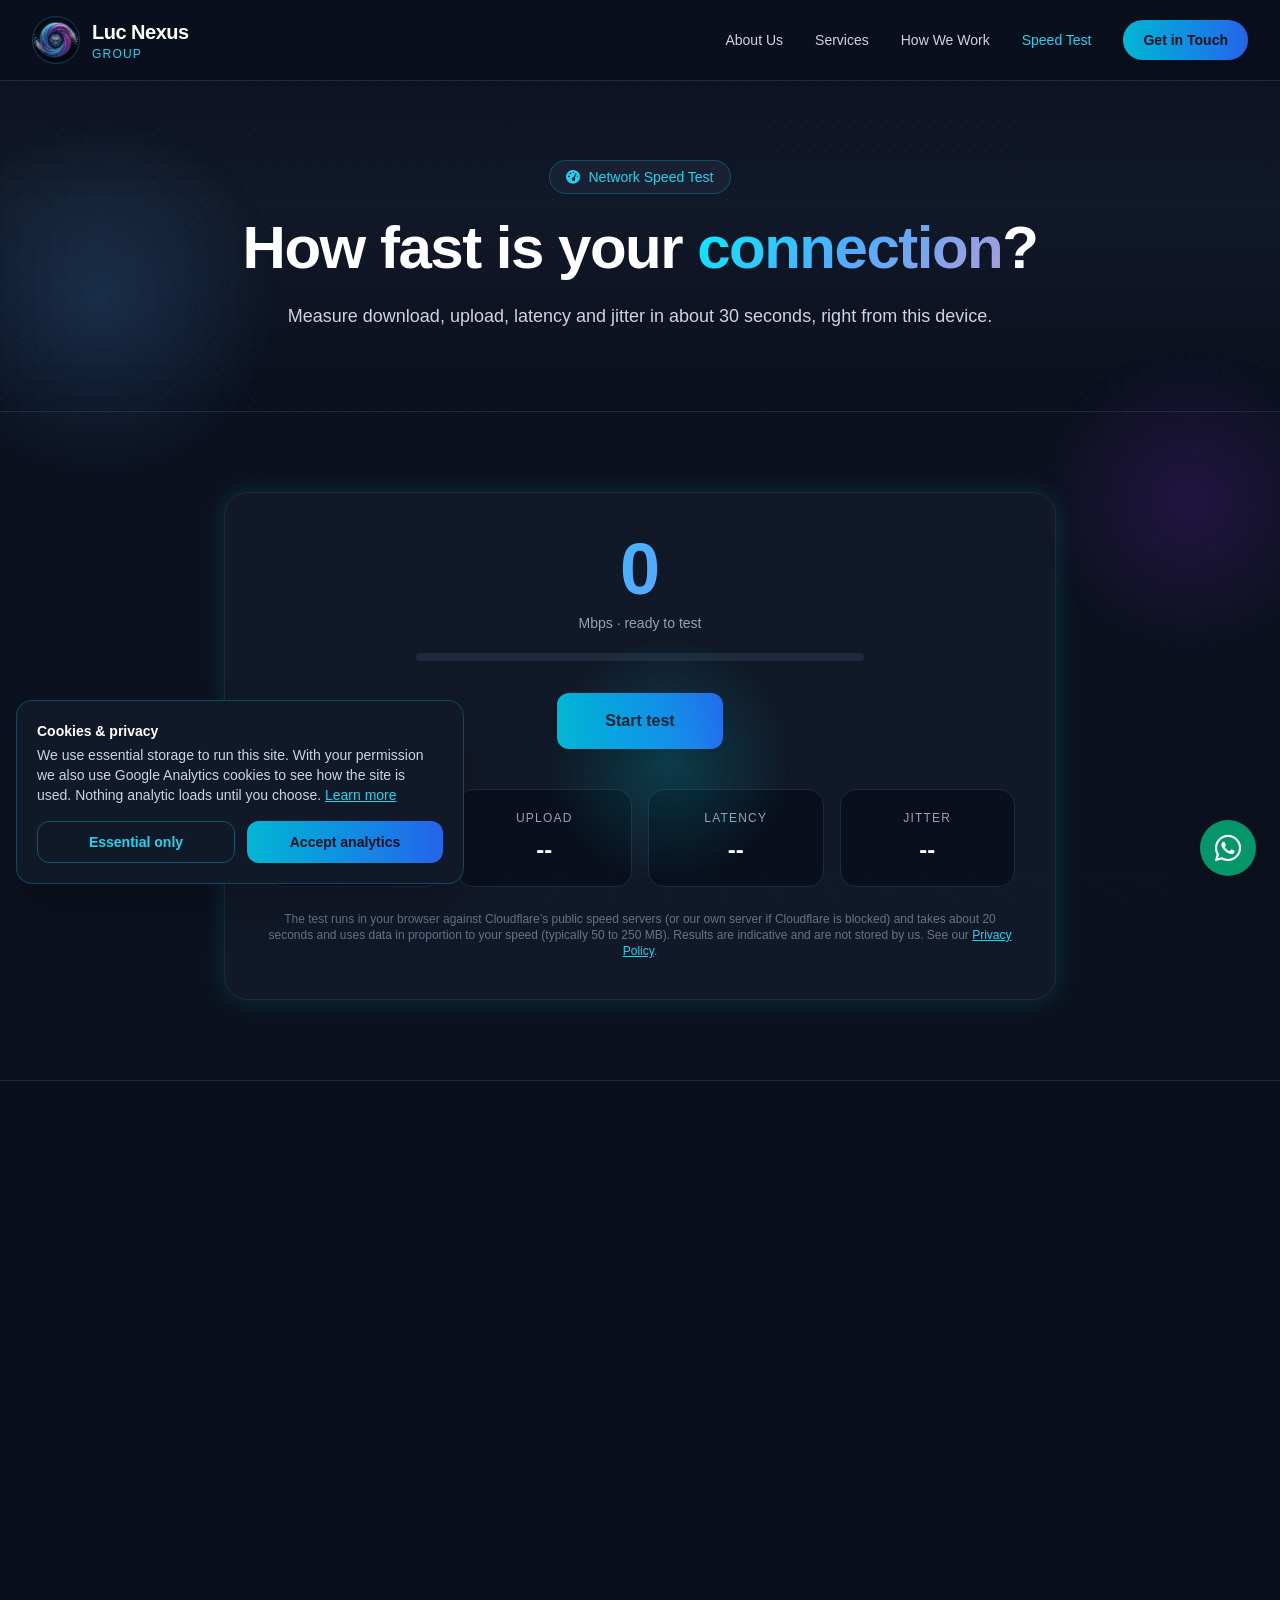
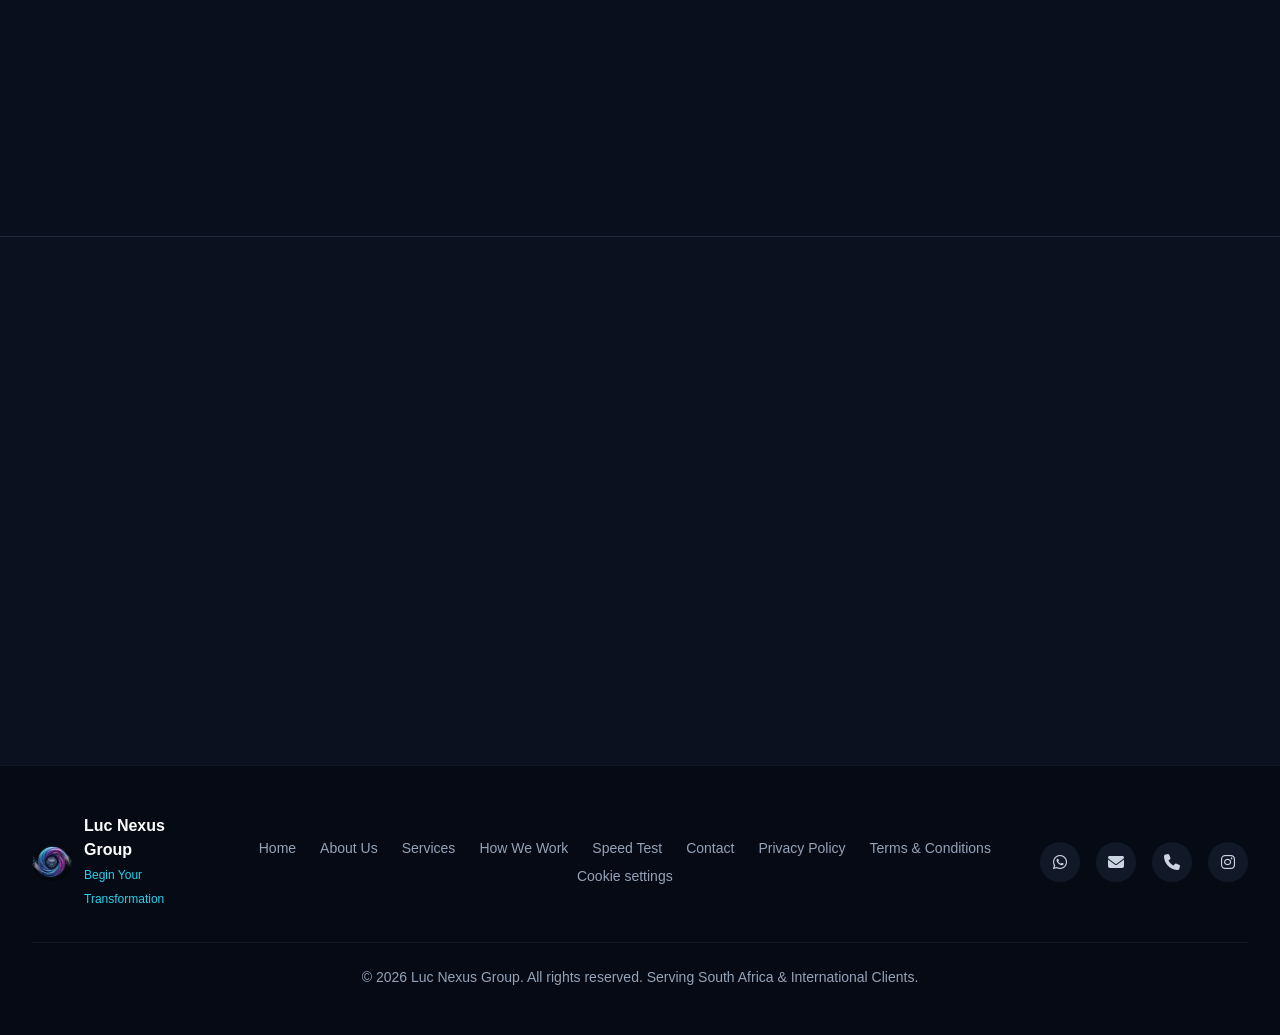
<file: speed-test.html>
<!DOCTYPE html>
<html lang="en" class="scroll-smooth">
<head>
<meta charset="UTF-8">
<meta name="viewport" content="width=device-width, initial-scale=1.0">
<title>Network Speed Test | Luc Nexus Group</title>
<meta name="description" content="Free browser-based network speed test: measure download, upload, latency and jitter, then get a plain-language verdict from Luc Nexus Group.">
<link rel="canonical" href="https://lucnexusgroup.com/speed-test.html">
<link rel="icon" href="/favicon.ico" sizes="any">
<link rel="icon" type="image/png" sizes="48x48" href="/favicon-48.png">
<link rel="icon" type="image/png" sizes="96x96" href="/favicon-96.png">
<link rel="icon" type="image/png" sizes="192x192" href="/favicon-192.png">
<link rel="apple-touch-icon" href="/apple-touch-icon.png">
<meta property="og:type" content="website"><meta property="og:site_name" content="Luc Nexus Group"><meta property="og:title" content="Network Speed Test | Luc Nexus Group"><meta property="og:description" content="Free browser-based network speed test: measure download, upload, latency and jitter, then get a plain-language verdict from Luc Nexus Group."><meta property="og:url" content="https://lucnexusgroup.com/speed-test.html"><meta property="og:image" content="https://lucnexusgroup.com/assets/luc-nexus-logo-transparent.png">
<script type="application/ld+json">{"@context": "https://schema.org", "@type": "ProfessionalService", "name": "Luc Nexus Group", "alternateName": "Luc Nexus Networking Group", "url": "https://lucnexusgroup.com/", "logo": "https://lucnexusgroup.com/assets/luc-nexus-logo-transparent.png", "telephone": "+27824720050", "email": "luxnexusgroup@gmail.com", "areaServed": ["South Africa", "International"], "sameAs": ["https://www.instagram.com/lucnexusgroup/"]}</script>
<script>document.documentElement.classList.add('js')</script>
<script src="assets/consent.js"></script>
<link rel="stylesheet" href="assets/tailwind.css">
<link rel="preconnect" href="https://cdnjs.cloudflare.com" crossorigin><link rel="stylesheet" href="https://cdnjs.cloudflare.com/ajax/libs/font-awesome/6.4.0/css/all.min.css" media="print" onload="this.media='all'"><noscript><link rel="stylesheet" href="https://cdnjs.cloudflare.com/ajax/libs/font-awesome/6.4.0/css/all.min.css"></noscript>
<style>
.glow-effect{box-shadow:0 0 25px rgba(0,242,254,.15)}.glow-effect:hover{box-shadow:0 0 35px rgba(0,242,254,.3)}
.text-gradient{background:linear-gradient(135deg,#00f2fe 0%,#4facfe 50%,#b19cd9 100%);-webkit-background-clip:text;-webkit-text-fill-color:transparent}
.js .reveal{opacity:0;transform:translateY(28px);transition:opacity .8s cubic-bezier(.2,.7,.2,1),transform .8s cubic-bezier(.2,.7,.2,1);transition-delay:var(--d,0s)}
.js .reveal.left{transform:translateX(-44px)}.js .reveal.right{transform:translateX(44px)}.js .reveal.zoom{transform:scale(.9)}.js .reveal.in{opacity:1;transform:none}
@keyframes spin{to{transform:rotate(360deg)}}@keyframes marquee{to{transform:translateX(-50%)}}@keyframes dash{to{stroke-dashoffset:-24}}@keyframes pulse{50%{opacity:.4;transform:scale(1.5)}}@keyframes pop{from{opacity:0;transform:translateY(10px)}}@keyframes breathe{50%{transform:scale(1.04)}}@keyframes halo{50%{opacity:.55;transform:scale(1.08)}}@keyframes bob{50%{transform:translateY(-6px)}}
.spin-a{animation:spin 70s linear infinite;transform-origin:250px 250px}.spin-b{animation:spin 45s linear infinite reverse;transform-origin:250px 250px}
.marquee{animation:marquee 38s linear infinite;width:max-content}.flow{stroke-dasharray:4 8;animation:dash 1.2s linear infinite}
.node{transform-box:fill-box;transform-origin:center;animation:pulse 3s ease-in-out infinite}.bob{animation:bob 5s ease-in-out infinite}.logo-blend{filter:drop-shadow(0 0 22px rgba(79,172,254,.45));animation:breathe 7s ease-in-out infinite}.halo{transform-box:fill-box;transform-origin:center;animation:halo 7s ease-in-out infinite}.pop{animation:pop .5s ease}
.ring{stroke-dasharray:var(--c);stroke-dashoffset:var(--c);transition:stroke-dashoffset 1.8s ease .3s}.in .ring{stroke-dashoffset:var(--o)}
.tab[aria-selected=true],.find[aria-selected=true]{background:#06b6d4;color:#0a0f1d;border-color:#06b6d4}
.chip[aria-current=true]{color:#22d3ee;border-color:rgba(6,182,212,.6)}
@media(prefers-reduced-motion:reduce){*{animation:none!important;transition:none!important}.js .reveal{opacity:1;transform:none}}
</style>
<link rel="stylesheet" href="assets/depth.css">
<script src="assets/site.js?v=20261114" defer></script>
</head>
<body class="bg-navy-900 text-slate-100 font-sans antialiased selection:bg-cyan-500 selection:text-navy-900">
<a href="#main" class="sr-only focus:not-sr-only focus:fixed focus:top-2 focus:left-2 focus:z-[80] focus:bg-cyan-500 focus:text-navy-900 focus:px-4 focus:py-2 focus:rounded">Skip to content</a>
<div id="progress" class="fixed top-0 left-0 h-0.5 w-0 bg-gradient-to-r from-cyan-400 to-blue-500 z-[60]"></div>
    <header class="fixed top-0 left-0 right-0 z-50 bg-navy-900/90 backdrop-blur-md border-b border-navy-700 transition-shadow">
        <div class="max-w-7xl mx-auto px-4 sm:px-6 lg:px-8 h-20 flex items-center justify-between">
            <a href="index.html" class="flex items-center space-x-3 group">
                <img src="assets/logo-96.webp" alt="Luc Nexus Networking Group Logo" class="w-12 h-12 object-contain rounded-full border border-cyan-500/30 group-hover:border-cyan-400 transition-all">
                <div class="flex flex-col">
                    <span class="font-bold text-lg sm:text-xl tracking-tight text-white group-hover:text-cyan-400 transition-colors">Luc Nexus</span>
                    <span class="text-xs text-cyan-400 font-medium tracking-widest uppercase">Group</span>
                </div>
            </a>
            <nav class="hidden md:flex items-center space-x-8 text-sm font-medium" aria-label="Main">
                <a href="about.html" class="text-slate-300 hover:text-cyan-400 transition-colors">About Us</a>
                <a href="services.html" class="text-slate-300 hover:text-cyan-400 transition-colors">Services</a>
                <a href="process.html" class="text-slate-300 hover:text-cyan-400 transition-colors">How We Work</a>
                <a href="speed-test.html" class="text-cyan-400 transition-colors">Speed Test</a>
                <a href="contact.html" class="bg-gradient-to-r from-cyan-500 to-blue-600 text-navy-900 font-semibold px-5 py-2.5 rounded-full shadow-lg hover:opacity-90 transition-opacity">Get in Touch</a>
            </nav>
            <button id="mobile-menu-button" class="md:hidden text-slate-300 hover:text-white focus:outline-none" aria-label="Toggle menu" aria-expanded="false"><i class="fa-solid fa-bars text-2xl"></i></button>
        </div>
        <div id="mobile-menu" class="hidden md:hidden bg-navy-800 border-b border-navy-700 px-4 pt-2 pb-6 space-y-3">
            <a href="about.html" class="block py-2 text-slate-300 hover:text-cyan-400">About Us</a>
            <a href="services.html" class="block py-2 text-slate-300 hover:text-cyan-400">Services</a>
            <a href="process.html" class="block py-2 text-slate-300 hover:text-cyan-400">How We Work</a>
            <a href="speed-test.html" class="block py-2 text-cyan-400">Speed Test</a>
            <a href="contact.html" class="block text-center mt-3 bg-gradient-to-r from-cyan-500 to-blue-600 text-navy-900 font-semibold py-2.5 rounded-full">Get in Touch</a>
        </div>
    </header>
<main id="main">
<section class="relative pt-32 pb-16 md:pt-40 md:pb-20 overflow-hidden bg-gradient-to-b from-navy-900 via-navy-800 to-navy-900"><div class="absolute inset-0 opacity-10 bg-[radial-gradient(#00f2fe_1px,transparent_1px)] [background-size:16px_16px]"></div><div class="max-w-7xl mx-auto px-4 sm:px-6 lg:px-8 relative z-10 text-center reveal"><div class="inline-flex items-center space-x-2 bg-navy-700/60 border border-cyan-500/30 px-4 py-1.5 rounded-full text-cyan-400 text-xs sm:text-sm font-medium mb-6"><i class="fa-solid fa-gauge-high"></i><span>Network Speed Test</span></div><h1 class="text-4xl sm:text-5xl lg:text-6xl font-extrabold tracking-tight text-white mb-6">How fast is your <span class="text-gradient">connection</span>?</h1><p class="max-w-3xl mx-auto text-base sm:text-lg text-slate-300 leading-relaxed">Measure download, upload, latency and jitter in about 30 seconds, right from this device.</p></div></section>
<section class="py-20 bg-navy-800/30 border-t border-navy-700"><div class="max-w-4xl mx-auto px-4 sm:px-6 lg:px-8"><div class="bg-navy-800 border border-navy-700 rounded-3xl p-6 sm:p-10 glow-effect reveal zoom"><div class="text-center"><div id="g-val" class="text-7xl font-extrabold text-gradient leading-none">0</div><p id="g-lbl" class="text-slate-400 text-sm mt-2 mb-5" aria-live="polite">Mbps · ready to test</p><div class="h-2 bg-navy-700 rounded-full overflow-hidden max-w-md mx-auto mb-8"><div id="g-bar" class="h-full w-0 bg-gradient-to-r from-cyan-400 to-blue-500 transition-all duration-200"></div></div><button id="st-go" type="button" class="bg-gradient-to-r from-cyan-500 to-blue-600 text-navy-900 font-bold px-12 py-4 rounded-xl shadow-xl disabled:opacity-50">Start test</button></div>
<div class="grid grid-cols-2 md:grid-cols-4 gap-4 mt-10"><div class="bg-navy-900 border border-navy-700 rounded-2xl p-5 text-center"><p class="text-xs uppercase tracking-widest text-slate-400 mb-2">Download</p><p id="r-dl" class="text-2xl font-bold text-white">--</p></div><div class="bg-navy-900 border border-navy-700 rounded-2xl p-5 text-center"><p class="text-xs uppercase tracking-widest text-slate-400 mb-2">Upload</p><p id="r-ul" class="text-2xl font-bold text-white">--</p></div><div class="bg-navy-900 border border-navy-700 rounded-2xl p-5 text-center"><p class="text-xs uppercase tracking-widest text-slate-400 mb-2">Latency</p><p id="r-lat" class="text-2xl font-bold text-white">--</p></div><div class="bg-navy-900 border border-navy-700 rounded-2xl p-5 text-center"><p class="text-xs uppercase tracking-widest text-slate-400 mb-2">Jitter</p><p id="r-jit" class="text-2xl font-bold text-white">--</p></div></div>
<div id="verdict" class="hidden mt-8 bg-navy-900 border border-cyan-500/30 rounded-2xl p-6 text-center"><h2 id="v-t" class="text-xl font-bold text-white mb-2"></h2><p id="v-d" class="text-slate-300 text-sm leading-relaxed mb-3"></p><p id="v-s" class="text-xs text-slate-500 mb-5"></p><div class="flex flex-col sm:flex-row justify-center gap-3"><a id="v-enq" href="contact.html" class="bg-gradient-to-r from-cyan-500 to-blue-600 text-navy-900 font-bold px-6 py-3 rounded-xl text-center">Ask us to look into it</a><a href="contact.html#book" class="border border-cyan-500/40 text-cyan-400 font-bold px-6 py-3 rounded-xl hover:bg-navy-700 text-center">Book a discovery call</a></div></div>
<p class="text-xs text-slate-500 mt-6 text-center">The test runs in your browser against Cloudflare’s public speed servers (or our own server if Cloudflare is blocked) and takes about 20 seconds and uses data in proportion to your speed (typically 50 to 250 MB). Results are indicative and are not stored by us. See our <a class="text-cyan-400 underline" href="privacy-policy.html">Privacy Policy</a>.</p></div></div></section>
<section class="py-20 bg-navy-900 border-t border-navy-700"><div class="max-w-7xl mx-auto px-4 sm:px-6 lg:px-8"><div class="text-center max-w-3xl mx-auto mb-14 reveal"><h2 class="text-3xl sm:text-4xl font-bold text-white mb-4">What the numbers mean</h2><div class="w-20 h-1 bg-cyan-500 mx-auto mb-6 rounded-full"></div><p class="text-slate-400">A quick guide to reading your results.</p></div><div class="grid md:grid-cols-2 lg:grid-cols-3 gap-6"><div data-glow class="reveal bg-navy-800 border border-navy-700 rounded-2xl p-7 hover:border-cyan-500/50 transition-colors" style="--d:0.0s"><div class="w-12 h-12 bg-cyan-500/10 text-cyan-400 rounded-xl flex items-center justify-center text-xl mb-4"><i class="fa-solid fa-download"></i></div><h3 class="text-lg font-bold text-white mb-2">Download</h3><p class="text-slate-400 text-sm leading-relaxed">How fast data reaches you. It matters for browsing, streaming, cloud apps and file downloads.</p></div><div data-glow class="reveal bg-navy-800 border border-navy-700 rounded-2xl p-7 hover:border-cyan-500/50 transition-colors" style="--d:0.1s"><div class="w-12 h-12 bg-cyan-500/10 text-cyan-400 rounded-xl flex items-center justify-center text-xl mb-4"><i class="fa-solid fa-upload"></i></div><h3 class="text-lg font-bold text-white mb-2">Upload</h3><p class="text-slate-400 text-sm leading-relaxed">How fast you can send data. It matters for video calls, backups and sharing large files.</p></div><div data-glow class="reveal bg-navy-800 border border-navy-700 rounded-2xl p-7 hover:border-cyan-500/50 transition-colors" style="--d:0.2s"><div class="w-12 h-12 bg-cyan-500/10 text-cyan-400 rounded-xl flex items-center justify-center text-xl mb-4"><i class="fa-solid fa-stopwatch"></i></div><h3 class="text-lg font-bold text-white mb-2">Latency</h3><p class="text-slate-400 text-sm leading-relaxed">The delay of a round trip, in milliseconds. Lower is better, especially for calls and remote desktops.</p></div><div data-glow class="reveal bg-navy-800 border border-navy-700 rounded-2xl p-7 hover:border-cyan-500/50 transition-colors" style="--d:0.0s"><div class="w-12 h-12 bg-cyan-500/10 text-cyan-400 rounded-xl flex items-center justify-center text-xl mb-4"><i class="fa-solid fa-wave-square"></i></div><h3 class="text-lg font-bold text-white mb-2">Jitter</h3><p class="text-slate-400 text-sm leading-relaxed">How much latency varies. High jitter causes choppy calls even when speeds look fine.</p></div></div></div></section>
<section class="py-20 bg-navy-800/30 border-t border-navy-700"><div class="max-w-7xl mx-auto px-4 sm:px-6 lg:px-8"><div class="text-center max-w-3xl mx-auto mb-14 reveal"><h2 class="text-3xl sm:text-4xl font-bold text-white mb-4">Getting an accurate result</h2><div class="w-20 h-1 bg-cyan-500 mx-auto mb-6 rounded-full"></div><p class="text-slate-400">Small things change the numbers a lot.</p></div><div class="grid md:grid-cols-2 lg:grid-cols-3 gap-6"><div data-glow class="reveal bg-navy-800 border border-navy-700 rounded-2xl p-7 hover:border-cyan-500/50 transition-colors" style="--d:0.0s"><div class="w-12 h-12 bg-cyan-500/10 text-cyan-400 rounded-xl flex items-center justify-center text-xl mb-4"><i class="fa-solid fa-ethernet"></i></div><h3 class="text-lg font-bold text-white mb-2">Use a cable if you can</h3><p class="text-slate-400 text-sm leading-relaxed">Wi‑Fi adds variation. Test wired first, then Wi‑Fi near and far from the router.</p></div><div data-glow class="reveal bg-navy-800 border border-navy-700 rounded-2xl p-7 hover:border-cyan-500/50 transition-colors" style="--d:0.1s"><div class="w-12 h-12 bg-cyan-500/10 text-cyan-400 rounded-xl flex items-center justify-center text-xl mb-4"><i class="fa-solid fa-pause"></i></div><h3 class="text-lg font-bold text-white mb-2">Pause other traffic</h3><p class="text-slate-400 text-sm leading-relaxed">Streaming, backups and updates on other devices will lower your result.</p></div><div data-glow class="reveal bg-navy-800 border border-navy-700 rounded-2xl p-7 hover:border-cyan-500/50 transition-colors" style="--d:0.2s"><div class="w-12 h-12 bg-cyan-500/10 text-cyan-400 rounded-xl flex items-center justify-center text-xl mb-4"><i class="fa-solid fa-repeat"></i></div><h3 class="text-lg font-bold text-white mb-2">Test more than once</h3><p class="text-slate-400 text-sm leading-relaxed">Run it at different times of day. A single test is a snapshot, not a verdict.</p></div></div></div></section>

</main>
<footer class="bg-navy-950 border-t border-navy-800 py-12">
        <div class="max-w-7xl mx-auto px-4 sm:px-6 lg:px-8">
            <div class="flex flex-col md:flex-row items-center justify-between gap-6 text-center md:text-left">
                <div class="flex items-center space-x-3">
                    <img src="assets/logo-96.webp" alt="Luc Nexus Logo" class="w-10 h-10 object-contain rounded-full">
                    <div><span class="font-bold text-white block">Luc Nexus Group</span><span class="text-xs text-cyan-400">Begin Your Transformation</span></div>
                </div>
                <nav class="flex flex-wrap justify-center gap-x-6 gap-y-2 text-sm text-slate-400" aria-label="Footer"><a href="index.html" class="hover:text-cyan-400">Home</a><a href="about.html" class="hover:text-cyan-400">About Us</a><a href="services.html" class="hover:text-cyan-400">Services</a><a href="process.html" class="hover:text-cyan-400">How We Work</a><a href="speed-test.html" class="hover:text-cyan-400">Speed Test</a><a href="contact.html" class="hover:text-cyan-400">Contact</a><a href="privacy-policy.html" class="hover:text-cyan-400">Privacy Policy</a><a href="terms.html" class="hover:text-cyan-400">Terms &amp; Conditions</a><button type="button" data-cookie-settings class="hover:text-cyan-400">Cookie settings</button></nav>
                <div class="flex space-x-4"><a href="https://wa.me/27824720050" target="_blank" rel="noopener" aria-label="WhatsApp" class="w-10 h-10 bg-navy-800 text-slate-300 hover:text-cyan-400 rounded-full flex items-center justify-center transition-colors"><i class="fa-brands fa-whatsapp"></i></a><a href="mailto:luxnexusgroup@gmail.com"  aria-label="Email" class="w-10 h-10 bg-navy-800 text-slate-300 hover:text-cyan-400 rounded-full flex items-center justify-center transition-colors"><i class="fa-solid fa-envelope"></i></a><a href="tel:+27824720050"  aria-label="Phone" class="w-10 h-10 bg-navy-800 text-slate-300 hover:text-cyan-400 rounded-full flex items-center justify-center transition-colors"><i class="fa-solid fa-phone"></i></a><a href="https://www.instagram.com/lucnexusgroup/" target="_blank" rel="noopener" aria-label="Instagram" class="w-10 h-10 bg-navy-800 text-slate-300 hover:text-cyan-400 rounded-full flex items-center justify-center transition-colors"><i class="fa-brands fa-instagram"></i></a></div>
            </div>
            <div class="mt-8 pt-6 border-t border-navy-800 text-center text-sm text-slate-400">&copy; <span id="current-year"></span> Luc Nexus Group. All rights reserved. Serving South Africa &amp; International Clients.</div>
        </div>
    </footer>

    <!-- Direct WhatsApp Floating Widget -->
    <a href="https://wa.me/27824720050?text=Hello%20Luc%20Nexus%20Group,%20I%20would%20like%20to%20begin%20my%20network%20transformation." target="_blank" rel="noopener" class="fixed bottom-6 right-6 z-50 bg-emerald-600 hover:bg-emerald-500 text-white w-14 h-14 rounded-full shadow-2xl flex items-center justify-center text-3xl transition-transform hover:scale-110" aria-label="WhatsApp Chat">
        <i class="fa-brands fa-whatsapp"></i>
    </a>
<script>(()=>{const $=i=>document.getElementById(i),go=$('st-go'),gv=$('g-val'),gl=$('g-lbl'),bar=$('g-bar'),set=(i,v)=>$(i).textContent=v,rnd=()=>Math.random().toString(36).slice(2),CF='https://speed.cloudflare.com/',OWN='speedtest.php';
const SV={cf:{name:'Cloudflare',ping:()=>CF+'__down?bytes=0&r='+rnd(),down:()=>CF+'__down?bytes=25000000&r='+rnd(),up:()=>CF+'__up',ub:4e6,o:{mode:'cors',credentials:'omit'}},
own:{name:'Luc Nexus server',ping:()=>OWN+'?ping=1&r='+rnd(),down:()=>OWN+'?d=25000000&r='+rnd(),up:()=>OWN+'?up=1&r='+rnd(),ub:19e5,o:{credentials:'omit'},chk:1}};
const now=()=>performance.now(),wait=ms=>new Promise(x=>setTimeout(x,ms)),msg=e=>e&&e.name==='AbortError'?'timed out':(e&&e.message)||String(e);
const gauge=(m,l)=>{gv.textContent=m>=100?Math.round(m):m.toFixed(1);gl.textContent='Mbps · '+l;bar.style.width=Math.min(100,Math.log10(1+m)/Math.log10(1001)*100)+'%'};
const rbuf=n=>{const a=new Uint8Array(n),c=new Uint8Array(65536);crypto.getRandomValues(c);for(let i=0;i<n;i+=65536)a.set(c.subarray(0,Math.min(65536,n-i)),i);return a};
function meter(l){const S=[[0,0]],t0=now();let b=0;const iv=setInterval(()=>{const t=now()-t0;S.push([t,b]);const w=S.find(x=>x[0]>t-1000);if(t>500&&w&&t-w[0]>0)gauge((b-w[1])*8/(t-w[0])/1e3,l)},250);
return{add:n=>{b+=n},get bytes(){return b},stop(){clearInterval(iv);S.push([now()-t0,b]);return S}}}
function rate(S,warm){const e=S[S.length-1];let s=S.find(x=>x[0]>=warm)||S[0];if(e[0]-s[0]<1500)s=S[0];return(e[1]-s[1])*8/(e[0]-s[0])/1e3}
async function ping(s){const t=[];let er='';gauge(0,'measuring latency');for(let i=0;i<16;i++){const a=now();try{const c=new AbortController(),to=setTimeout(()=>c.abort(),5000),r=await fetch(s.ping(),{...s.o,signal:c.signal});clearTimeout(to);if(!r.ok)throw new Error('HTTP '+r.status);await r.arrayBuffer();t.push(now()-a)}catch(e){er=msg(e)}await wait(40)}
const u=t.slice(3);if(u.length<5)throw new Error('latency '+(er||'failed'));const o=[...u].sort((a,b)=>a-b);let j=0;for(let i=1;i<u.length;i++)j+=Math.abs(u[i]-u[i-1]);return{lat:o[o.length>>1],jit:j/(u.length-1)}}
async function down(s){const N=4,T=8000,CAP=25e7,m=meter('downloading'),ac=new AbortController();let stop=false,err='',fails=0,done=0;
const wk=async()=>{try{while(!stop){try{const r=await fetch(s.down(),{...s.o,signal:ac.signal});if(!r.ok)throw new Error('HTTP '+r.status);
if(r.body&&r.body.getReader){const rd=r.body.getReader();for(;;){const x=await rd.read();if(x.done)break;m.add(x.value.length);if(m.bytes>CAP)stop=true;if(stop)break}}else m.add((await r.arrayBuffer()).byteLength)}catch(e){if(stop)return;err=msg(e);if(++fails>3)return;await wait(250)}}}finally{done++}};
const ws=Array.from({length:N},wk),t0=now();while(!stop&&done<N&&now()-t0<T)await wait(100);stop=true;ac.abort();await Promise.allSettled(ws);const S=m.stop();
if(m.bytes<1e5)throw new Error('download '+(err||'no data'));return rate(S,1500)}
async function up(s){const N=3,T=8000,CAP=1e8,m=meter('uploading'),ac=new AbortController(),blob=new Blob([rbuf(s.ub)]);let stop=false,err='',fails=0,done=0,chk=0;
const one=()=>new Promise((res,rej)=>{const x=new XMLHttpRequest();let last=0;x.open('POST',s.up());x.upload.onprogress=e=>{m.add(e.loaded-last);last=e.loaded;if(m.bytes>CAP)stop=true};
x.onload=()=>{if(x.status>=400)return rej(new Error('HTTP '+x.status));if(s.chk&&!chk){try{if(JSON.parse(x.responseText).bytes<s.ub*.95)return rej(new Error('upload not received in full'));chk=1}catch(_){return rej(new Error('bad reply'))}}res()};
x.onerror=()=>rej(new Error('network error'));x.onabort=()=>res();ac.signal.addEventListener('abort',()=>x.abort());x.send(blob)});
const wk=async()=>{try{while(!stop){try{await one()}catch(e){if(stop)return;err=msg(e);if(++fails>3)return;await wait(250)}}}finally{done++}};
const ws=Array.from({length:N},wk),t0=now();while(!stop&&done<N&&now()-t0<T)await wait(100);stop=true;ac.abort();await Promise.allSettled(ws);const S=m.stop();
if(m.bytes<1e5)throw new Error('upload '+(err||'no data'));return rate(S,1500)}
function done(dl,ul,p,names){const good=dl>=25&&ul>=10&&p.lat<=60&&p.jit<=20,ok=dl>=10&&ul>=3&&p.lat<=120&&p.jit<=40;
$('v-t').textContent=good?'Strong connection':ok?'Good for everyday work':'Worth a closer look';
$('v-d').textContent=good?'Comfortable for video calls, cloud apps and several people online at once.':ok?'Fine for email, browsing and video calls, but it may struggle when many people or devices are busy at once.':'These numbers are low for business use. Retest on a cable with other traffic paused. If it stays low, we can investigate.';
$('v-s').textContent='Tested against: '+names.join(' and ')+'.';
const n='Speed test on '+new Date().toLocaleDateString('en-ZA')+': download '+dl.toFixed(1)+' Mbps, upload '+ul.toFixed(1)+' Mbps, latency '+Math.round(p.lat)+' ms, jitter '+Math.round(p.jit)+' ms.';
$('v-enq').href='contact.html?service='+encodeURIComponent('Basic Connectivity Check')+'&note='+encodeURIComponent(n);$('verdict').classList.remove('hidden')}
go.onclick=async()=>{go.disabled=true;$('verdict').classList.add('hidden');['r-dl','r-ul','r-lat','r-jit'].forEach(i=>set(i,'--'));
const used=new Set();let pref=['cf','own'];
const stage=async fn=>{const er=[];for(const k of pref){try{const v=await fn(SV[k]);used.add(SV[k].name);pref=[k,...pref.filter(x=>x!==k)];return v}catch(e){er.push(SV[k].name+': '+msg(e))}}throw new Error(er.join(' | '))};
let st='latency';
try{const p=await stage(ping);set('r-lat',Math.round(p.lat)+' ms');set('r-jit',Math.round(p.jit)+' ms');
st='download';const dl=await stage(down);set('r-dl',dl.toFixed(1)+' Mbps');gauge(dl,'download result');await wait(600);
st='upload';const ul=await stage(up);set('r-ul',ul.toFixed(1)+' Mbps');gauge(ul,'upload result');
done(dl,ul,p,[...used])}
catch(e){gl.textContent='Test failed at '+st+' ('+msg(e)+'). Check your connection, pause content blockers and try again.'}
go.disabled=false;go.textContent='Test again'}})()</script>
</body>
</html>
</file>
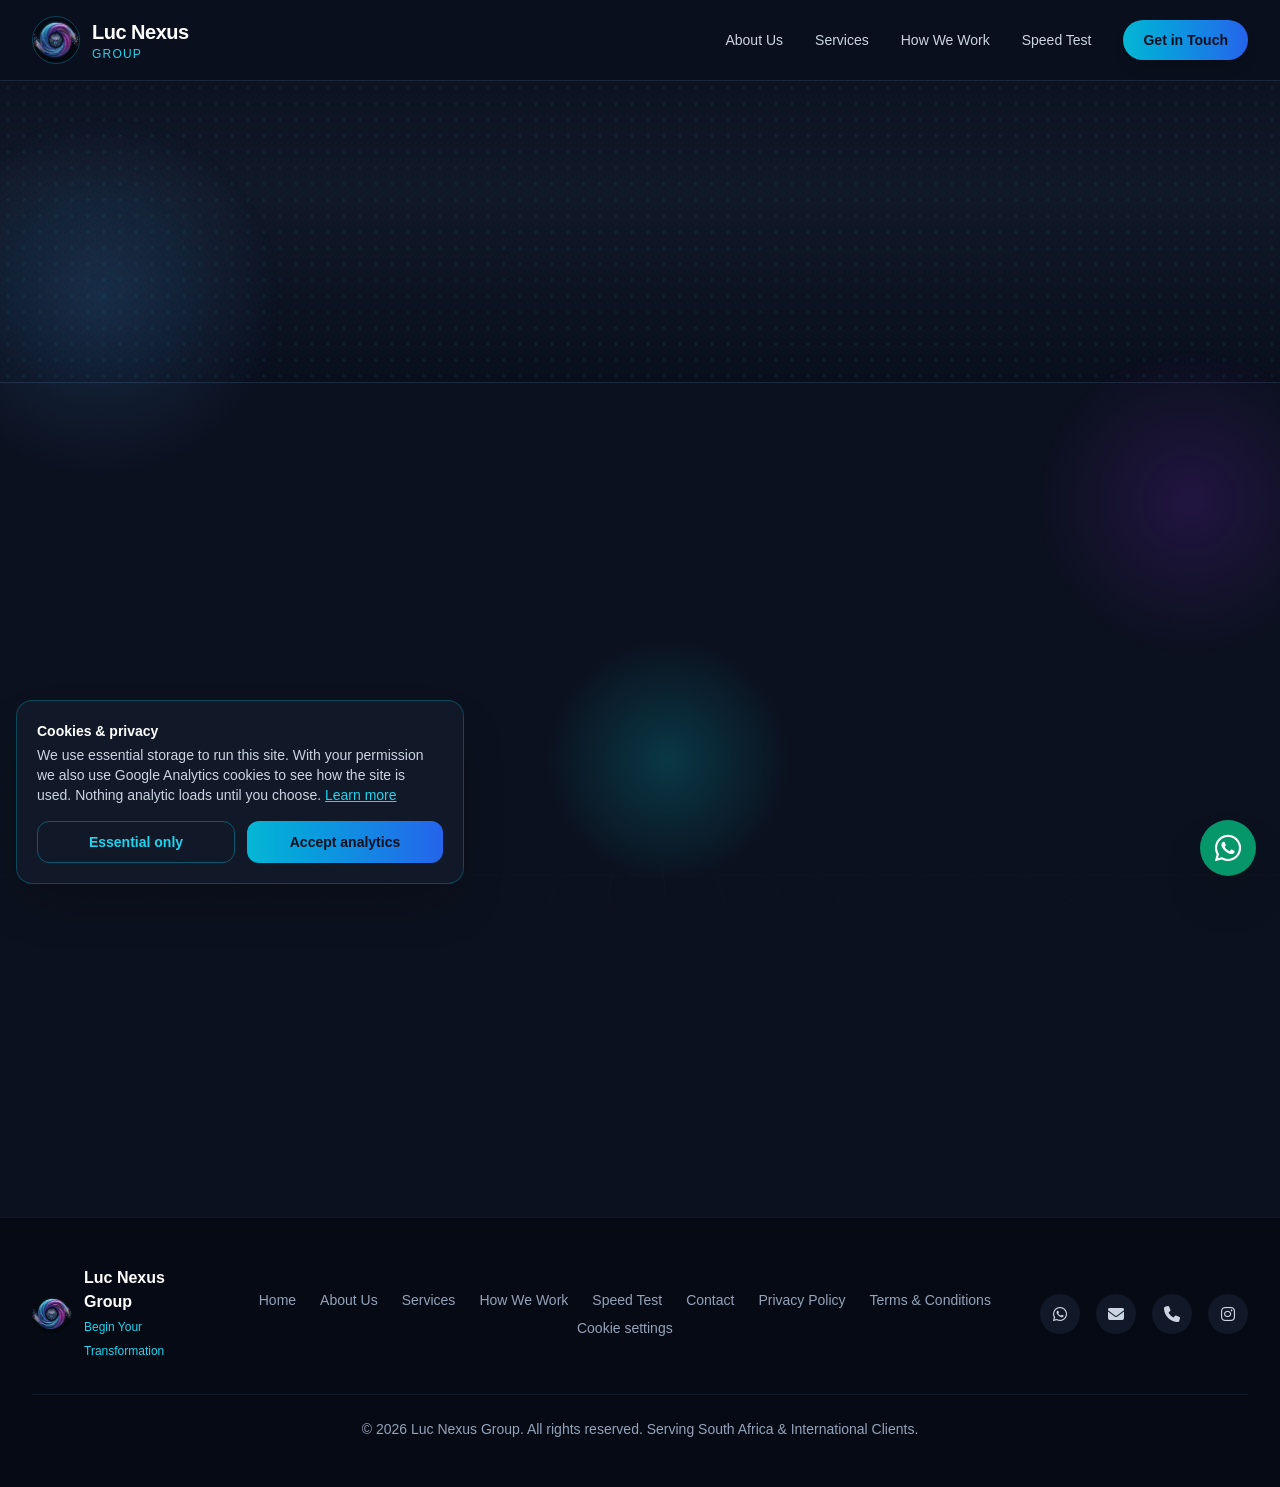
<file: terms.html>
<!DOCTYPE html>
<html lang="en" class="scroll-smooth">
<head>
<meta charset="UTF-8">
<meta name="viewport" content="width=device-width, initial-scale=1.0">
<title>Terms & Conditions | Luc Nexus Group</title>
<meta name="description" content="Terms and conditions for using the Luc Nexus Group website and engaging our services.">
<link rel="canonical" href="https://lucnexusgroup.com/terms.html">
<link rel="icon" href="/favicon.ico" sizes="any">
<link rel="icon" type="image/png" sizes="48x48" href="/favicon-48.png">
<link rel="icon" type="image/png" sizes="96x96" href="/favicon-96.png">
<link rel="icon" type="image/png" sizes="192x192" href="/favicon-192.png">
<link rel="apple-touch-icon" href="/apple-touch-icon.png">
<meta property="og:type" content="website"><meta property="og:site_name" content="Luc Nexus Group"><meta property="og:title" content="Terms & Conditions | Luc Nexus Group"><meta property="og:description" content="Terms and conditions for using the Luc Nexus Group website and engaging our services."><meta property="og:url" content="https://lucnexusgroup.com/terms.html"><meta property="og:image" content="https://lucnexusgroup.com/assets/luc-nexus-logo-transparent.png">
<script type="application/ld+json">{"@context": "https://schema.org", "@type": "ProfessionalService", "name": "Luc Nexus Group", "alternateName": "Luc Nexus Networking Group", "url": "https://lucnexusgroup.com/", "logo": "https://lucnexusgroup.com/assets/luc-nexus-logo-transparent.png", "telephone": "+27824720050", "email": "luxnexusgroup@gmail.com", "areaServed": ["South Africa", "International"], "sameAs": ["https://www.instagram.com/lucnexusgroup/"]}</script>
<script>document.documentElement.classList.add('js')</script>
<script src="assets/consent.js"></script>
<link rel="stylesheet" href="assets/tailwind.css">
<link rel="preconnect" href="https://cdnjs.cloudflare.com" crossorigin><link rel="stylesheet" href="https://cdnjs.cloudflare.com/ajax/libs/font-awesome/6.4.0/css/all.min.css" media="print" onload="this.media='all'"><noscript><link rel="stylesheet" href="https://cdnjs.cloudflare.com/ajax/libs/font-awesome/6.4.0/css/all.min.css"></noscript>
<style>
.glow-effect{box-shadow:0 0 25px rgba(0,242,254,.15)}.glow-effect:hover{box-shadow:0 0 35px rgba(0,242,254,.3)}
.text-gradient{background:linear-gradient(135deg,#00f2fe 0%,#4facfe 50%,#b19cd9 100%);-webkit-background-clip:text;-webkit-text-fill-color:transparent}
.js .reveal{opacity:0;transform:translateY(28px);transition:opacity .8s cubic-bezier(.2,.7,.2,1),transform .8s cubic-bezier(.2,.7,.2,1);transition-delay:var(--d,0s)}
.js .reveal.left{transform:translateX(-44px)}.js .reveal.right{transform:translateX(44px)}.js .reveal.zoom{transform:scale(.9)}.js .reveal.in{opacity:1;transform:none}
@keyframes spin{to{transform:rotate(360deg)}}@keyframes marquee{to{transform:translateX(-50%)}}@keyframes dash{to{stroke-dashoffset:-24}}@keyframes pulse{50%{opacity:.4;transform:scale(1.5)}}@keyframes pop{from{opacity:0;transform:translateY(10px)}}@keyframes breathe{50%{transform:scale(1.04)}}@keyframes halo{50%{opacity:.55;transform:scale(1.08)}}@keyframes bob{50%{transform:translateY(-6px)}}
.spin-a{animation:spin 70s linear infinite;transform-origin:250px 250px}.spin-b{animation:spin 45s linear infinite reverse;transform-origin:250px 250px}
.marquee{animation:marquee 38s linear infinite;width:max-content}.flow{stroke-dasharray:4 8;animation:dash 1.2s linear infinite}
.node{transform-box:fill-box;transform-origin:center;animation:pulse 3s ease-in-out infinite}.bob{animation:bob 5s ease-in-out infinite}.logo-blend{filter:drop-shadow(0 0 22px rgba(79,172,254,.45));animation:breathe 7s ease-in-out infinite}.halo{transform-box:fill-box;transform-origin:center;animation:halo 7s ease-in-out infinite}.pop{animation:pop .5s ease}
.ring{stroke-dasharray:var(--c);stroke-dashoffset:var(--c);transition:stroke-dashoffset 1.8s ease .3s}.in .ring{stroke-dashoffset:var(--o)}
.tab[aria-selected=true],.find[aria-selected=true]{background:#06b6d4;color:#0a0f1d;border-color:#06b6d4}
.chip[aria-current=true]{color:#22d3ee;border-color:rgba(6,182,212,.6)}
@media(prefers-reduced-motion:reduce){*{animation:none!important;transition:none!important}.js .reveal{opacity:1;transform:none}}
</style>
<link rel="stylesheet" href="assets/depth.css">
<script src="assets/site.js?v=20261114" defer></script>
</head>
<body class="bg-navy-900 text-slate-100 font-sans antialiased selection:bg-cyan-500 selection:text-navy-900">
<a href="#main" class="sr-only focus:not-sr-only focus:fixed focus:top-2 focus:left-2 focus:z-[80] focus:bg-cyan-500 focus:text-navy-900 focus:px-4 focus:py-2 focus:rounded">Skip to content</a>
<div id="progress" class="fixed top-0 left-0 h-0.5 w-0 bg-gradient-to-r from-cyan-400 to-blue-500 z-[60]"></div>
    <header class="fixed top-0 left-0 right-0 z-50 bg-navy-900/90 backdrop-blur-md border-b border-navy-700 transition-shadow">
        <div class="max-w-7xl mx-auto px-4 sm:px-6 lg:px-8 h-20 flex items-center justify-between">
            <a href="index.html" class="flex items-center space-x-3 group">
                <img src="assets/logo-96.webp" alt="Luc Nexus Networking Group Logo" class="w-12 h-12 object-contain rounded-full border border-cyan-500/30 group-hover:border-cyan-400 transition-all">
                <div class="flex flex-col">
                    <span class="font-bold text-lg sm:text-xl tracking-tight text-white group-hover:text-cyan-400 transition-colors">Luc Nexus</span>
                    <span class="text-xs text-cyan-400 font-medium tracking-widest uppercase">Group</span>
                </div>
            </a>
            <nav class="hidden md:flex items-center space-x-8 text-sm font-medium" aria-label="Main">
                <a href="about.html" class="text-slate-300 hover:text-cyan-400 transition-colors">About Us</a>
                <a href="services.html" class="text-slate-300 hover:text-cyan-400 transition-colors">Services</a>
                <a href="process.html" class="text-slate-300 hover:text-cyan-400 transition-colors">How We Work</a>
                <a href="speed-test.html" class="text-slate-300 hover:text-cyan-400 transition-colors">Speed Test</a>
                <a href="contact.html" class="bg-gradient-to-r from-cyan-500 to-blue-600 text-navy-900 font-semibold px-5 py-2.5 rounded-full shadow-lg hover:opacity-90 transition-opacity">Get in Touch</a>
            </nav>
            <button id="mobile-menu-button" class="md:hidden text-slate-300 hover:text-white focus:outline-none" aria-label="Toggle menu" aria-expanded="false"><i class="fa-solid fa-bars text-2xl"></i></button>
        </div>
        <div id="mobile-menu" class="hidden md:hidden bg-navy-800 border-b border-navy-700 px-4 pt-2 pb-6 space-y-3">
            <a href="about.html" class="block py-2 text-slate-300 hover:text-cyan-400">About Us</a>
            <a href="services.html" class="block py-2 text-slate-300 hover:text-cyan-400">Services</a>
            <a href="process.html" class="block py-2 text-slate-300 hover:text-cyan-400">How We Work</a>
            <a href="speed-test.html" class="block py-2 text-slate-300 hover:text-cyan-400">Speed Test</a>
            <a href="contact.html" class="block text-center mt-3 bg-gradient-to-r from-cyan-500 to-blue-600 text-navy-900 font-semibold py-2.5 rounded-full">Get in Touch</a>
        </div>
    </header>
<main id="main">
    <section class="relative pt-32 pb-16 md:pt-40 md:pb-20 overflow-hidden bg-gradient-to-b from-navy-900 via-navy-800 to-navy-900">
        <div class="absolute inset-0 opacity-10 bg-[radial-gradient(#00f2fe_1px,transparent_1px)] [background-size:16px_16px]"></div>
        <div class="max-w-7xl mx-auto px-4 sm:px-6 lg:px-8 relative z-10 text-center reveal">
            <div class="inline-flex items-center space-x-2 bg-navy-700/60 border border-cyan-500/30 px-4 py-1.5 rounded-full text-cyan-400 text-xs sm:text-sm font-medium mb-6"><i class="fa-solid fa-scale-balanced"></i><span>Legal</span></div>
            <h1 class="text-4xl sm:text-5xl lg:text-6xl font-extrabold tracking-tight text-white mb-6">Terms &amp; Conditions</h1>
            
        </div>
    </section>
    <section class="py-20 bg-navy-800/30 border-t border-navy-700">
        <div class="max-w-7xl mx-auto px-4 sm:px-6 lg:px-8">
<div class="max-w-3xl mx-auto reveal"><h2 class="text-2xl font-bold text-white mt-10 first:mt-0 mb-3">Use of this website</h2><p class="text-slate-300 leading-relaxed">Content on this site is general information about our services. You agree to use it lawfully and not to interfere with its operation.</p><h2 class="text-2xl font-bold text-white mt-10 first:mt-0 mb-3">Services</h2><p class="text-slate-300 leading-relaxed">Scope, pricing, timelines and deliverables are agreed in writing before work begins. Submitting a consultation request does not create a binding agreement.</p><h2 class="text-2xl font-bold text-white mt-10 first:mt-0 mb-3">Intellectual property</h2><p class="text-slate-300 leading-relaxed">All content and branding on this site, including the Luc Nexus Group name and logo, belongs to Luc Nexus Group and may not be reused without permission.</p><h2 class="text-2xl font-bold text-white mt-10 first:mt-0 mb-3">Limitation of liability</h2><p class="text-slate-300 leading-relaxed">To the extent permitted by law, Luc Nexus Group is not liable for losses arising from use of this website. Liability for services is governed by the written agreement for that engagement.</p><h2 class="text-2xl font-bold text-white mt-10 first:mt-0 mb-3">Changes and governing law</h2><p class="text-slate-300 leading-relaxed">We may update these terms from time to time. They are governed by the laws of South Africa.</p><p class="text-sm text-slate-500 mt-10">Questions? Reach us through the <a class="text-cyan-400 hover:underline" href="contact.html">contact page</a>.</p></div>
        </div>
    </section>
    </main>
<footer class="bg-navy-950 border-t border-navy-800 py-12">
        <div class="max-w-7xl mx-auto px-4 sm:px-6 lg:px-8">
            <div class="flex flex-col md:flex-row items-center justify-between gap-6 text-center md:text-left">
                <div class="flex items-center space-x-3">
                    <img src="assets/logo-96.webp" alt="Luc Nexus Logo" class="w-10 h-10 object-contain rounded-full">
                    <div><span class="font-bold text-white block">Luc Nexus Group</span><span class="text-xs text-cyan-400">Begin Your Transformation</span></div>
                </div>
                <nav class="flex flex-wrap justify-center gap-x-6 gap-y-2 text-sm text-slate-400" aria-label="Footer"><a href="index.html" class="hover:text-cyan-400">Home</a><a href="about.html" class="hover:text-cyan-400">About Us</a><a href="services.html" class="hover:text-cyan-400">Services</a><a href="process.html" class="hover:text-cyan-400">How We Work</a><a href="speed-test.html" class="hover:text-cyan-400">Speed Test</a><a href="contact.html" class="hover:text-cyan-400">Contact</a><a href="privacy-policy.html" class="hover:text-cyan-400">Privacy Policy</a><a href="terms.html" class="hover:text-cyan-400">Terms &amp; Conditions</a><button type="button" data-cookie-settings class="hover:text-cyan-400">Cookie settings</button></nav>
                <div class="flex space-x-4"><a href="https://wa.me/27824720050" target="_blank" rel="noopener" aria-label="WhatsApp" class="w-10 h-10 bg-navy-800 text-slate-300 hover:text-cyan-400 rounded-full flex items-center justify-center transition-colors"><i class="fa-brands fa-whatsapp"></i></a><a href="mailto:luxnexusgroup@gmail.com"  aria-label="Email" class="w-10 h-10 bg-navy-800 text-slate-300 hover:text-cyan-400 rounded-full flex items-center justify-center transition-colors"><i class="fa-solid fa-envelope"></i></a><a href="tel:+27824720050"  aria-label="Phone" class="w-10 h-10 bg-navy-800 text-slate-300 hover:text-cyan-400 rounded-full flex items-center justify-center transition-colors"><i class="fa-solid fa-phone"></i></a><a href="https://www.instagram.com/lucnexusgroup/" target="_blank" rel="noopener" aria-label="Instagram" class="w-10 h-10 bg-navy-800 text-slate-300 hover:text-cyan-400 rounded-full flex items-center justify-center transition-colors"><i class="fa-brands fa-instagram"></i></a></div>
            </div>
            <div class="mt-8 pt-6 border-t border-navy-800 text-center text-sm text-slate-400">&copy; <span id="current-year"></span> Luc Nexus Group. All rights reserved. Serving South Africa &amp; International Clients.</div>
        </div>
    </footer>

    <!-- Direct WhatsApp Floating Widget -->
    <a href="https://wa.me/27824720050?text=Hello%20Luc%20Nexus%20Group,%20I%20would%20like%20to%20begin%20my%20network%20transformation." target="_blank" rel="noopener" class="fixed bottom-6 right-6 z-50 bg-emerald-600 hover:bg-emerald-500 text-white w-14 h-14 rounded-full shadow-2xl flex items-center justify-center text-3xl transition-transform hover:scale-110" aria-label="WhatsApp Chat">
        <i class="fa-brands fa-whatsapp"></i>
    </a>
</body>
</html>
</file>
<file: assets/depth.css>
/* Luc Nexus Group: 3D depth layer. Loaded after each page's inline styles. */

/* ---------- 3D scroll reveal (forward + reverse) ---------- */
.js .reveal{opacity:0;transform:perspective(1100px) translate3d(0,56px,-130px) rotateX(16deg);transform-origin:50% 100%;
  transition:opacity .9s cubic-bezier(.2,.7,.2,1),transform 1.05s cubic-bezier(.2,.7,.2,1);transition-delay:var(--d,0s);}
.js .reveal.left{transform:perspective(1100px) translate3d(-64px,18px,-110px) rotateY(15deg);transform-origin:0 50%}
.js .reveal.right{transform:perspective(1100px) translate3d(64px,18px,-110px) rotateY(-15deg);transform-origin:100% 50%}
.js .reveal.zoom{transform:perspective(1100px) translate3d(0,30px,-280px) rotateX(10deg) scale(.93)}
/* entering while scrolling back up: arrive from above */
.js .reveal.from-top{transform:perspective(1100px) translate3d(0,-56px,-130px) rotateX(-16deg);transform-origin:50% 0}
.js .reveal.in{opacity:1;transform:perspective(1100px) translate3d(0,0,0) rotateX(var(--rx,0deg)) rotateY(var(--ry,0deg));transform-origin:50% 50%}

/* ---------- 3D card tilt + light sweep (pointer devices) ---------- */
.tilt{position:relative}
.tilt::before{content:"";position:absolute;inset:0;border-radius:inherit;pointer-events:none;opacity:0;transition:opacity .3s;
  background:radial-gradient(420px circle at var(--mx,50%) var(--my,50%),rgba(0,242,254,.14),transparent 62%)}
.js .tilt.in.tilting{transition:transform .14s ease-out,translate .25s ease,border-color .3s,box-shadow .3s;transition-delay:0s;translate:0 -4px;
  box-shadow:0 26px 60px -24px rgba(0,242,254,.35)}
.tilt.tilting::before{opacity:1}

/* ---------- section plane drifts in and out of depth as it scrolls ---------- */


/* ---------- ambient depth layer (injected by site.js) ---------- */
#depth-bg{position:fixed;inset:0;z-index:1;pointer-events:none;overflow:hidden;opacity:.5;contain:strict}
#depth-bg .floor{position:absolute;left:-60%;right:-60%;bottom:-6%;height:62%;transform:perspective(620px) rotateX(66deg);transform-origin:50% 100%;
  background-image:linear-gradient(rgba(0,242,254,.11) 1px,transparent 1px),linear-gradient(90deg,rgba(0,242,254,.11) 1px,transparent 1px);
  background-size:72px 72px;
  -webkit-mask-image:linear-gradient(to top,#000 0,transparent 80%);mask-image:linear-gradient(to top,#000 0,transparent 80%)}
#depth-bg .orb{position:absolute;border-radius:9999px;opacity:.35}
#depth-bg .o1{width:380px;height:380px;left:-90px;top:12%;background:radial-gradient(circle,#4facfe 0,transparent 68%)}
#depth-bg .o2{width:320px;height:320px;right:-70px;top:38%;background:radial-gradient(circle,#8a2be2 0,transparent 68%)}
#depth-bg .o3{width:260px;height:260px;left:42%;top:70%;background:radial-gradient(circle,#00f2fe 0,transparent 68%)}

/* ---------- buttons: raised, glowing ---------- */
a[class*="from-cyan-500"],button[class*="from-cyan-500"]{transition:transform .25s cubic-bezier(.2,.7,.2,1),box-shadow .25s,opacity .2s}
a[class*="from-cyan-500"]:hover,button[class*="from-cyan-500"]:not(:disabled):hover{transform:translateY(-3px);box-shadow:0 16px 36px -12px rgba(0,242,254,.55)}

/* ---------- services page: slim, near-invisible chip rail scrollbar ---------- */
.chip-rail{padding-bottom:9px!important;scrollbar-width:thin;scrollbar-color:rgba(34,211,238,.28) transparent;scroll-behavior:smooth;
  -webkit-mask-image:linear-gradient(90deg,transparent 0,#000 28px,#000 calc(100% - 28px),transparent 100%);
  mask-image:linear-gradient(90deg,transparent 0,#000 28px,#000 calc(100% - 28px),transparent 100%)}
.chip-rail::-webkit-scrollbar{height:3px;background:transparent}
.chip-rail::-webkit-scrollbar-track{background:transparent;margin:0 28px}
.chip-rail::-webkit-scrollbar-thumb{border-radius:9999px;background:linear-gradient(90deg,rgba(0,242,254,.15),rgba(79,172,254,.45),rgba(138,43,226,.3))}
.chip-rail:hover::-webkit-scrollbar-thumb{background:linear-gradient(90deg,rgba(0,242,254,.4),rgba(79,172,254,.7),rgba(138,43,226,.5))}
.chip-rail::-webkit-scrollbar-button{display:none}
.chip{transition:color .25s,border-color .25s,background-color .25s,transform .25s}
.chip[aria-current=true]{background:rgba(6,182,212,.1);transform:translateY(-1px)}

@media(prefers-reduced-motion:reduce){
  .js .reveal,.js .reveal.left,.js .reveal.right,.js .reveal.zoom,.js .reveal.from-top{opacity:1;transform:none}
  #depth-bg{display:none}.chip-rail{scroll-behavior:auto}
}

header.fixed{-webkit-backdrop-filter:none!important;backdrop-filter:none!important;background-color:#0a0f1d!important}

/* replay from the start after scrolling away */
.js .reveal.rst,.rst .ring{transition:none!important}

/* hero: promote to its own layer, keep the logo glow static */
[data-parallax]{will-change:transform}
.logo-blend{animation:none!important}

html,body{overflow-x:clip}
</file>
